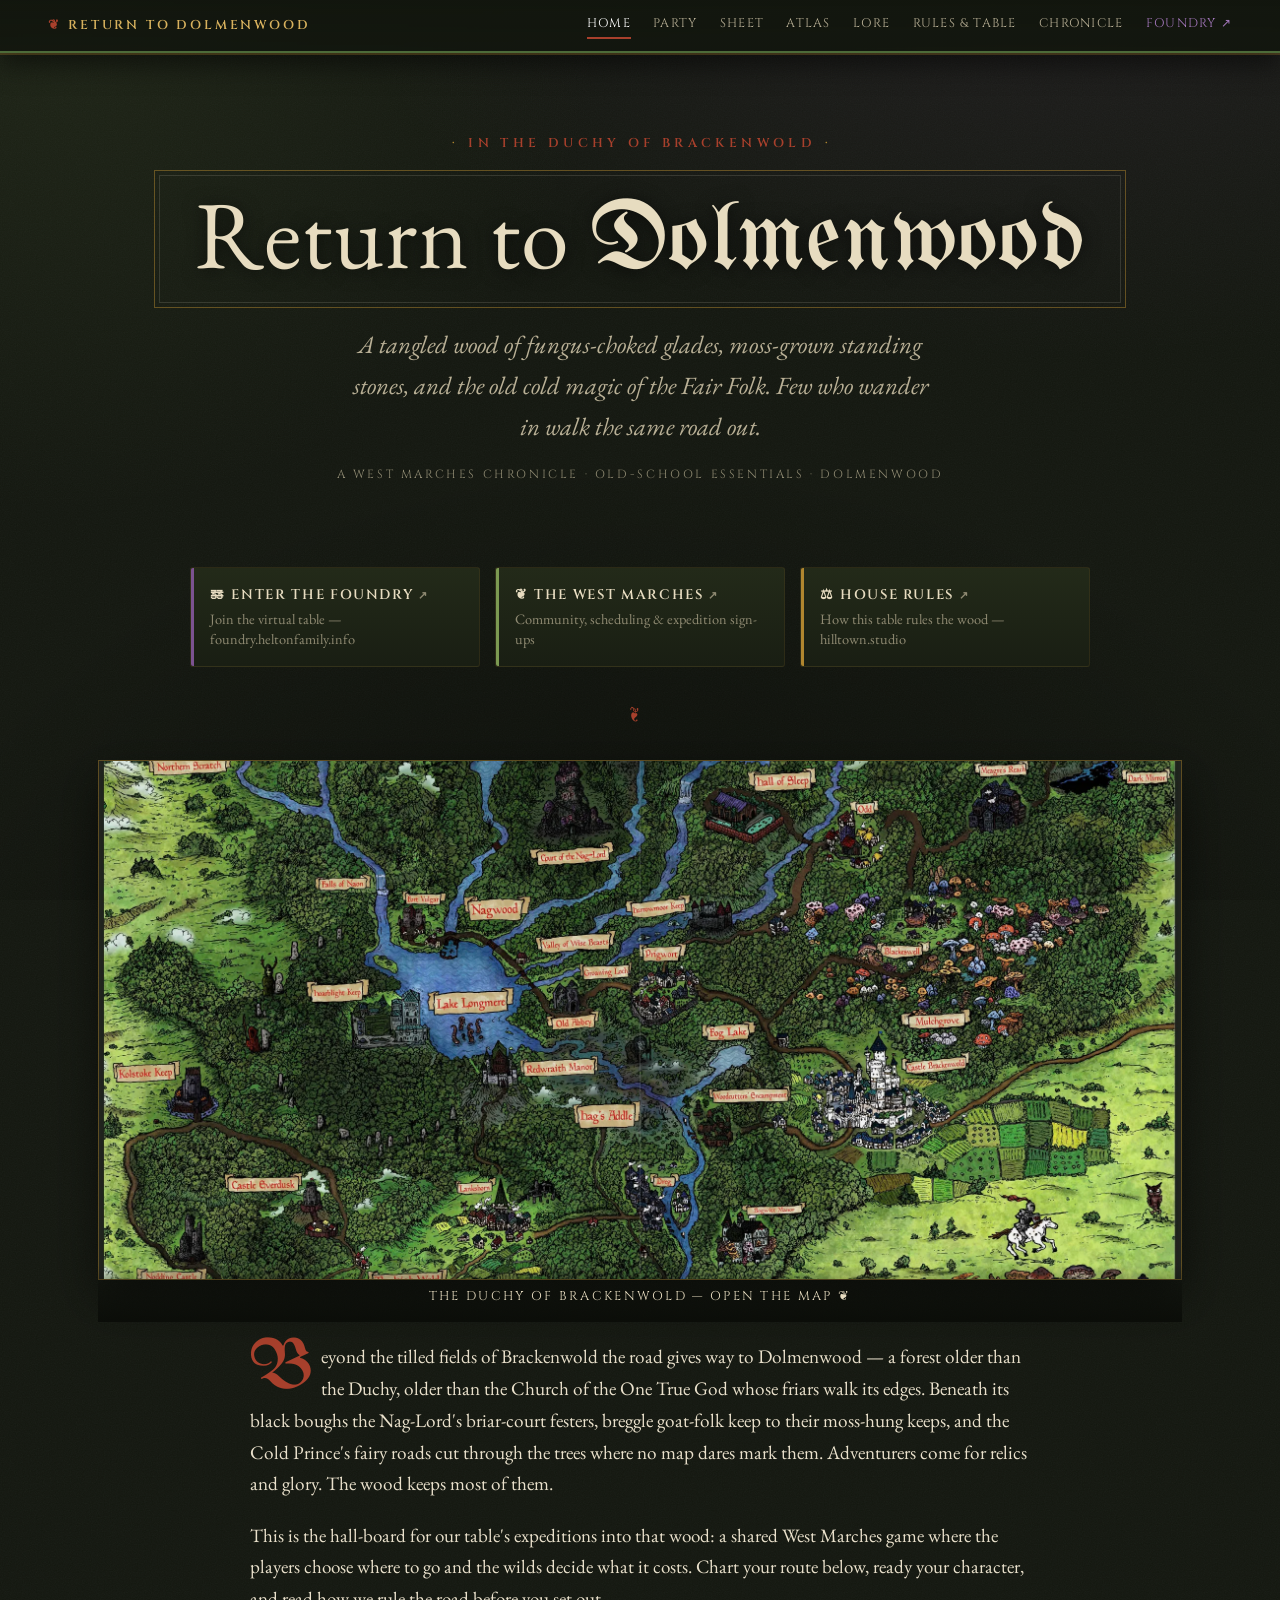
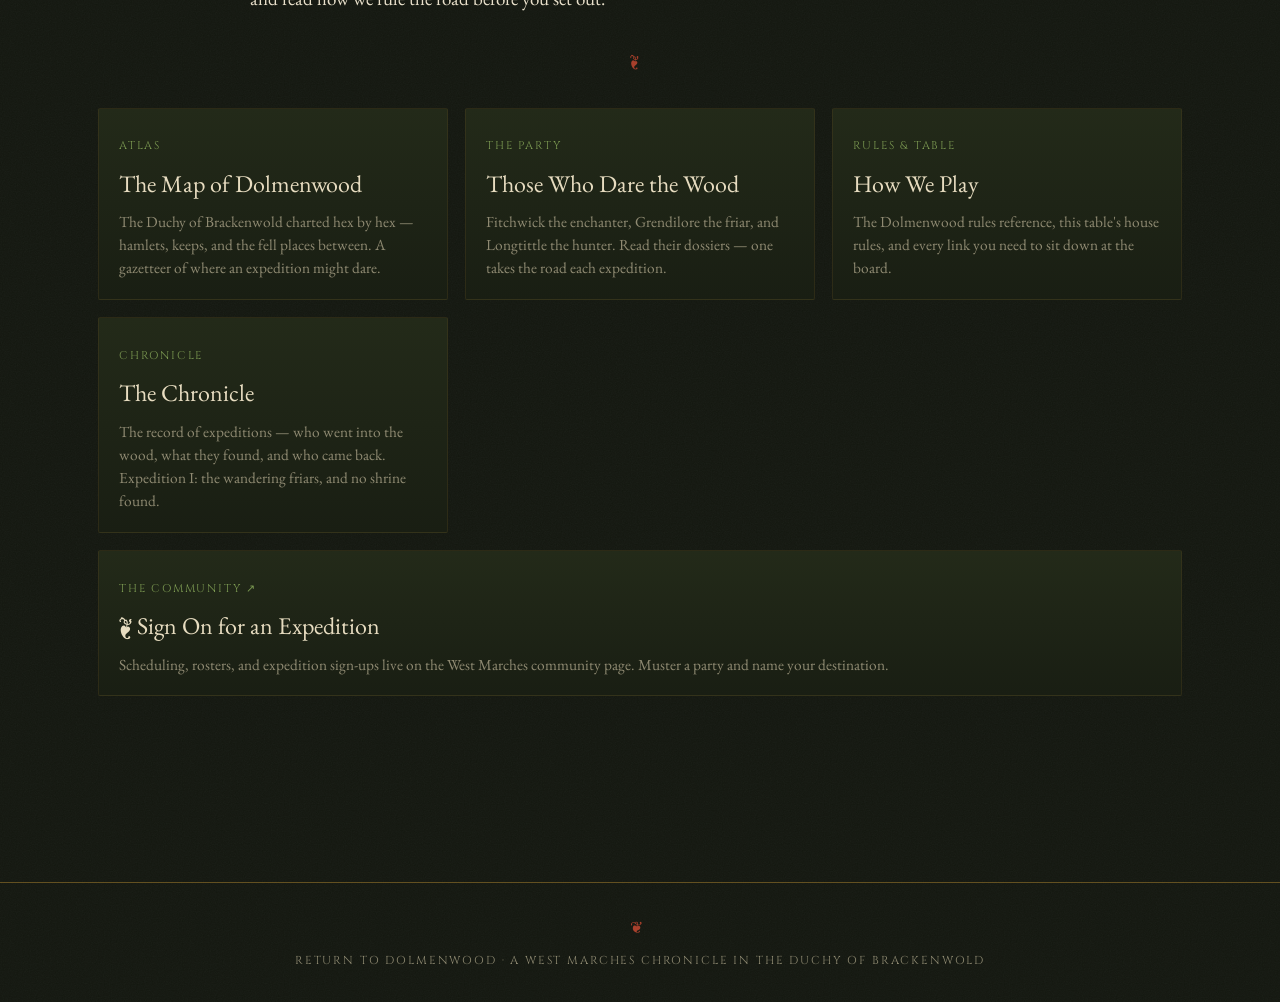
<file: index.html>
<!DOCTYPE html>
<html lang="en">
<head>
<meta charset="UTF-8">
<meta name="viewport" content="width=device-width, initial-scale=1.0">
<link rel="icon" href="assets/favicon.svg" type="image/svg+xml">
<title>Return to Dolmenwood</title>
<meta name="description" content="A West Marches chronicle in the Duchy of Brackenwold — the tangled, gloom-hung wilds of Dolmenwood. The table of Fitchwick, Grendilore, Longtittle, and company.">
<link rel="preconnect" href="https://fonts.googleapis.com"><link rel="preconnect" href="https://fonts.gstatic.com" crossorigin>
<link href="https://fonts.googleapis.com/css2?family=Cinzel:wght@400;500;600&family=EB+Garamond:ital,wght@0,400;0,500;0,600;1,400;1,500&family=IM+Fell+English:ital@0;1&family=UnifrakturMaguntia&display=swap" rel="stylesheet">
<link rel="stylesheet" href="dolmenwood.css">
</head>
<body>
<nav class="topnav"><span class="brand">Return to Dolmenwood</span><a href="index.html" class="active">Home</a><a href="character/index.html">Party</a><a href="play/index.html">Sheet</a><a href="atlas/index.html">Atlas</a><a href="lore/index.html">Lore</a><a href="rules/index.html">Rules &amp; Table</a><a href="chronicle/index.html">Chronicle</a><a href="https://foundry.heltonfamily.info/join" class="ext" target="_blank" rel="noopener">Foundry ↗</a></nav>
<div class="wrap">

<header class="masthead">
<div class="eyebrow">In the Duchy of Brackenwold</div>
<div class="cartouche"><h1>Return to <span class="bl">Dolmenwood</span></h1></div>
<p class="sub">A tangled wood of fungus-choked glades, moss-grown standing stones, and the old cold magic of the Fair Folk. Few who wander in walk the same road out.</p>
<p class="kicker">A West Marches Chronicle · Old-School Essentials · Dolmenwood</p>
</header>

<!-- prominent external links -->
<div class="join">
  <a class="foundry" href="https://foundry.heltonfamily.info/join" target="_blank" rel="noopener">
    <span class="jt"><span class="ico">🜓</span>Enter the Foundry</span>
    <span class="jd">Join the virtual table — foundry.heltonfamily.info</span>
  </a>
  <a class="marches" href="https://www.westmarches.games/communities/return-to-dolmenwood" target="_blank" rel="noopener">
    <span class="jt"><span class="ico">❦</span>The West Marches</span>
    <span class="jd">Community, scheduling &amp; expedition sign-ups</span>
  </a>
  <a class="rules" href="https://www.hilltown.studio/gdw/index.html#house-rules" target="_blank" rel="noopener">
    <span class="jt"><span class="ico">⚖</span>House Rules</span>
    <span class="jd">How this table rules the wood — hilltown.studio</span>
  </a>
</div>

<div class="flourish"></div>

<a class="hero-link" href="atlas/index.html">
  <img class="hero-img" src="assets/dolmenwood-map.webp" alt="Map of Dolmenwood in the Duchy of Brackenwold" title="Open the map of Dolmenwood">
  <span class="hero-cap">The Duchy of Brackenwold — open the map ❦</span>
</a>

<div class="col">
<p class="lede">Beyond the tilled fields of Brackenwold the road gives way to Dolmenwood — a forest older than the Duchy, older than the Church of the One True God whose friars walk its edges. Beneath its black boughs the Nag-Lord's briar-court festers, breggle goat-folk keep to their moss-hung keeps, and the Cold Prince's fairy roads cut through the trees where no map dares mark them. Adventurers come for relics and glory. The wood keeps most of them.</p>
<p>This is the hall-board for our table's expeditions into that wood: a shared West Marches game where the players choose where to go and the wilds decide what it costs. Chart your route below, ready your character, and read how we rule the road before you set out.</p>
</div>

<div class="flourish"></div>

<div class="grid">
<a class="card" href="atlas/index.html"><span class="cat">Atlas</span><h3>The Map of Dolmenwood</h3><p>The Duchy of Brackenwold charted hex by hex — hamlets, keeps, and the fell places between. A gazetteer of where an expedition might dare.</p></a>
<a class="card" href="character/index.html"><span class="cat">The Party</span><h3>Those Who Dare the Wood</h3><p>Fitchwick the enchanter, Grendilore the friar, and Longtittle the hunter. Read their dossiers — one takes the road each expedition.</p></a>
<a class="card" href="rules/index.html"><span class="cat">Rules &amp; Table</span><h3>How We Play</h3><p>The Dolmenwood rules reference, this table's house rules, and every link you need to sit down at the board.</p></a>
<a class="card" href="chronicle/index.html"><span class="cat">Chronicle</span><h3>The Chronicle</h3><p>The record of expeditions — who went into the wood, what they found, and who came back. Expedition I: the wandering friars, and no shrine found.</p></a>
<a class="card" href="https://www.westmarches.games/communities/return-to-dolmenwood" target="_blank" rel="noopener" style="grid-column:1/-1"><span class="cat">The Community ↗</span><h3>❦ Sign On for an Expedition</h3><p>Scheduling, rosters, and expedition sign-ups live on the West Marches community page. Muster a party and name your destination.</p></a>
</div>

</div>
<footer class="foot"><span class="mark">❦</span>Return to Dolmenwood · A West Marches Chronicle in the Duchy of Brackenwold</footer>
</body>
</html>
</file>
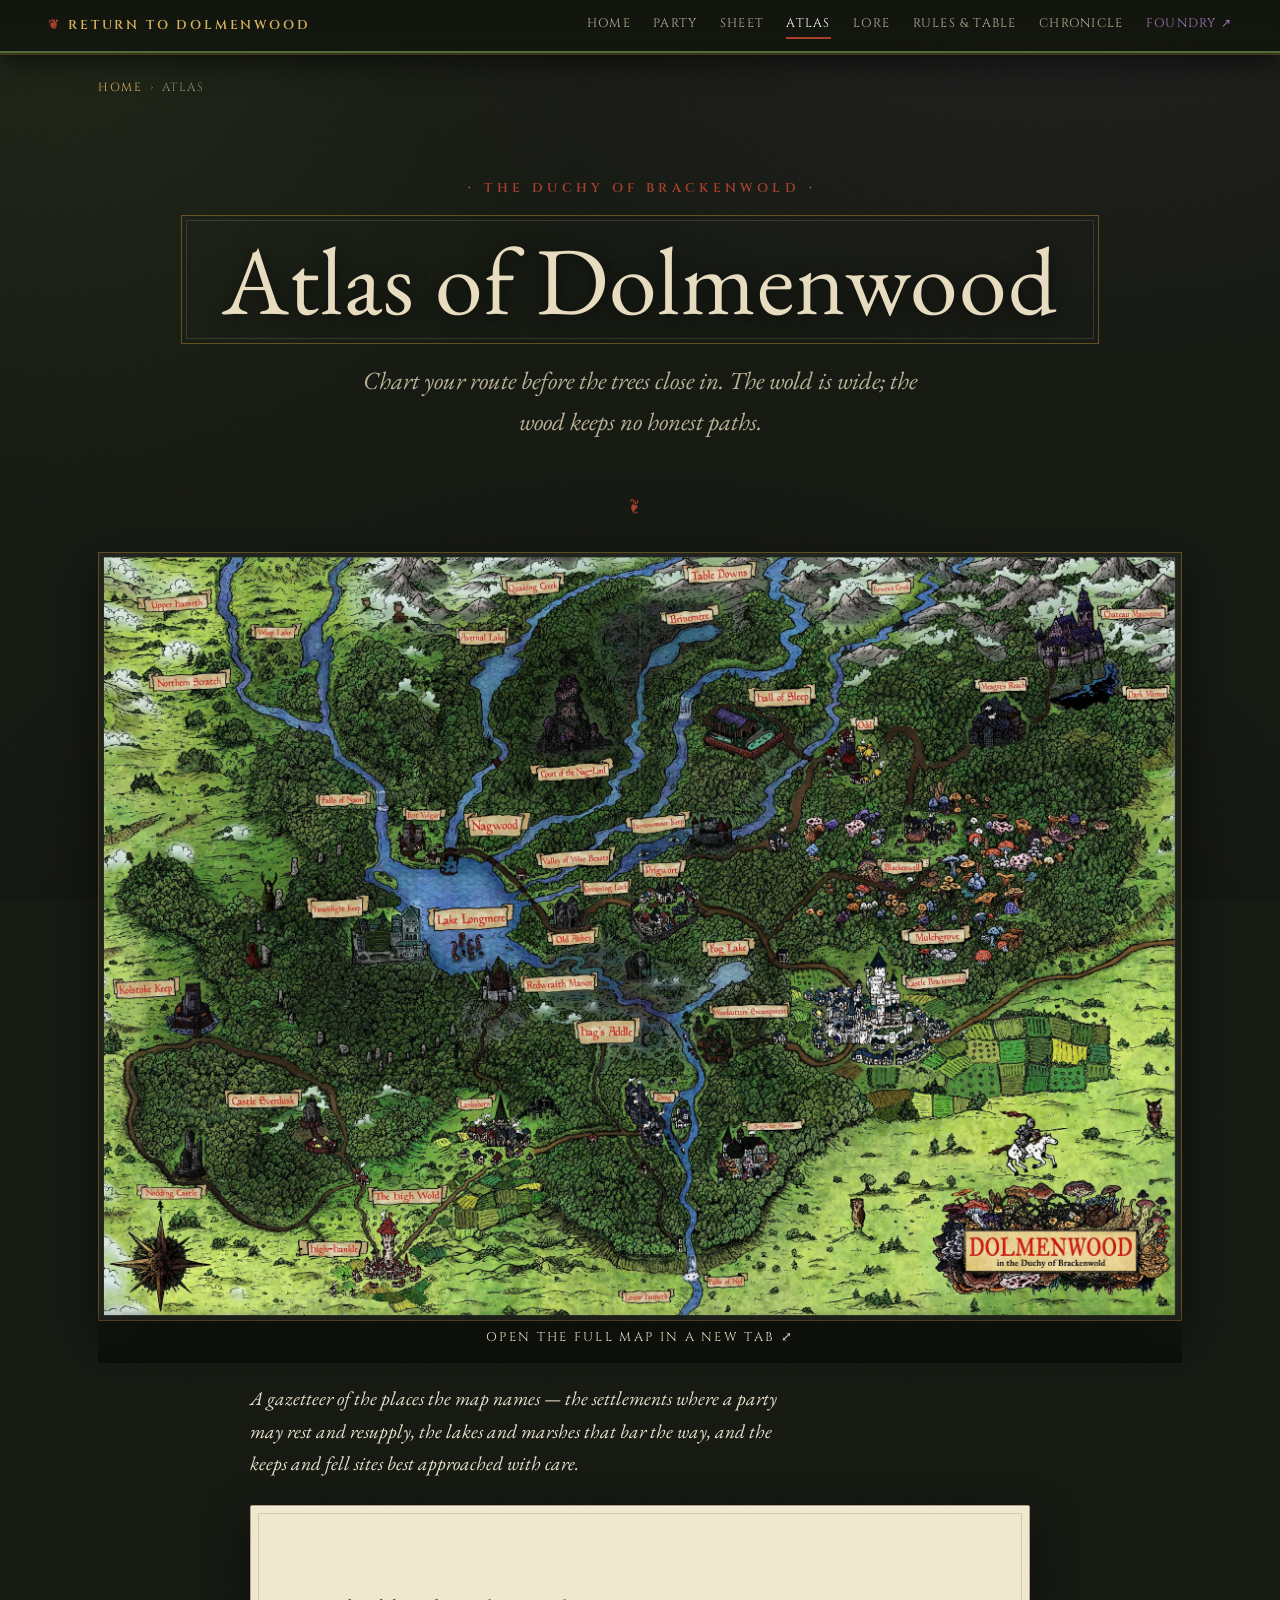
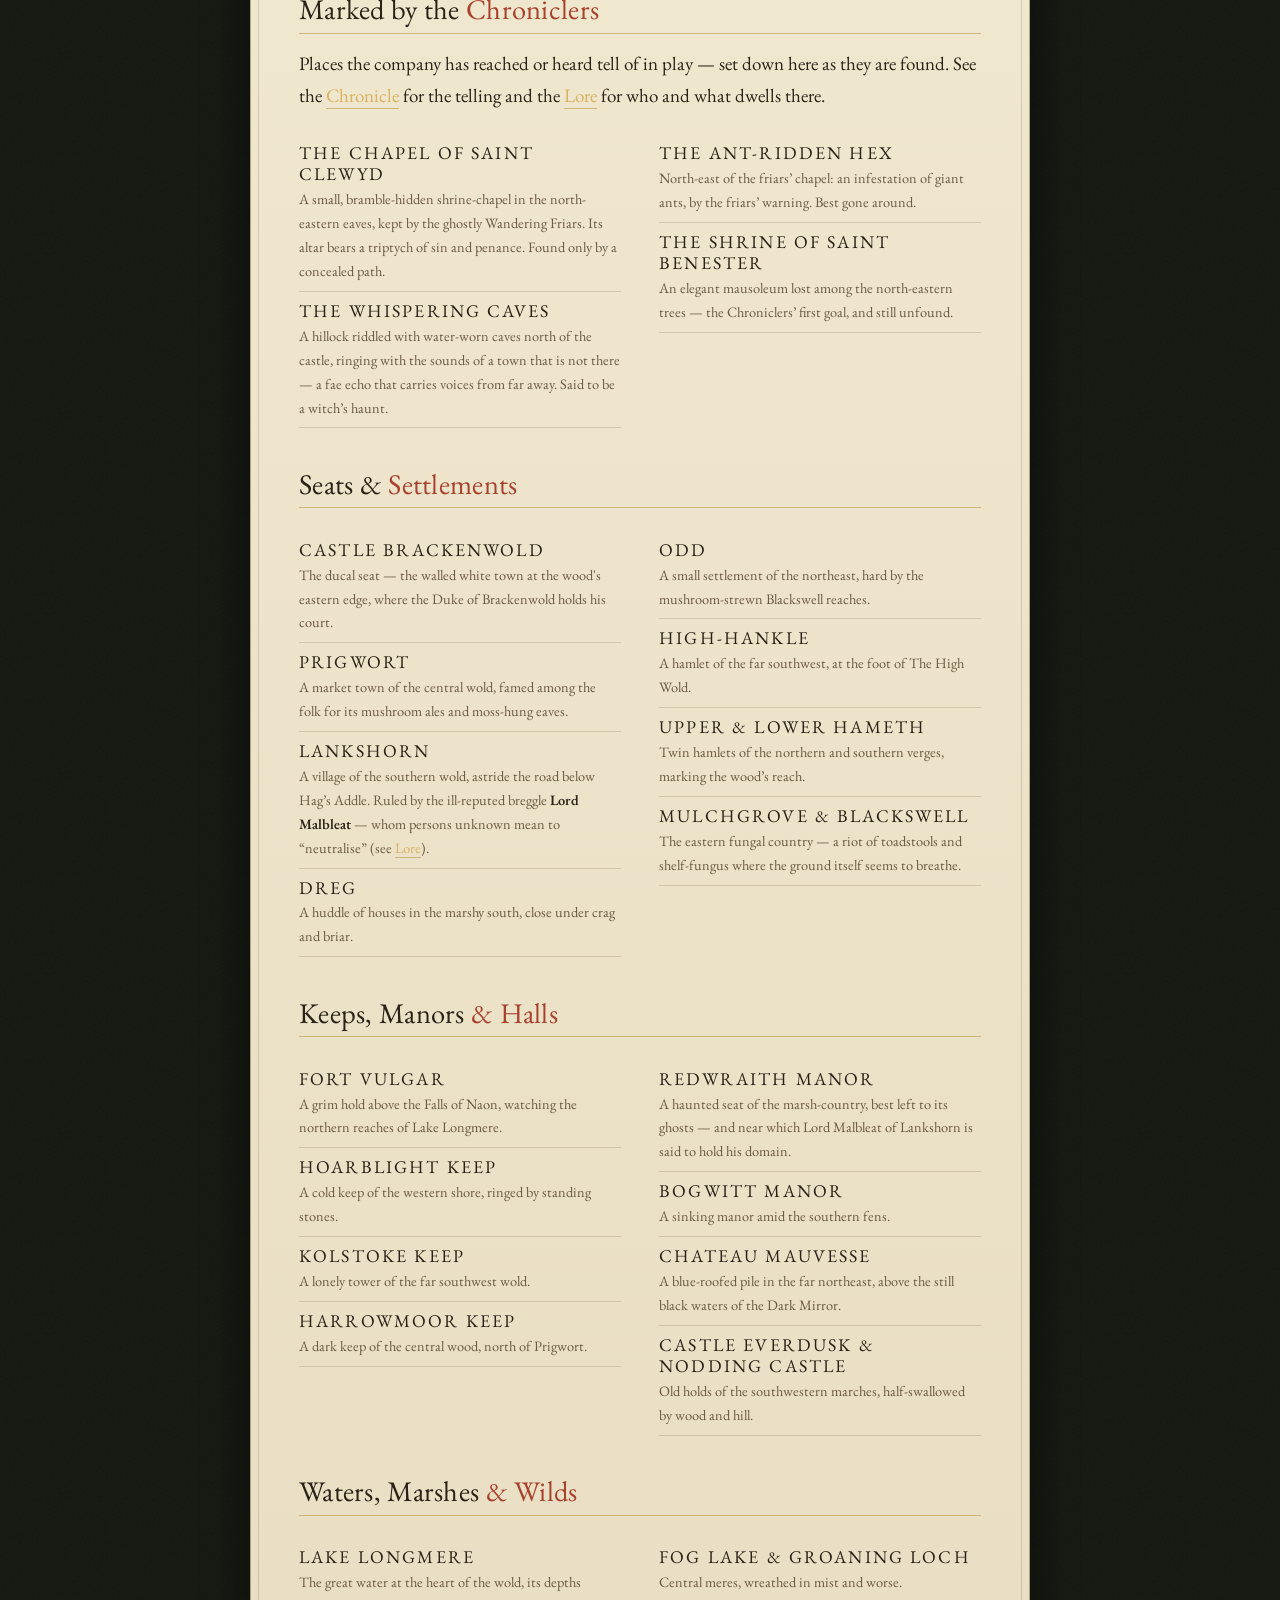
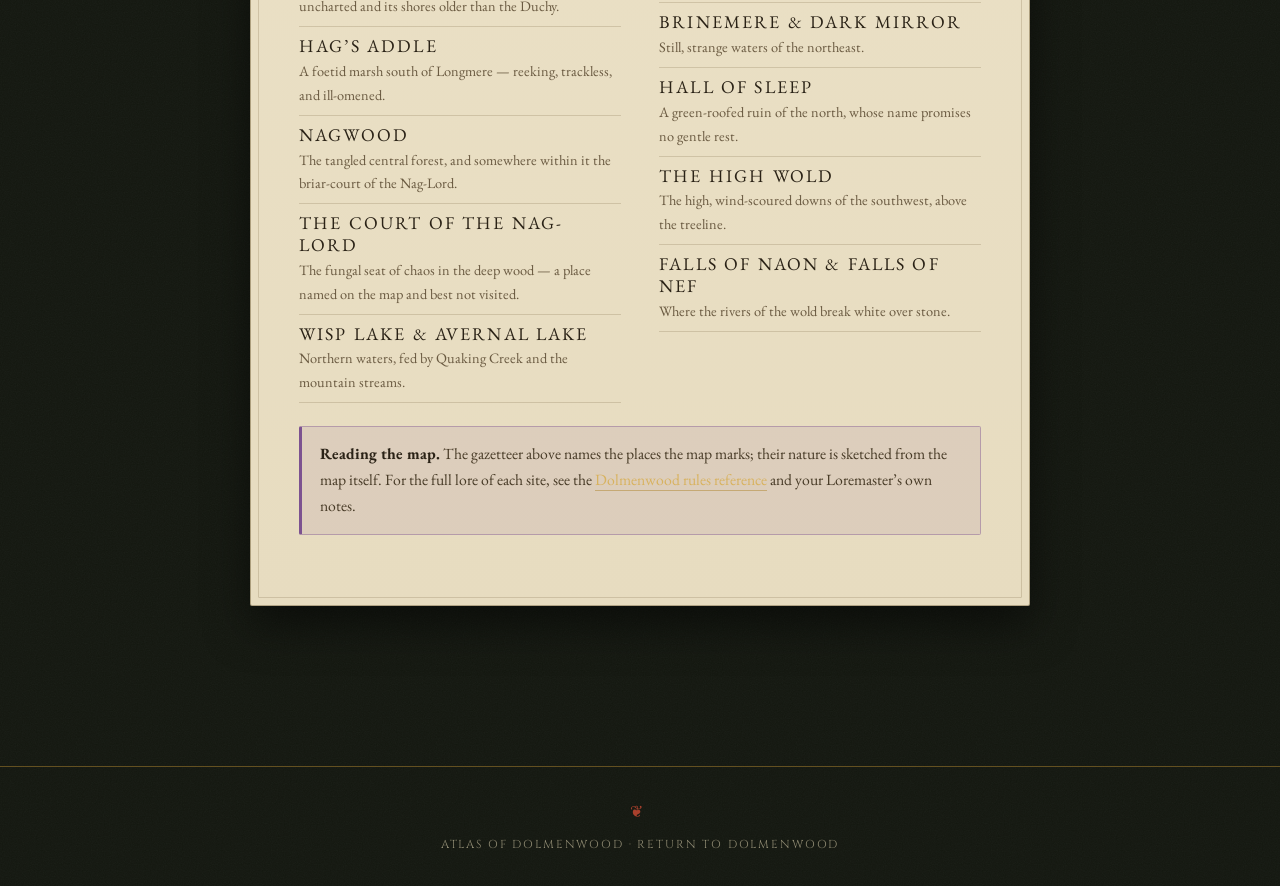
<file: atlas/index.html>
<!DOCTYPE html>
<html lang="en">
<head>
<meta charset="UTF-8">
<meta name="viewport" content="width=device-width, initial-scale=1.0">
<link rel="icon" href="../assets/favicon.svg" type="image/svg+xml">
<title>Atlas of Dolmenwood · Return to Dolmenwood</title>
<meta name="description" content="The Duchy of Brackenwold charted — a gazetteer of the hamlets, keeps, lakes, and fell places of Dolmenwood.">
<link rel="preconnect" href="https://fonts.googleapis.com"><link rel="preconnect" href="https://fonts.gstatic.com" crossorigin>
<link href="https://fonts.googleapis.com/css2?family=Cinzel:wght@400;500;600&family=EB+Garamond:ital,wght@0,400;0,500;0,600;1,400;1,500&family=IM+Fell+English:ital@0;1&family=UnifrakturMaguntia&display=swap" rel="stylesheet">
<link rel="stylesheet" href="../dolmenwood.css">
</head>
<body>
<nav class="topnav"><span class="brand">Return to Dolmenwood</span><a href="../index.html">Home</a><a href="../character/index.html">Party</a><a href="../play/index.html">Sheet</a><a href="index.html" class="active">Atlas</a><a href="../lore/index.html">Lore</a><a href="../rules/index.html">Rules &amp; Table</a><a href="../chronicle/index.html">Chronicle</a><a href="https://foundry.heltonfamily.info/join" class="ext" target="_blank" rel="noopener">Foundry ↗</a></nav>
<div class="wrap">

<p class="crumb"><a href="../index.html">Home</a><span class="sep">›</span>Atlas</p>

<header class="masthead" style="padding-bottom:1rem">
<div class="eyebrow">The Duchy of Brackenwold</div>
<div class="cartouche"><h1>Atlas of Dolmenwood</h1></div>
<p class="sub">Chart your route before the trees close in. The wold is wide; the wood keeps no honest paths.</p>
</header>

<div class="flourish"></div>

<a class="hero-link" href="../assets/dolmenwood-map.webp" target="_blank" rel="noopener">
  <img class="hero-img" style="max-height:none" src="../assets/dolmenwood-map.webp" alt="Full map of Dolmenwood in the Duchy of Brackenwold">
  <span class="hero-cap">Open the full map in a new tab ⤢</span>
</a>

<div class="col">
<p class="intro">A gazetteer of the places the map names — the settlements where a party may rest and resupply, the lakes and marshes that bar the way, and the keeps and fell sites best approached with care.</p>

<div class="panel" style="margin-top:1.6rem">
<article>

<h2>Marked by the <span class="k">Chroniclers</span></h2>
<p>Places the company has reached or heard tell of in play — set down here as they are found. See the <a href="../chronicle/index.html">Chronicle</a> for the telling and the <a href="../lore/index.html">Lore</a> for who and what dwells there.</p>
<div class="gaz">
  <div class="g"><h4>The Chapel of Saint Clewyd</h4><p>A small, bramble-hidden shrine-chapel in the north-eastern eaves, kept by the ghostly Wandering Friars. Its altar bears a triptych of sin and penance. Found only by a concealed path.</p></div>
  <div class="g"><h4>The Whispering Caves</h4><p>A hillock riddled with water-worn caves north of the castle, ringing with the sounds of a town that is not there — a fae echo that carries voices from far away. Said to be a witch&rsquo;s haunt.</p></div>
  <div class="g"><h4>The Ant-Ridden Hex</h4><p>North-east of the friars&rsquo; chapel: an infestation of giant ants, by the friars&rsquo; warning. Best gone around.</p></div>
  <div class="g"><h4>The Shrine of Saint Benester</h4><p>An elegant mausoleum lost among the north-eastern trees — the Chroniclers&rsquo; first goal, and still unfound.</p></div>
</div>

<h2>Seats &amp; <span class="k">Settlements</span></h2>
<div class="gaz">
  <div class="g"><h4>Castle Brackenwold</h4><p>The ducal seat — the walled white town at the wood's eastern edge, where the Duke of Brackenwold holds his court.</p></div>
  <div class="g"><h4>Prigwort</h4><p>A market town of the central wold, famed among the folk for its mushroom ales and moss-hung eaves.</p></div>
  <div class="g"><h4>Lankshorn</h4><p>A village of the southern wold, astride the road below Hag&rsquo;s Addle. Ruled by the ill-reputed breggle <strong>Lord Malbleat</strong> — whom persons unknown mean to &ldquo;neutralise&rdquo; (see <a href="../lore/index.html">Lore</a>).</p></div>
  <div class="g"><h4>Dreg</h4><p>A huddle of houses in the marshy south, close under crag and briar.</p></div>
  <div class="g"><h4>Odd</h4><p>A small settlement of the northeast, hard by the mushroom-strewn Blackswell reaches.</p></div>
  <div class="g"><h4>High-Hankle</h4><p>A hamlet of the far southwest, at the foot of The High Wold.</p></div>
  <div class="g"><h4>Upper &amp; Lower Hameth</h4><p>Twin hamlets of the northern and southern verges, marking the wood&rsquo;s reach.</p></div>
  <div class="g"><h4>Mulchgrove &amp; Blackswell</h4><p>The eastern fungal country — a riot of toadstools and shelf-fungus where the ground itself seems to breathe.</p></div>
</div>

<h2>Keeps, Manors <span class="k">&amp; Halls</span></h2>
<div class="gaz">
  <div class="g"><h4>Fort Vulgar</h4><p>A grim hold above the Falls of Naon, watching the northern reaches of Lake Longmere.</p></div>
  <div class="g"><h4>Hoarblight Keep</h4><p>A cold keep of the western shore, ringed by standing stones.</p></div>
  <div class="g"><h4>Kolstoke Keep</h4><p>A lonely tower of the far southwest wold.</p></div>
  <div class="g"><h4>Harrowmoor Keep</h4><p>A dark keep of the central wood, north of Prigwort.</p></div>
  <div class="g"><h4>Redwraith Manor</h4><p>A haunted seat of the marsh-country, best left to its ghosts — and near which Lord Malbleat of Lankshorn is said to hold his domain.</p></div>
  <div class="g"><h4>Bogwitt Manor</h4><p>A sinking manor amid the southern fens.</p></div>
  <div class="g"><h4>Chateau Mauvesse</h4><p>A blue-roofed pile in the far northeast, above the still black waters of the Dark Mirror.</p></div>
  <div class="g"><h4>Castle Everdusk &amp; Nodding Castle</h4><p>Old holds of the southwestern marches, half-swallowed by wood and hill.</p></div>
</div>

<h2>Waters, Marshes <span class="k">&amp; Wilds</span></h2>
<div class="gaz">
  <div class="g"><h4>Lake Longmere</h4><p>The great water at the heart of the wold, its depths uncharted and its shores older than the Duchy.</p></div>
  <div class="g"><h4>Hag&rsquo;s Addle</h4><p>A foetid marsh south of Longmere — reeking, trackless, and ill-omened.</p></div>
  <div class="g"><h4>Nagwood</h4><p>The tangled central forest, and somewhere within it the briar-court of the Nag-Lord.</p></div>
  <div class="g"><h4>The Court of the Nag-Lord</h4><p>The fungal seat of chaos in the deep wood — a place named on the map and best not visited.</p></div>
  <div class="g"><h4>Wisp Lake &amp; Avernal Lake</h4><p>Northern waters, fed by Quaking Creek and the mountain streams.</p></div>
  <div class="g"><h4>Fog Lake &amp; Groaning Loch</h4><p>Central meres, wreathed in mist and worse.</p></div>
  <div class="g"><h4>Brinemere &amp; Dark Mirror</h4><p>Still, strange waters of the northeast.</p></div>
  <div class="g"><h4>Hall of Sleep</h4><p>A green-roofed ruin of the north, whose name promises no gentle rest.</p></div>
  <div class="g"><h4>The High Wold</h4><p>The high, wind-scoured downs of the southwest, above the treeline.</p></div>
  <div class="g"><h4>Falls of Naon &amp; Falls of Nef</h4><p>Where the rivers of the wold break white over stone.</p></div>
</div>

<div class="notice"><b>Reading the map.</b> The gazetteer above names the places the map marks; their nature is sketched from the map itself. For the full lore of each site, see the <a href="../rules/index.html">Dolmenwood rules reference</a> and your Loremaster&rsquo;s own notes.</div>

</article>
</div>
</div>

</div>
<footer class="foot"><span class="mark">❦</span>Atlas of Dolmenwood · Return to Dolmenwood</footer>
</body>
</html>
</file>
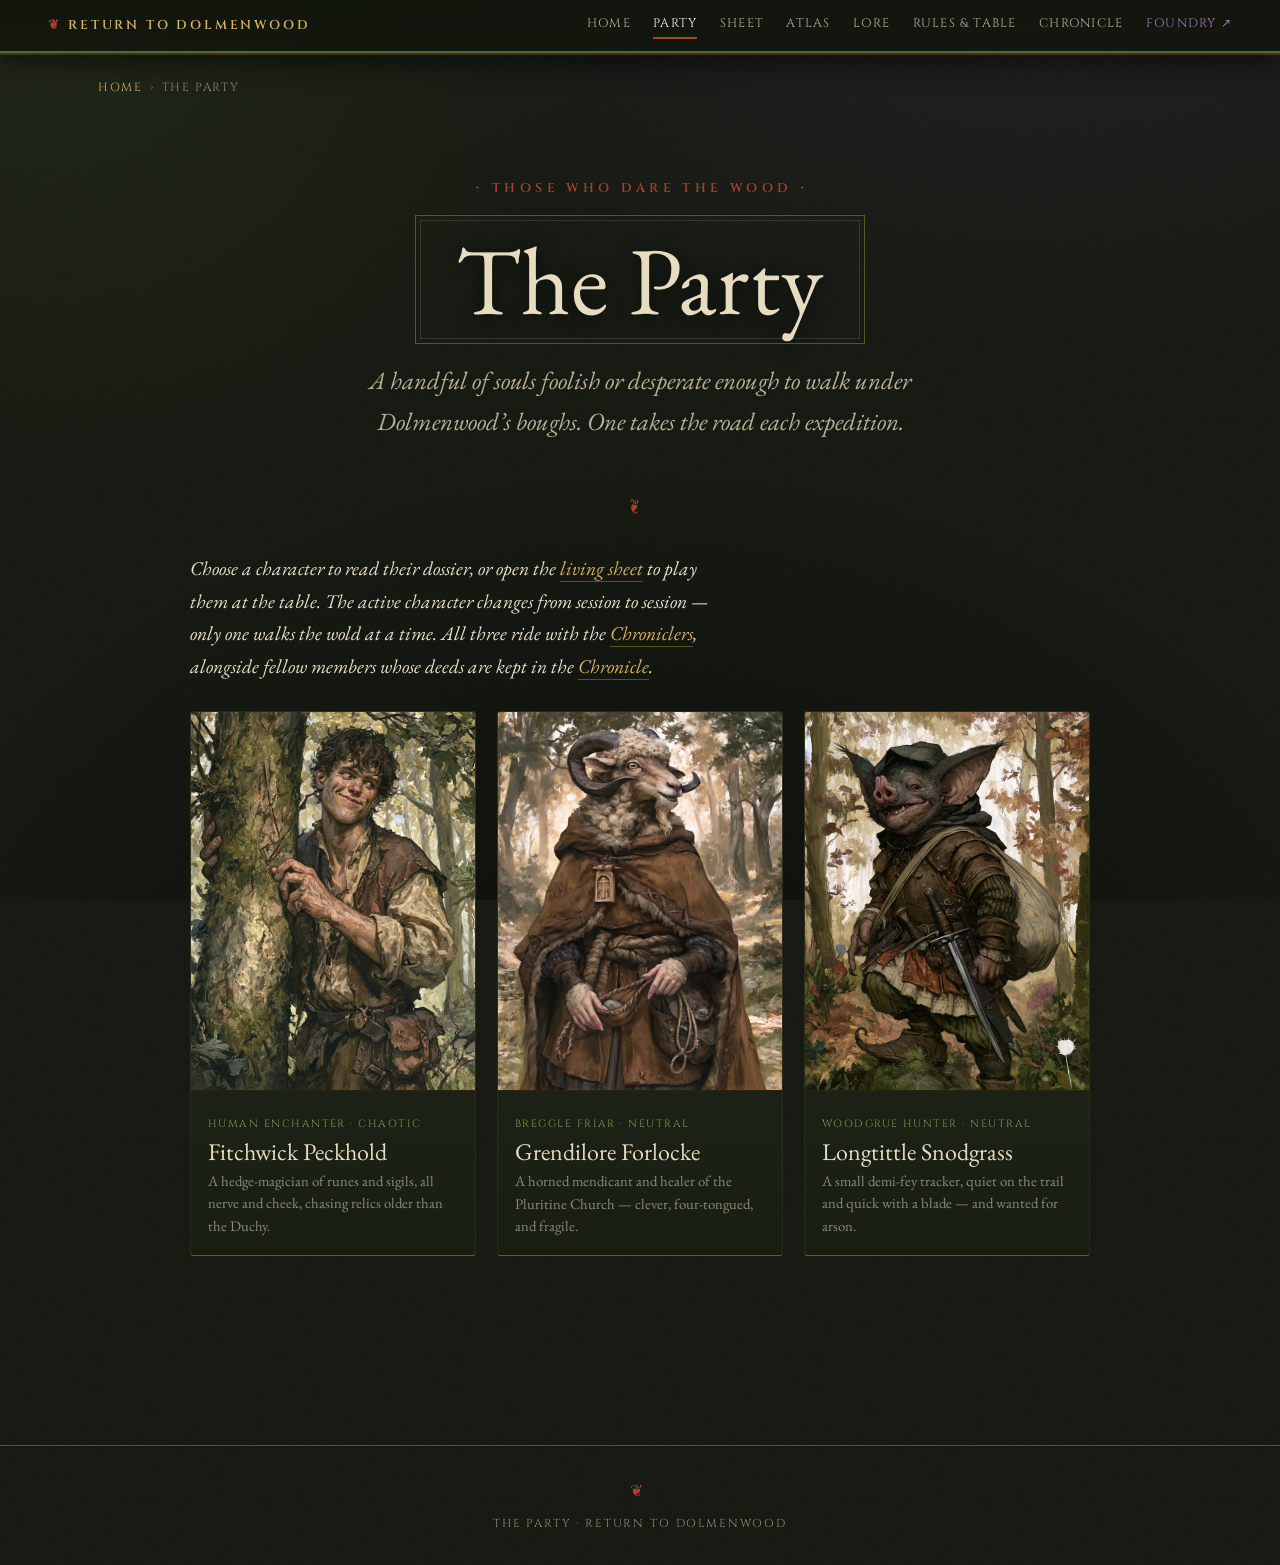
<file: character/index.html>
<!DOCTYPE html>
<html lang="en">
<head>
<meta charset="UTF-8">
<meta name="viewport" content="width=device-width, initial-scale=1.0">
<link rel="icon" href="../assets/favicon.svg" type="image/svg+xml">
<title>The Party · Return to Dolmenwood</title>
<meta name="description" content="The adventurers of Return to Dolmenwood — Fitchwick Peckhold, Grendilore Forlocke, and Longtittle Snodgrass. One takes the road each expedition.">
<link rel="preconnect" href="https://fonts.googleapis.com"><link rel="preconnect" href="https://fonts.gstatic.com" crossorigin>
<link href="https://fonts.googleapis.com/css2?family=Cinzel:wght@400;500;600&family=EB+Garamond:ital,wght@0,400;0,500;0,600;1,400;1,500&family=IM+Fell+English:ital@0;1&family=UnifrakturMaguntia&display=swap" rel="stylesheet">
<link rel="stylesheet" href="../dolmenwood.css">
</head>
<body>
<nav class="topnav"><span class="brand">Return to Dolmenwood</span><a href="../index.html">Home</a><a href="index.html" class="active">Party</a><a href="../play/index.html">Sheet</a><a href="../atlas/index.html">Atlas</a><a href="../lore/index.html">Lore</a><a href="../rules/index.html">Rules &amp; Table</a><a href="../chronicle/index.html">Chronicle</a><a href="https://foundry.heltonfamily.info/join" class="ext" target="_blank" rel="noopener">Foundry ↗</a></nav>
<div class="wrap">

<p class="crumb"><a href="../index.html">Home</a><span class="sep">›</span>The Party</p>

<header class="masthead" style="padding-bottom:1rem">
<div class="eyebrow">Those Who Dare the Wood</div>
<div class="cartouche"><h1>The Party</h1></div>
<p class="sub">A handful of souls foolish or desperate enough to walk under Dolmenwood&rsquo;s boughs. One takes the road each expedition.</p>
</header>

<div class="flourish"></div>

<div class="col" style="max-width:900px">
<p class="intro">Choose a character to read their dossier, or open the <a href="../play/index.html">living sheet</a> to play them at the table. The active character changes from session to session — only one walks the wold at a time. All three ride with the <a href="../lore/index.html">Chroniclers</a>, alongside fellow members whose deeds are kept in the <a href="../chronicle/index.html">Chronicle</a>.</p>

<div class="pgrid">
  <a class="pcard" href="fitchwick.html">
    <div class="pframe"><img src="../assets/fitchwick-portrait.webp" alt="Fitchwick Peckhold"></div>
    <div class="pbody">
      <span class="pcat">Human Enchanter · Chaotic</span>
      <h3 class="pname">Fitchwick Peckhold</h3>
      <p class="pdesc">A hedge-magician of runes and sigils, all nerve and cheek, chasing relics older than the Duchy.</p>
    </div>
  </a>
  <a class="pcard" href="grendilore.html">
    <div class="pframe"><img src="../assets/grendilore-portrait.webp" alt="Grendilore Forlocke"></div>
    <div class="pbody">
      <span class="pcat">Breggle Friar · Neutral</span>
      <h3 class="pname">Grendilore Forlocke</h3>
      <p class="pdesc">A horned mendicant and healer of the Pluritine Church — clever, four-tongued, and fragile.</p>
    </div>
  </a>
  <a class="pcard" href="longtittle.html">
    <div class="pframe"><img src="../assets/longtittle-portrait.webp" alt="Longtittle Snodgrass"></div>
    <div class="pbody">
      <span class="pcat">Woodgrue Hunter · Neutral</span>
      <h3 class="pname">Longtittle Snodgrass</h3>
      <p class="pdesc">A small demi-fey tracker, quiet on the trail and quick with a blade — and wanted for arson.</p>
    </div>
  </a>
</div>

</div>

</div>
<footer class="foot"><span class="mark">❦</span>The Party · Return to Dolmenwood</footer>
</body>
</html>
</file>
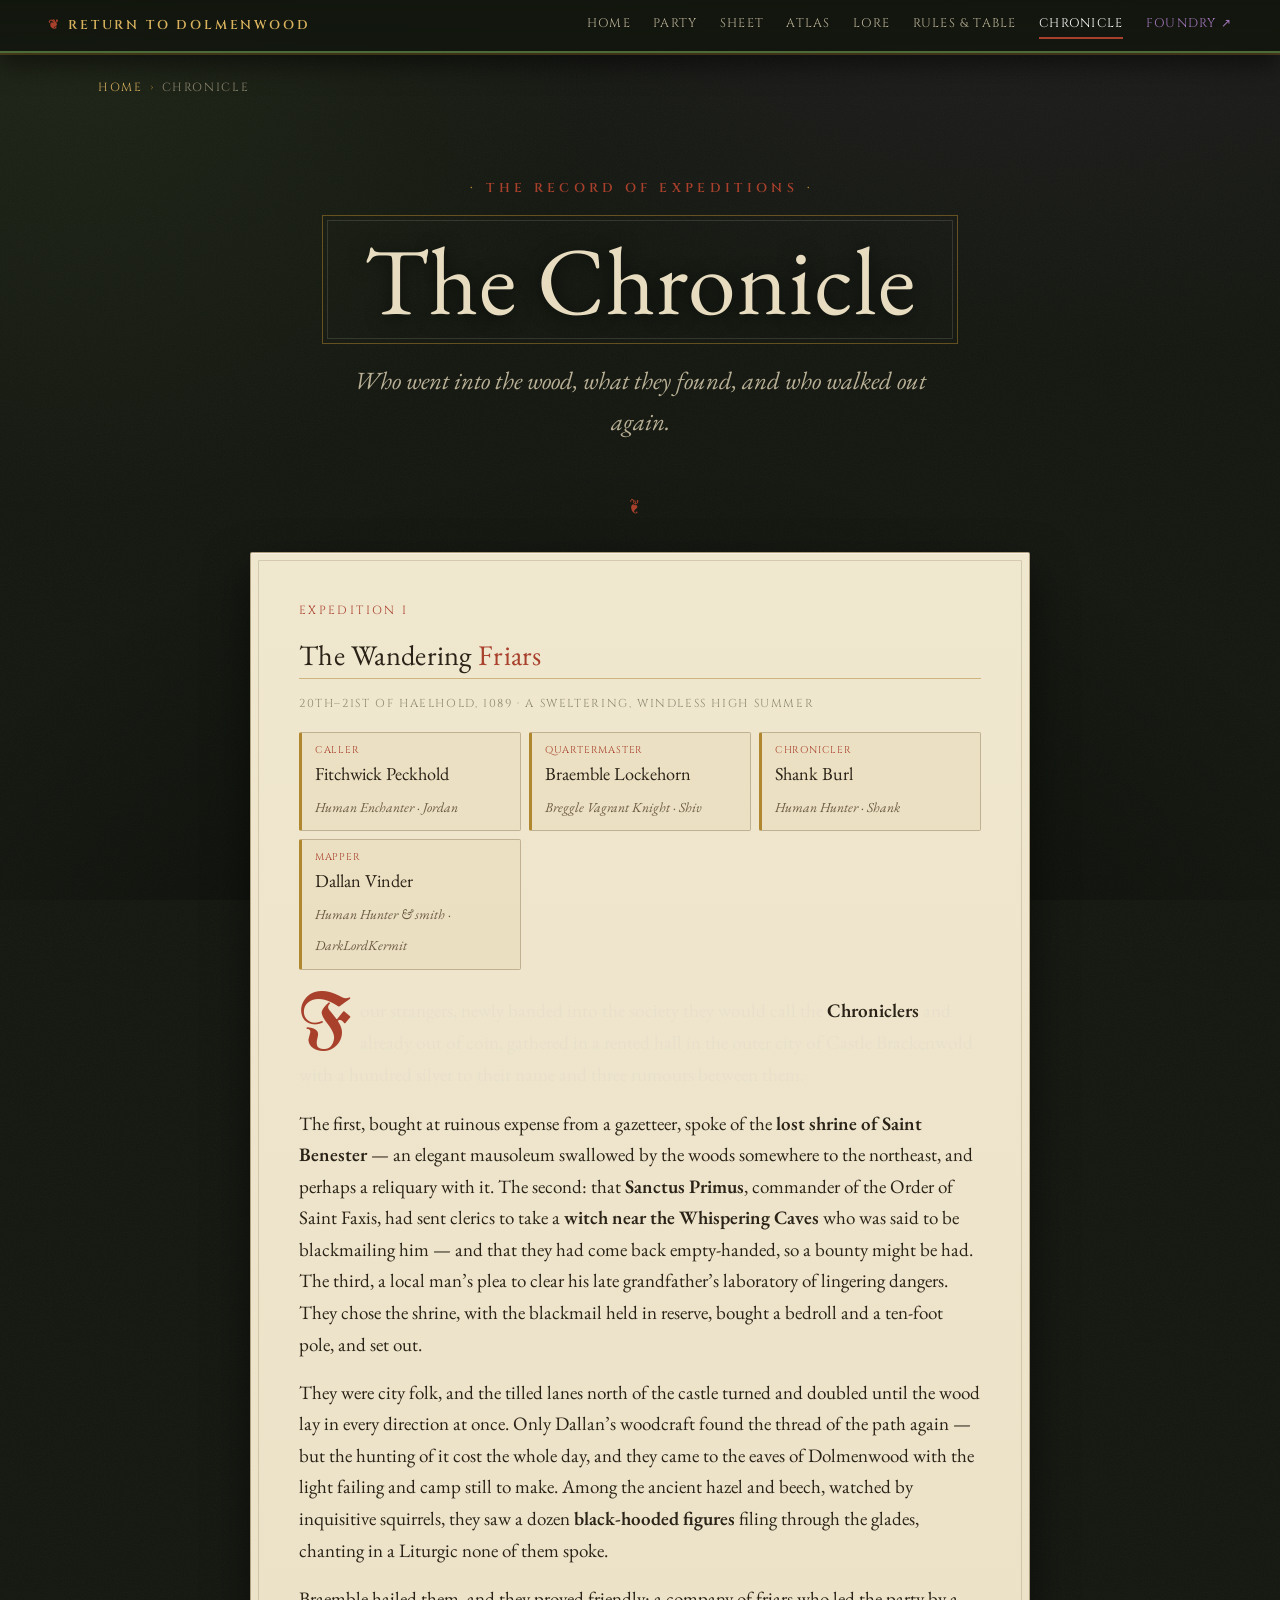
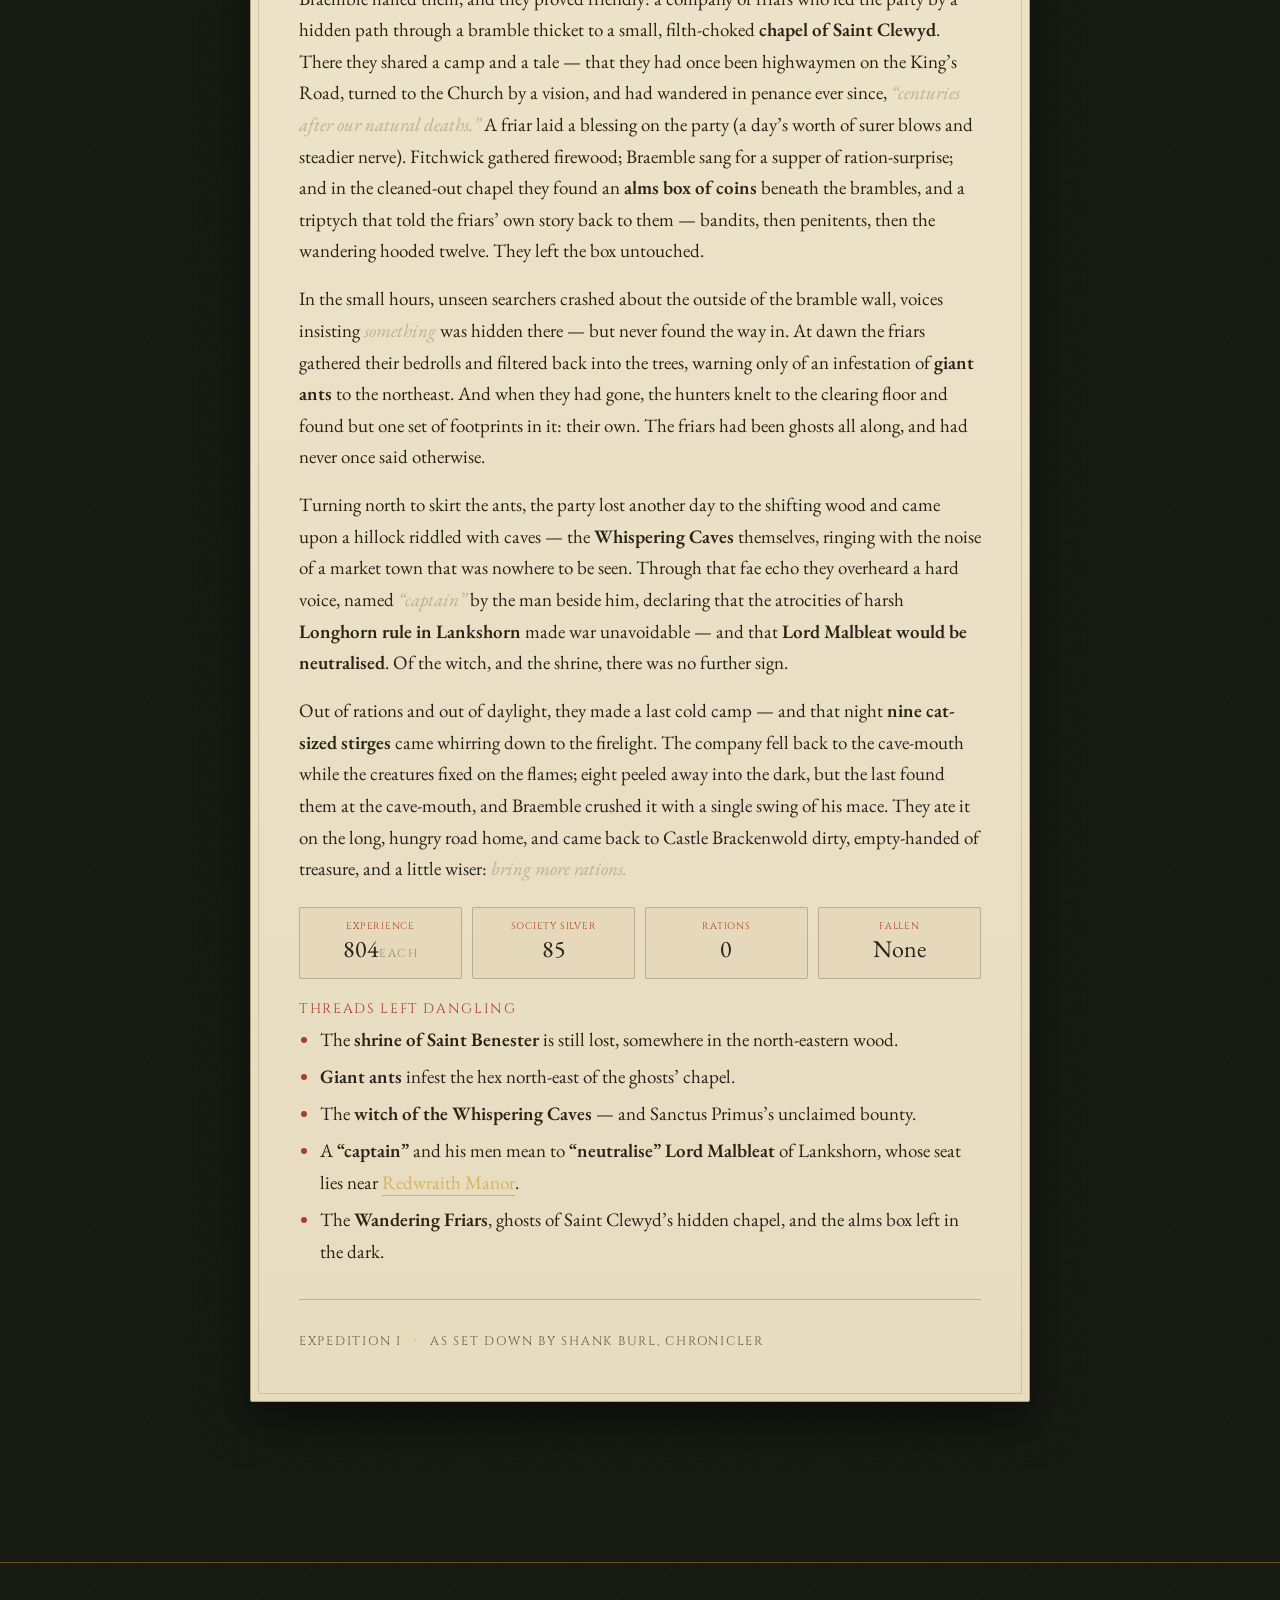
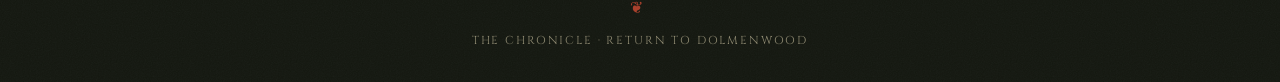
<file: chronicle/index.html>
<!DOCTYPE html>
<html lang="en">
<head>
<meta charset="UTF-8">
<meta name="viewport" content="width=device-width, initial-scale=1.0">
<link rel="icon" href="../assets/favicon.svg" type="image/svg+xml">
<title>Chronicle · Return to Dolmenwood</title>
<meta name="description" content="The record of expeditions into Dolmenwood — who went in, what they found, and who came back.">
<link rel="preconnect" href="https://fonts.googleapis.com"><link rel="preconnect" href="https://fonts.gstatic.com" crossorigin>
<link href="https://fonts.googleapis.com/css2?family=Cinzel:wght@400;500;600&family=EB+Garamond:ital,wght@0,400;0,500;0,600;1,400;1,500&family=IM+Fell+English:ital@0;1&family=UnifrakturMaguntia&display=swap" rel="stylesheet">
<link rel="stylesheet" href="../dolmenwood.css">
</head>
<body>
<nav class="topnav"><span class="brand">Return to Dolmenwood</span><a href="../index.html">Home</a><a href="../character/index.html">Party</a><a href="../play/index.html">Sheet</a><a href="../atlas/index.html">Atlas</a><a href="../lore/index.html">Lore</a><a href="../rules/index.html">Rules &amp; Table</a><a href="index.html" class="active">Chronicle</a><a href="https://foundry.heltonfamily.info/join" class="ext" target="_blank" rel="noopener">Foundry ↗</a></nav>
<div class="wrap">

<p class="crumb"><a href="../index.html">Home</a><span class="sep">›</span>Chronicle</p>

<header class="masthead" style="padding-bottom:1rem">
<div class="eyebrow">The Record of Expeditions</div>
<div class="cartouche"><h1>The Chronicle</h1></div>
<p class="sub">Who went into the wood, what they found, and who walked out again.</p>
</header>

<div class="flourish"></div>

<div class="col">
<div class="panel">
<article>

<p class="session-no">Expedition I</p>
<h2 style="margin-top:0.2rem">The Wandering <span class="k">Friars</span></h2>
<p class="session-date">20th–21st of Haelhold, 1089 · a sweltering, windless high summer</p>

<div class="roster">
  <div class="rmb"><span class="rl">Caller</span><span class="nm">Fitchwick Peckhold</span><br><span class="pl">Human Enchanter · Jordan</span></div>
  <div class="rmb"><span class="rl">Quartermaster</span><span class="nm">Braemble Lockehorn</span><br><span class="pl">Breggle Vagrant Knight · Shiv</span></div>
  <div class="rmb"><span class="rl">Chronicler</span><span class="nm">Shank Burl</span><br><span class="pl">Human Hunter · Shank</span></div>
  <div class="rmb"><span class="rl">Mapper</span><span class="nm">Dallan Vinder</span><br><span class="pl">Human Hunter &amp; smith · DarkLordKermit</span></div>
</div>

<p class="lede">Four strangers, newly banded into the society they would call the <strong>Chroniclers</strong> and already out of coin, gathered in a rented hall in the outer city of Castle Brackenwold with a hundred silver to their name and three rumours between them.</p>

<p>The first, bought at ruinous expense from a gazetteer, spoke of the <strong>lost shrine of Saint Benester</strong> — an elegant mausoleum swallowed by the woods somewhere to the northeast, and perhaps a reliquary with it. The second: that <strong>Sanctus Primus</strong>, commander of the Order of Saint Faxis, had sent clerics to take a <strong>witch near the Whispering Caves</strong> who was said to be blackmailing him — and that they had come back empty-handed, so a bounty might be had. The third, a local man&rsquo;s plea to clear his late grandfather&rsquo;s laboratory of lingering dangers. They chose the shrine, with the blackmail held in reserve, bought a bedroll and a ten-foot pole, and set out.</p>

<p>They were city folk, and the tilled lanes north of the castle turned and doubled until the wood lay in every direction at once. Only Dallan&rsquo;s woodcraft found the thread of the path again — but the hunting of it cost the whole day, and they came to the eaves of Dolmenwood with the light failing and camp still to make. Among the ancient hazel and beech, watched by inquisitive squirrels, they saw a dozen <strong>black-hooded figures</strong> filing through the glades, chanting in a Liturgic none of them spoke.</p>

<p>Braemble hailed them, and they proved friendly: a company of friars who led the party by a hidden path through a bramble thicket to a small, filth-choked <strong>chapel of Saint Clewyd</strong>. There they shared a camp and a tale — that they had once been highwaymen on the King&rsquo;s Road, turned to the Church by a vision, and had wandered in penance ever since, <em>&ldquo;centuries after our natural deaths.&rdquo;</em> A friar laid a blessing on the party (a day&rsquo;s worth of surer blows and steadier nerve). Fitchwick gathered firewood; Braemble sang for a supper of ration-surprise; and in the cleaned-out chapel they found an <strong>alms box of coins</strong> beneath the brambles, and a triptych that told the friars&rsquo; own story back to them — bandits, then penitents, then the wandering hooded twelve. They left the box untouched.</p>

<p>In the small hours, unseen searchers crashed about the outside of the bramble wall, voices insisting <em>something</em> was hidden there — but never found the way in. At dawn the friars gathered their bedrolls and filtered back into the trees, warning only of an infestation of <strong>giant ants</strong> to the northeast. And when they had gone, the hunters knelt to the clearing floor and found but one set of footprints in it: their own. The friars had been ghosts all along, and had never once said otherwise.</p>

<p>Turning north to skirt the ants, the party lost another day to the shifting wood and came upon a hillock riddled with caves — the <strong>Whispering Caves</strong> themselves, ringing with the noise of a market town that was nowhere to be seen. Through that fae echo they overheard a hard voice, named <em>&ldquo;captain&rdquo;</em> by the man beside him, declaring that the atrocities of harsh <strong>Longhorn rule in Lankshorn</strong> made war unavoidable — and that <strong>Lord Malbleat would be neutralised</strong>. Of the witch, and the shrine, there was no further sign.</p>

<p>Out of rations and out of daylight, they made a last cold camp — and that night <strong>nine cat-sized stirges</strong> came whirring down to the firelight. The company fell back to the cave-mouth while the creatures fixed on the flames; eight peeled away into the dark, but the last found them at the cave-mouth, and Braemble crushed it with a single swing of his mace. They ate it on the long, hungry road home, and came back to Castle Brackenwold dirty, empty-handed of treasure, and a little wiser: <em>bring more rations.</em></p>

<div class="ledger">
  <div class="lg"><span class="lgl">Experience</span><span class="lgv">804</span><span class="session-date">each</span></div>
  <div class="lg"><span class="lgl">Society Silver</span><span class="lgv">85</span></div>
  <div class="lg"><span class="lgl">Rations</span><span class="lgv">0</span></div>
  <div class="lg"><span class="lgl">Fallen</span><span class="lgv">None</span></div>
</div>

<h4>Threads Left Dangling</h4>
<ul>
  <li>The <strong>shrine of Saint Benester</strong> is still lost, somewhere in the north-eastern wood.</li>
  <li><strong>Giant ants</strong> infest the hex north-east of the ghosts&rsquo; chapel.</li>
  <li>The <strong>witch of the Whispering Caves</strong> — and Sanctus Primus&rsquo;s unclaimed bounty.</li>
  <li>A <strong>&ldquo;captain&rdquo;</strong> and his men mean to <strong>&ldquo;neutralise&rdquo; Lord Malbleat</strong> of Lankshorn, whose seat lies near <a href="../atlas/index.html">Redwraith Manor</a>.</li>
  <li>The <strong>Wandering Friars</strong>, ghosts of Saint Clewyd&rsquo;s hidden chapel, and the alms box left in the dark.</li>
</ul>

<hr>
<p class="meta">Expedition I <span class="sep">·</span> as set down by Shank Burl, Chronicler</p>

</article>
</div>
</div>

</div>
<footer class="foot"><span class="mark">❦</span>The Chronicle · Return to Dolmenwood</footer>
</body>
</html>
</file>
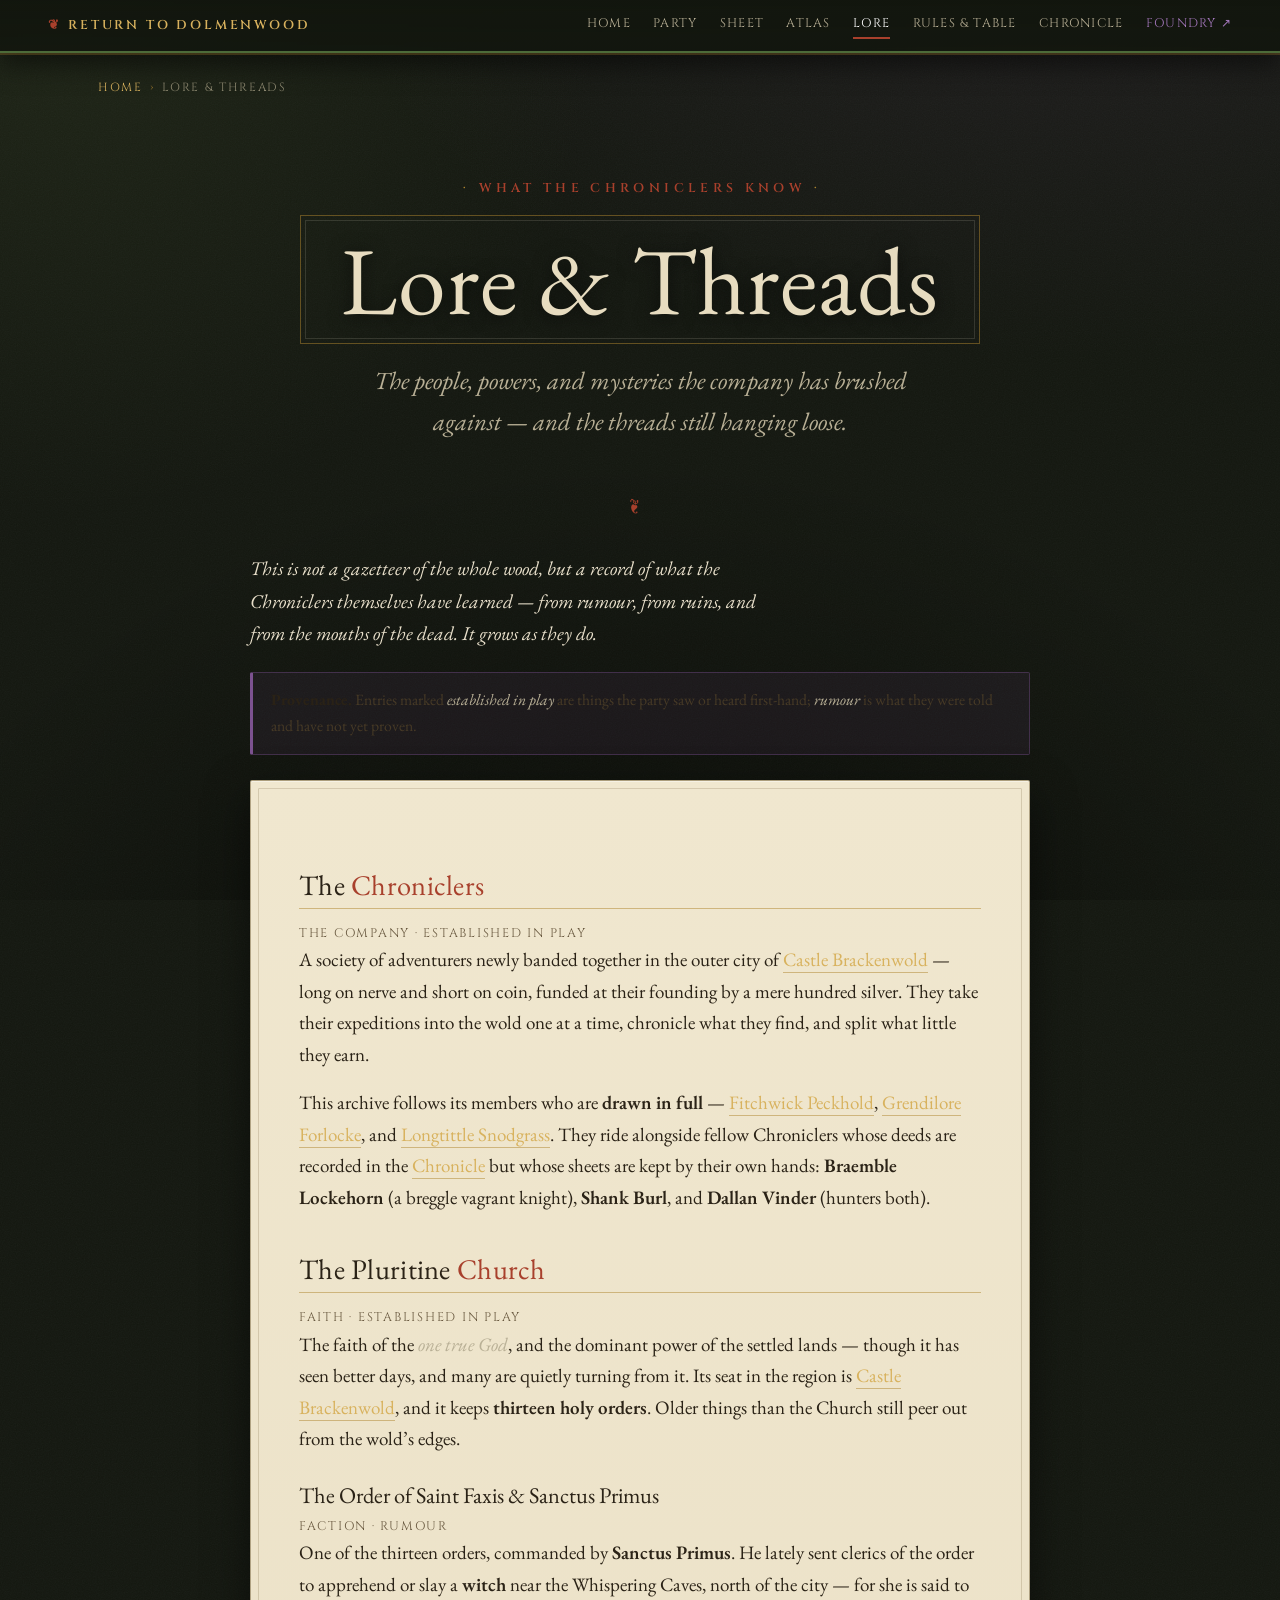
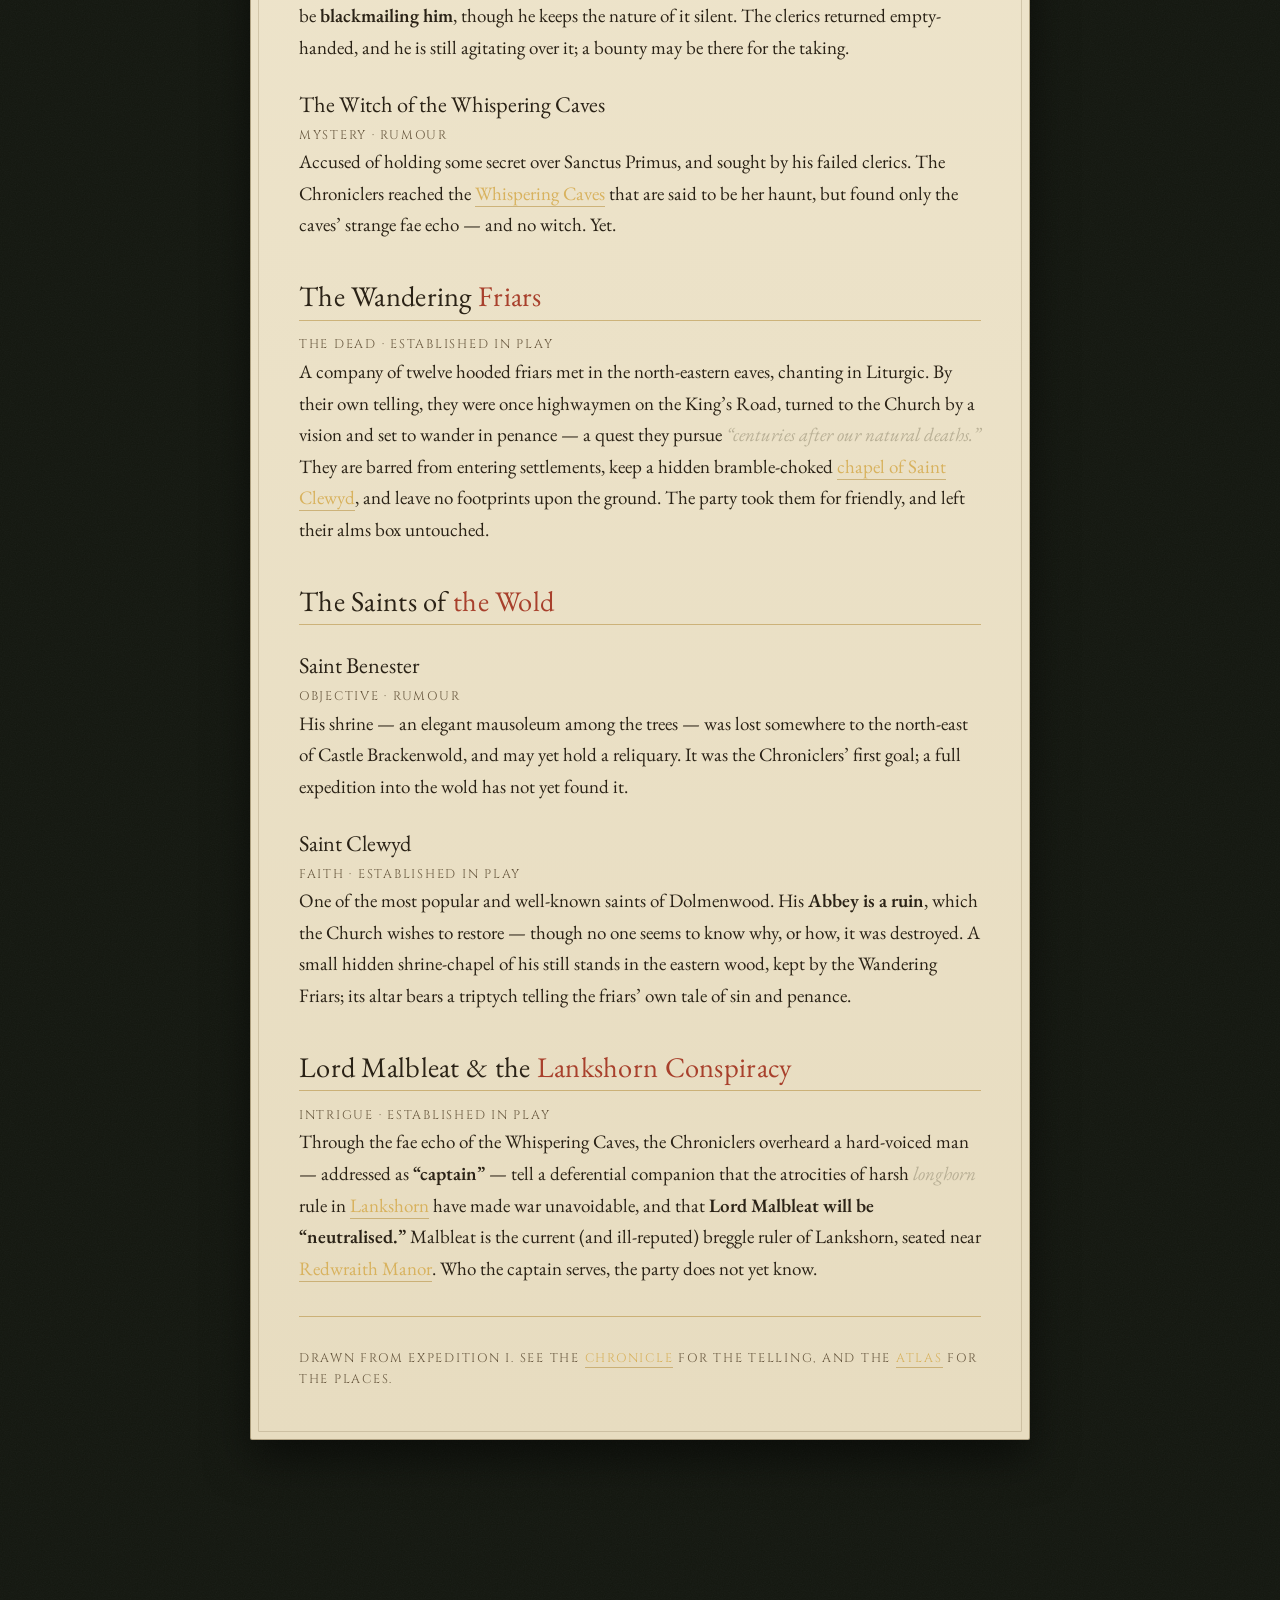
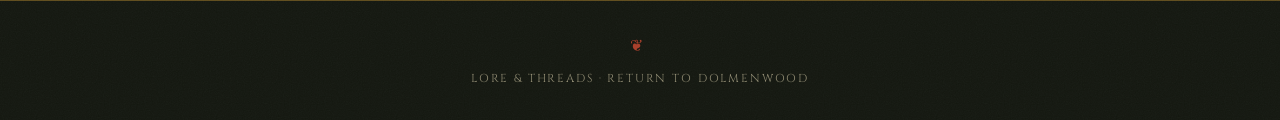
<file: lore/index.html>
<!DOCTYPE html>
<html lang="en">
<head>
<meta charset="UTF-8">
<meta name="viewport" content="width=device-width, initial-scale=1.0">
<link rel="icon" href="../assets/favicon.svg" type="image/svg+xml">
<title>Lore &amp; Threads · Return to Dolmenwood</title>
<meta name="description" content="The people, powers, and mysteries the Chroniclers have brushed against in Dolmenwood — factions, saints, and the threads still hanging loose.">
<link rel="preconnect" href="https://fonts.googleapis.com"><link rel="preconnect" href="https://fonts.gstatic.com" crossorigin>
<link href="https://fonts.googleapis.com/css2?family=Cinzel:wght@400;500;600&family=EB+Garamond:ital,wght@0,400;0,500;0,600;1,400;1,500&family=IM+Fell+English:ital@0;1&family=UnifrakturMaguntia&display=swap" rel="stylesheet">
<link rel="stylesheet" href="../dolmenwood.css">
</head>
<body>
<nav class="topnav"><span class="brand">Return to Dolmenwood</span><a href="../index.html">Home</a><a href="../character/index.html">Party</a><a href="../play/index.html">Sheet</a><a href="../atlas/index.html">Atlas</a><a href="index.html" class="active">Lore</a><a href="../rules/index.html">Rules &amp; Table</a><a href="../chronicle/index.html">Chronicle</a><a href="https://foundry.heltonfamily.info/join" class="ext" target="_blank" rel="noopener">Foundry ↗</a></nav>
<div class="wrap">

<p class="crumb"><a href="../index.html">Home</a><span class="sep">›</span>Lore &amp; Threads</p>

<header class="masthead" style="padding-bottom:1rem">
<div class="eyebrow">What the Chroniclers Know</div>
<div class="cartouche"><h1>Lore &amp; Threads</h1></div>
<p class="sub">The people, powers, and mysteries the company has brushed against — and the threads still hanging loose.</p>
</header>

<div class="flourish"></div>

<div class="col">
<p class="intro">This is not a gazetteer of the whole wood, but a record of what the Chroniclers themselves have learned — from rumour, from ruins, and from the mouths of the dead. It grows as they do.</p>

<div class="notice"><b>Provenance.</b> Entries marked <em>established in play</em> are things the party saw or heard first-hand; <em>rumour</em> is what they were told and have not yet proven.</div>

<div class="panel" style="margin-top:1.6rem">
<article>

<h2>The <span class="k">Chroniclers</span></h2>
<p class="meta">The Company · established in play</p>
<p>A society of adventurers newly banded together in the outer city of <a href="../atlas/index.html">Castle Brackenwold</a> — long on nerve and short on coin, funded at their founding by a mere hundred silver. They take their expeditions into the wold one at a time, chronicle what they find, and split what little they earn.</p>
<p>This archive follows its members who are <strong>drawn in full</strong> — <a href="../character/fitchwick.html">Fitchwick Peckhold</a>, <a href="../character/grendilore.html">Grendilore Forlocke</a>, and <a href="../character/longtittle.html">Longtittle Snodgrass</a>. They ride alongside fellow Chroniclers whose deeds are recorded in the <a href="../chronicle/index.html">Chronicle</a> but whose sheets are kept by their own hands: <strong>Braemble Lockehorn</strong> (a breggle vagrant knight), <strong>Shank Burl</strong>, and <strong>Dallan Vinder</strong> (hunters both).</p>

<h2>The Pluritine <span class="k">Church</span></h2>
<p class="meta">Faith · established in play</p>
<p>The faith of the <em>one true God</em>, and the dominant power of the settled lands — though it has seen better days, and many are quietly turning from it. Its seat in the region is <a href="../atlas/index.html">Castle Brackenwold</a>, and it keeps <strong>thirteen holy orders</strong>. Older things than the Church still peer out from the wold&rsquo;s edges.</p>

<h3>The Order of Saint Faxis &amp; Sanctus Primus</h3>
<p class="meta">Faction · rumour</p>
<p>One of the thirteen orders, commanded by <strong>Sanctus Primus</strong>. He lately sent clerics of the order to apprehend or slay a <strong>witch</strong> near the Whispering Caves, north of the city — for she is said to be <strong>blackmailing him</strong>, though he keeps the nature of it silent. The clerics returned empty-handed, and he is still agitating over it; a bounty may be there for the taking.</p>

<h3>The Witch of the Whispering Caves</h3>
<p class="meta">Mystery · rumour</p>
<p>Accused of holding some secret over Sanctus Primus, and sought by his failed clerics. The Chroniclers reached the <a href="../atlas/index.html">Whispering Caves</a> that are said to be her haunt, but found only the caves&rsquo; strange fae echo — and no witch. Yet.</p>

<h2>The Wandering <span class="k">Friars</span></h2>
<p class="meta">The dead · established in play</p>
<p>A company of twelve hooded friars met in the north-eastern eaves, chanting in Liturgic. By their own telling, they were once highwaymen on the King&rsquo;s Road, turned to the Church by a vision and set to wander in penance — a quest they pursue <em>&ldquo;centuries after our natural deaths.&rdquo;</em> They are barred from entering settlements, keep a hidden bramble-choked <a href="../atlas/index.html">chapel of Saint Clewyd</a>, and leave no footprints upon the ground. The party took them for friendly, and left their alms box untouched.</p>

<h2>The Saints of <span class="k">the Wold</span></h2>

<h3>Saint Benester</h3>
<p class="meta">Objective · rumour</p>
<p>His shrine — an elegant mausoleum among the trees — was lost somewhere to the north-east of Castle Brackenwold, and may yet hold a reliquary. It was the Chroniclers&rsquo; first goal; a full expedition into the wold has not yet found it.</p>

<h3>Saint Clewyd</h3>
<p class="meta">Faith · established in play</p>
<p>One of the most popular and well-known saints of Dolmenwood. His <strong>Abbey is a ruin</strong>, which the Church wishes to restore — though no one seems to know why, or how, it was destroyed. A small hidden shrine-chapel of his still stands in the eastern wood, kept by the Wandering Friars; its altar bears a triptych telling the friars&rsquo; own tale of sin and penance.</p>

<h2>Lord Malbleat &amp; the <span class="k">Lankshorn Conspiracy</span></h2>
<p class="meta">Intrigue · established in play</p>
<p>Through the fae echo of the Whispering Caves, the Chroniclers overheard a hard-voiced man — addressed as <strong>&ldquo;captain&rdquo;</strong> — tell a deferential companion that the atrocities of harsh <em>longhorn</em> rule in <a href="../atlas/index.html">Lankshorn</a> have made war unavoidable, and that <strong>Lord Malbleat will be &ldquo;neutralised.&rdquo;</strong> Malbleat is the current (and ill-reputed) breggle ruler of Lankshorn, seated near <a href="../atlas/index.html">Redwraith Manor</a>. Who the captain serves, the party does not yet know.</p>

<hr>
<p class="meta">Drawn from Expedition I. See the <a href="../chronicle/index.html">Chronicle</a> for the telling, and the <a href="../atlas/index.html">Atlas</a> for the places.</p>

</article>
</div>
</div>

</div>
<footer class="foot"><span class="mark">❦</span>Lore &amp; Threads · Return to Dolmenwood</footer>
</body>
</html>
</file>
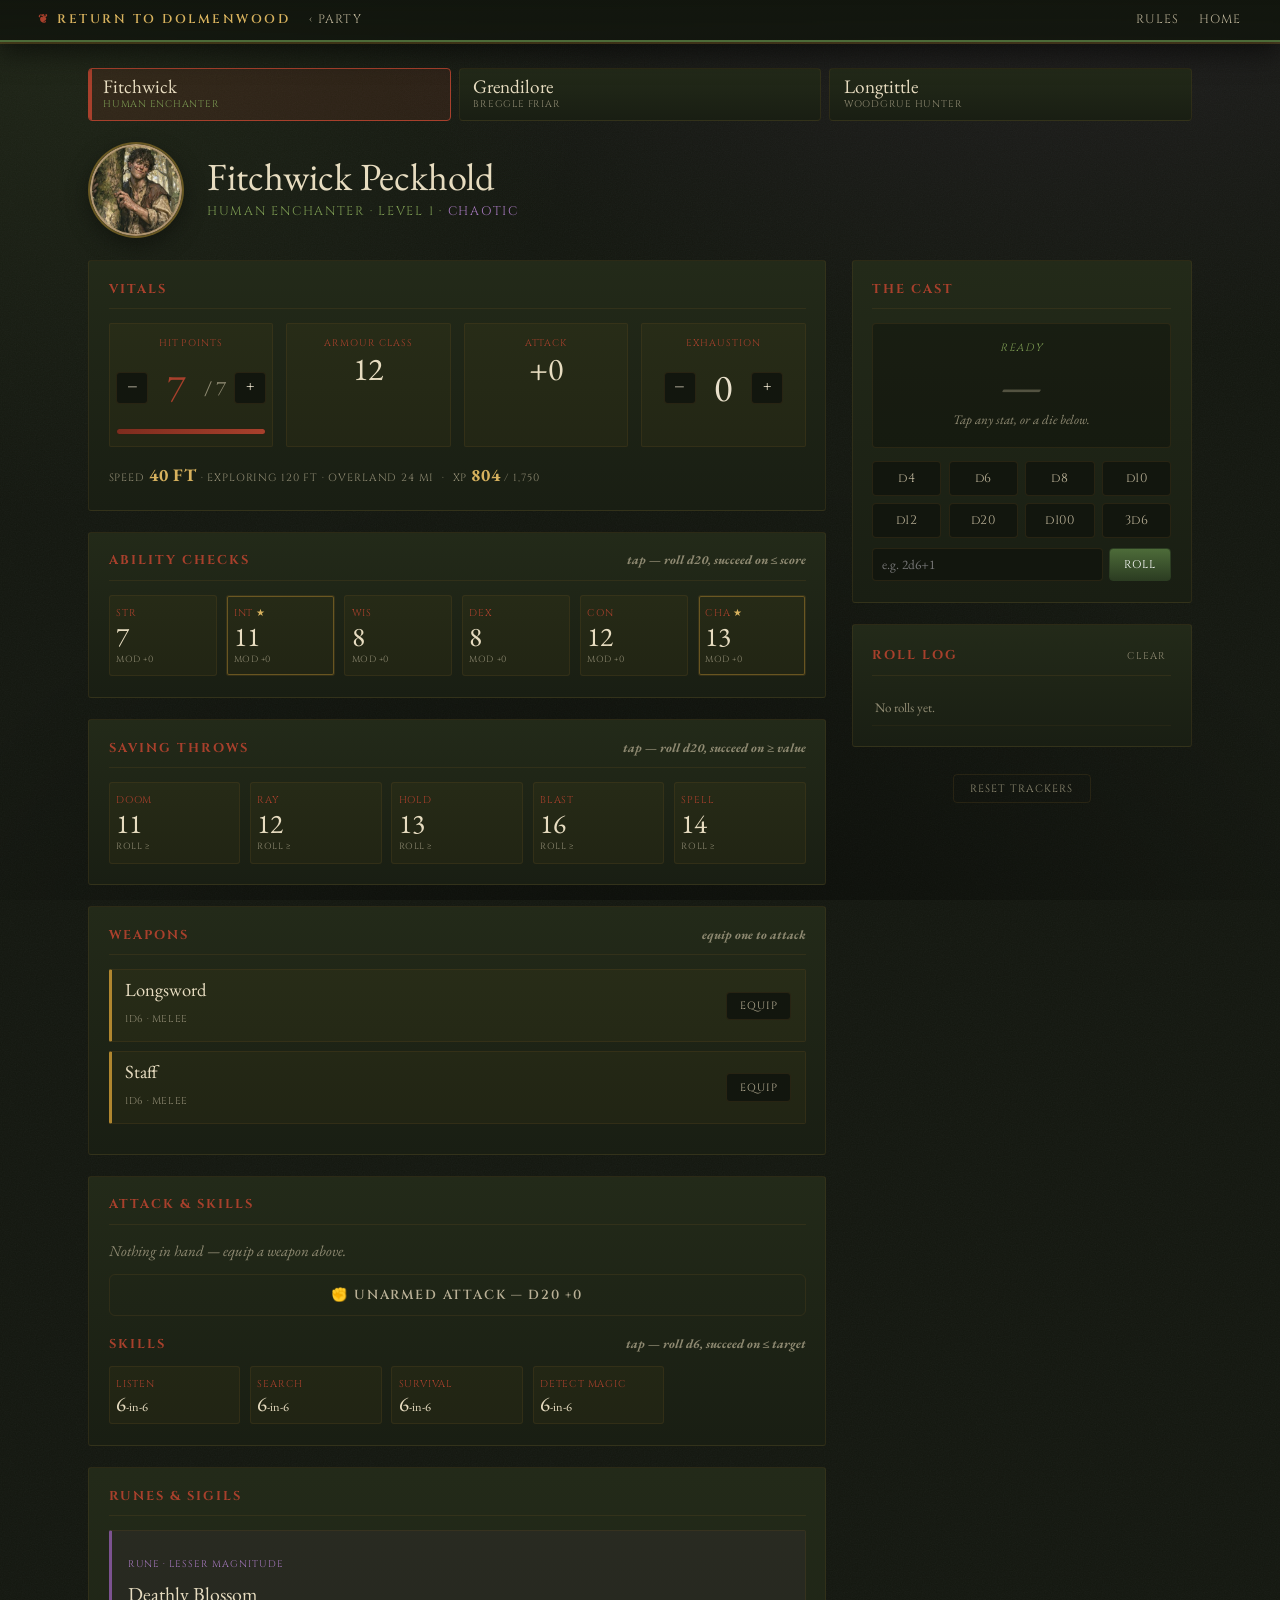
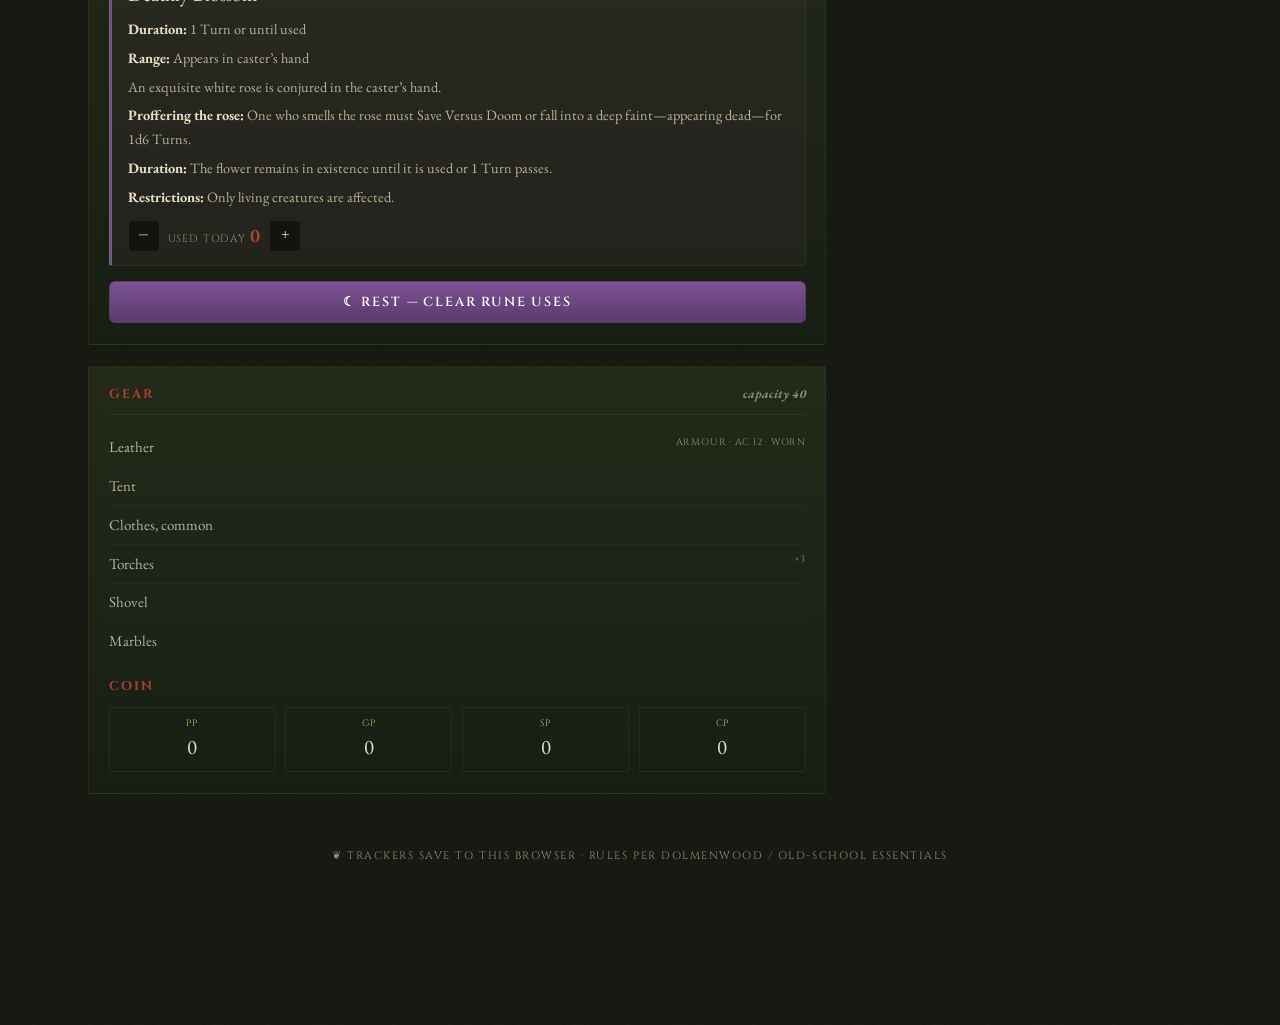
<file: play/index.html>
<!DOCTYPE html>
<html lang="en">
<head>
<meta charset="UTF-8">
<meta name="viewport" content="width=device-width, initial-scale=1.0">
<link rel="icon" href="../assets/favicon.svg" type="image/svg+xml">
<title>Character Sheets — Return to Dolmenwood</title>
<meta name="description" content="The living character sheets for the Return to Dolmenwood party — ability checks, saves, skills, spells, weapons, and a dice roller for the table. Switch between characters at the top.">
<link rel="preconnect" href="https://fonts.googleapis.com"><link rel="preconnect" href="https://fonts.gstatic.com" crossorigin>
<link href="https://fonts.googleapis.com/css2?family=Cinzel:wght@400;500;600&family=EB+Garamond:ital,wght@0,400;0,500;0,600;1,400;1,500&family=IM+Fell+English:ital@0;1&family=UnifrakturMaguntia&display=swap" rel="stylesheet">
<link rel="stylesheet" href="../dolmenwood.css">
<link rel="stylesheet" href="sheet.css">
</head>
<body class="play-body">
<div class="play-bar">
  <span class="brand">Return to Dolmenwood</span>
  <a href="../character/index.html">‹ Party</a>
  <span class="spacer"></span>
  <a href="../rules/index.html">Rules</a>
  <a href="../index.html">Home</a>
</div>

<main id="sheet" class="sheet-wrap"></main>

<script id="sheet-data" type="application/json">
{
 "characters": [
  {
  "id": "fitchwick",
  "name": "Fitchwick Peckhold",
  "kindred": "Human",
  "class": "Enchanter",
  "level": 1,
  "alignment": "Chaotic",
  "portrait": "../assets/fitchwick-portrait.webp",
  "token": "../assets/fitchwick-token.webp",
  "initial": "F",
  "primeAbilities": ["charisma", "intelligence"],
  "hp": 7,
  "ac": 12,
  "attackBonus": 0,
  "speed": { "round": 40, "exploring": 120, "overland": 24 },
  "size": "Medium",
  "languages": ["Woldish"],
  "xp": { "value": 804, "next": 1750 },
  "loyalty": 7,
  "abilities": {
    "strength":     { "score": 7,  "mod": 0 },
    "intelligence": { "score": 11, "mod": 0 },
    "wisdom":       { "score": 8,  "mod": 0 },
    "dexterity":    { "score": 8,  "mod": 0 },
    "constitution": { "score": 12, "mod": 0 },
    "charisma":     { "score": 13, "mod": 0 }
  },
  "saves": {
    "doom":  { "target": 11, "desc": "Death, poison, and mortal peril" },
    "ray":   { "target": 12, "desc": "Rays and blasts of magical energy" },
    "hold":  { "target": 13, "desc": "Paralysis, petrification, and being held" },
    "blast": { "target": 16, "desc": "Explosions, dragon-breath, and area blasts" },
    "spell": { "target": 14, "desc": "Spells, rods, staves, and other magic" }
  },
  "skills": {
    "listen":      { "target": 6, "desc": "Hear faint sounds beyond a door or in the dark" },
    "search":      { "target": 6, "desc": "Find hidden things and secret constructions" },
    "survival":    { "target": 6, "desc": "Endure and find your way in the wilds" },
    "detectMagic": { "target": 6, "desc": "Sense the presence of enchantment" }
  },
  "weapons": [
    { "name": "Longsword", "damage": "1d6", "qualities": "Melee" },
    { "name": "Staff", "damage": "1d6", "qualities": "Melee" }
  ],
  "runes": [
    {
      "name": "Deathly Blossom",
      "magnitude": "Lesser",
      "lines": [
        "<strong>Duration:</strong> 1 Turn or until used",
        "<strong>Range:</strong> Appears in caster’s hand",
        "An exquisite white rose is conjured in the caster’s hand.",
        "<strong>Proffering the rose:</strong> One who smells the rose must Save Versus Doom or fall into a deep faint—appearing dead—for 1d6 Turns.",
        "<strong>Duration:</strong> The flower remains in existence until it is used or 1 Turn passes.",
        "<strong>Restrictions:</strong> Only living creatures are affected."
      ]
    }
  ],
  "gear": [
    { "name": "Leather", "tag": "Armour · AC 12 · worn" },
    { "name": "Tent", "tag": "" },
    { "name": "Clothes, common", "tag": "" },
    { "name": "Torches", "tag": "×3" },
    { "name": "Shovel", "tag": "" },
    { "name": "Marbles", "tag": "" }
  ],
  "encumbrance": { "max": 40 }
  },

  {
  "id": "grendilore",
  "name": "Grendilore Forlocke",
  "kindred": "Breggle",
  "class": "Friar",
  "level": 1,
  "alignment": "Neutral",
  "portrait": "../assets/grendilore-portrait.webp",
  "token": "../assets/grendilore-token.webp",
  "initial": "G",
  "primeAbilities": ["intelligence", "wisdom"],
  "hp": 4,
  "ac": 10,
  "attackBonus": 0,
  "speed": { "round": 40, "exploring": 120, "overland": 24 },
  "size": "Medium",
  "languages": ["Liturgic", "Woldish", "Gaffe", "Caprice"],
  "xp": { "value": 0, "next": 1750 },
  "loyalty": 7,
  "abilities": {
    "strength":     { "score": 8,  "mod": 0 },
    "intelligence": { "score": 17, "mod": 0 },
    "wisdom":       { "score": 8,  "mod": 0 },
    "dexterity":    { "score": 6,  "mod": 0 },
    "constitution": { "score": 10, "mod": 0 },
    "charisma":     { "score": 10, "mod": 0 }
  },
  "saves": {
    "doom":  { "target": 11, "desc": "Death, poison, and mortal peril" },
    "ray":   { "target": 12, "desc": "Rays and blasts of magical energy" },
    "hold":  { "target": 13, "desc": "Paralysis, petrification, and being held" },
    "blast": { "target": 16, "desc": "Explosions, dragon-breath, and area blasts" },
    "spell": { "target": 14, "desc": "Spells, rods, staves, and other magic" }
  },
  "skills": {
    "listen":   { "target": 6, "desc": "Hear faint sounds beyond a door or in the dark" },
    "search":   { "target": 6, "desc": "Find hidden things and secret constructions" },
    "survival": { "target": 6, "desc": "Endure and find your way in the wilds" }
  },
  "weapons": [
    { "name": "Sling", "damage": "1d6", "qualities": "Missile" }
  ],
  "prayers": [
    {
      "name": "Lesser Healing", "prayerName": "Breath of St Lillibeth", "rank": 1,
      "range": "The caster or a living creature touched", "duration": "Instant", "heal": "1d6+1",
      "intro": "The fluttering of doves’ wings and the sweet scent of blossom manifest as the caster recites this prayer. A living subject receives one of the following ministrations:",
      "effects": [
        "<strong>Healing:</strong> Restores 1d6+1 Hit Points. This cannot raise the subject’s Hit Points above the normal maximum.",
        "<strong>Curing paralysis:</strong> Paralysing effects are negated."
      ]
    },
    {
      "name": "Light", "prayerName": "St Foggarty’s Benediction", "rank": 1,
      "range": "120′", "duration": "12 Turns",
      "intro": "A bobbing wisp of light floats from the caster’s palm and manifests as one of the following effects:",
      "effects": [
        "<strong>Golden radiance:</strong> Casts holy light in a 15′ radius. The light is sufficient for reading, but is not as bright as daylight. The spell may be cast upon an object, in which case the golden light moves with the object.",
        "<strong>Blinding a creature:</strong> A flash of divine light blinds a Chaotic creature for the duration. The target may Save Versus Spell to resist. (See Darkness and Blindness.)",
        "<strong>Cancelling magical darkness:</strong> St Foggarty’s Benediction may cancel a 15′ radius area of magical darkness."
      ]
    },
    {
      "name": "Rally", "prayerName": "St Jorrael’s Counsel", "rank": 1,
      "range": "The caster or a creature touched", "duration": "2 Turns",
      "intro": "The emboldening words of this prayer reverberate in the subject’s mind, calming them and purging them of fear.",
      "effects": [
        "<strong>Magically induced fear:</strong> Make a Save Versus Spell with a +1 bonus per Level of the caster to counter magical terror. This applies to effects active when Rally is cast and subsequent effects during the duration."
      ]
    }
  ],
  "gear": [
    { "name": "Habit, friar’s", "tag": "worn" },
    { "name": "Stones", "tag": "sling ammunition" },
    { "name": "Holy water", "tag": "vial" },
    { "name": "Oil", "tag": "flask" },
    { "name": "Torches", "tag": "" },
    { "name": "Rations, preserved", "tag": "1 day" },
    { "name": "Waterskin", "tag": "" },
    { "name": "Tinder box", "tag": "" },
    { "name": "Bedroll", "tag": "" },
    { "name": "Crowbar", "tag": "" },
    { "name": "Iron spikes", "tag": "" },
    { "name": "A folio of pressed sprite-wings", "tag": "" }
  ],
  "encumbrance": { "max": 40 }
  },

  {
  "id": "longtittle",
  "name": "Longtittle Snodgrass",
  "kindred": "Woodgrue",
  "class": "Hunter",
  "level": 1,
  "alignment": "Neutral",
  "portrait": "../assets/longtittle-portrait.webp",
  "token": "../assets/longtittle-token.webp",
  "initial": "L",
  "primeAbilities": ["constitution", "dexterity"],
  "hp": 8,
  "ac": 12,
  "attackBonus": 1,
  "speed": { "round": 40, "exploring": 120, "overland": 24 },
  "size": "Small",
  "languages": ["Woldish", "Sylvan"],
  "xp": { "value": 0, "next": 2250 },
  "loyalty": 7,
  "abilities": {
    "strength":     { "score": 14, "mod": 0 },
    "intelligence": { "score": 9,  "mod": 0 },
    "wisdom":       { "score": 14, "mod": 0 },
    "dexterity":    { "score": 7,  "mod": 0 },
    "constitution": { "score": 12, "mod": 0 },
    "charisma":     { "score": 11, "mod": 0 }
  },
  "saves": {
    "doom":  { "target": 12, "desc": "Death, poison, and mortal peril" },
    "ray":   { "target": 13, "desc": "Rays and blasts of magical energy" },
    "hold":  { "target": 14, "desc": "Paralysis, petrification, and being held" },
    "blast": { "target": 15, "desc": "Explosions, dragon-breath, and area blasts" },
    "spell": { "target": 16, "desc": "Spells, rods, staves, and other magic" }
  },
  "skills": {
    "listen":    { "target": 6, "desc": "Hear faint sounds beyond a door or in the dark" },
    "search":    { "target": 6, "desc": "Find hidden things and secret constructions" },
    "survival":  { "target": 5, "desc": "Endure and find your way in the wilds" },
    "alertness": { "target": 6, "desc": "Avoid being surprised" },
    "stalking":  { "target": 6, "desc": "Move unseen and unheard in the wilds" },
    "tracking":  { "target": 5, "desc": "Follow tracks and trails" }
  },
  "weapons": [
    { "name": "Shortsword", "damage": "1d6", "qualities": "Melee", "cost": "0 gp", "weight": "" },
    { "name": "Dagger", "damage": "1d6", "qualities": "Melee", "cost": "0 gp", "weight": "" }
  ],
  "gear": [
    { "name": "Leather", "tag": "Armour · AC 12 · worn" },
    { "name": "Clothes, common", "tag": "" },
    { "name": "Rations, preserved", "tag": "1 day" },
    { "name": "Waterskin", "tag": "" },
    { "name": "Tinder box", "tag": "" },
    { "name": "Oil", "tag": "flask" },
    { "name": "Chisel", "tag": "" },
    { "name": "Grappling hook", "tag": "" },
    { "name": "Sack", "tag": "" },
    { "name": "A stack of angry letters, all accusing you of arson", "tag": "" }
  ],
  "encumbrance": { "max": 40 }
  }
 ]
}
</script>

<script src="sheet.js"></script>
</body>
</html>
</file>
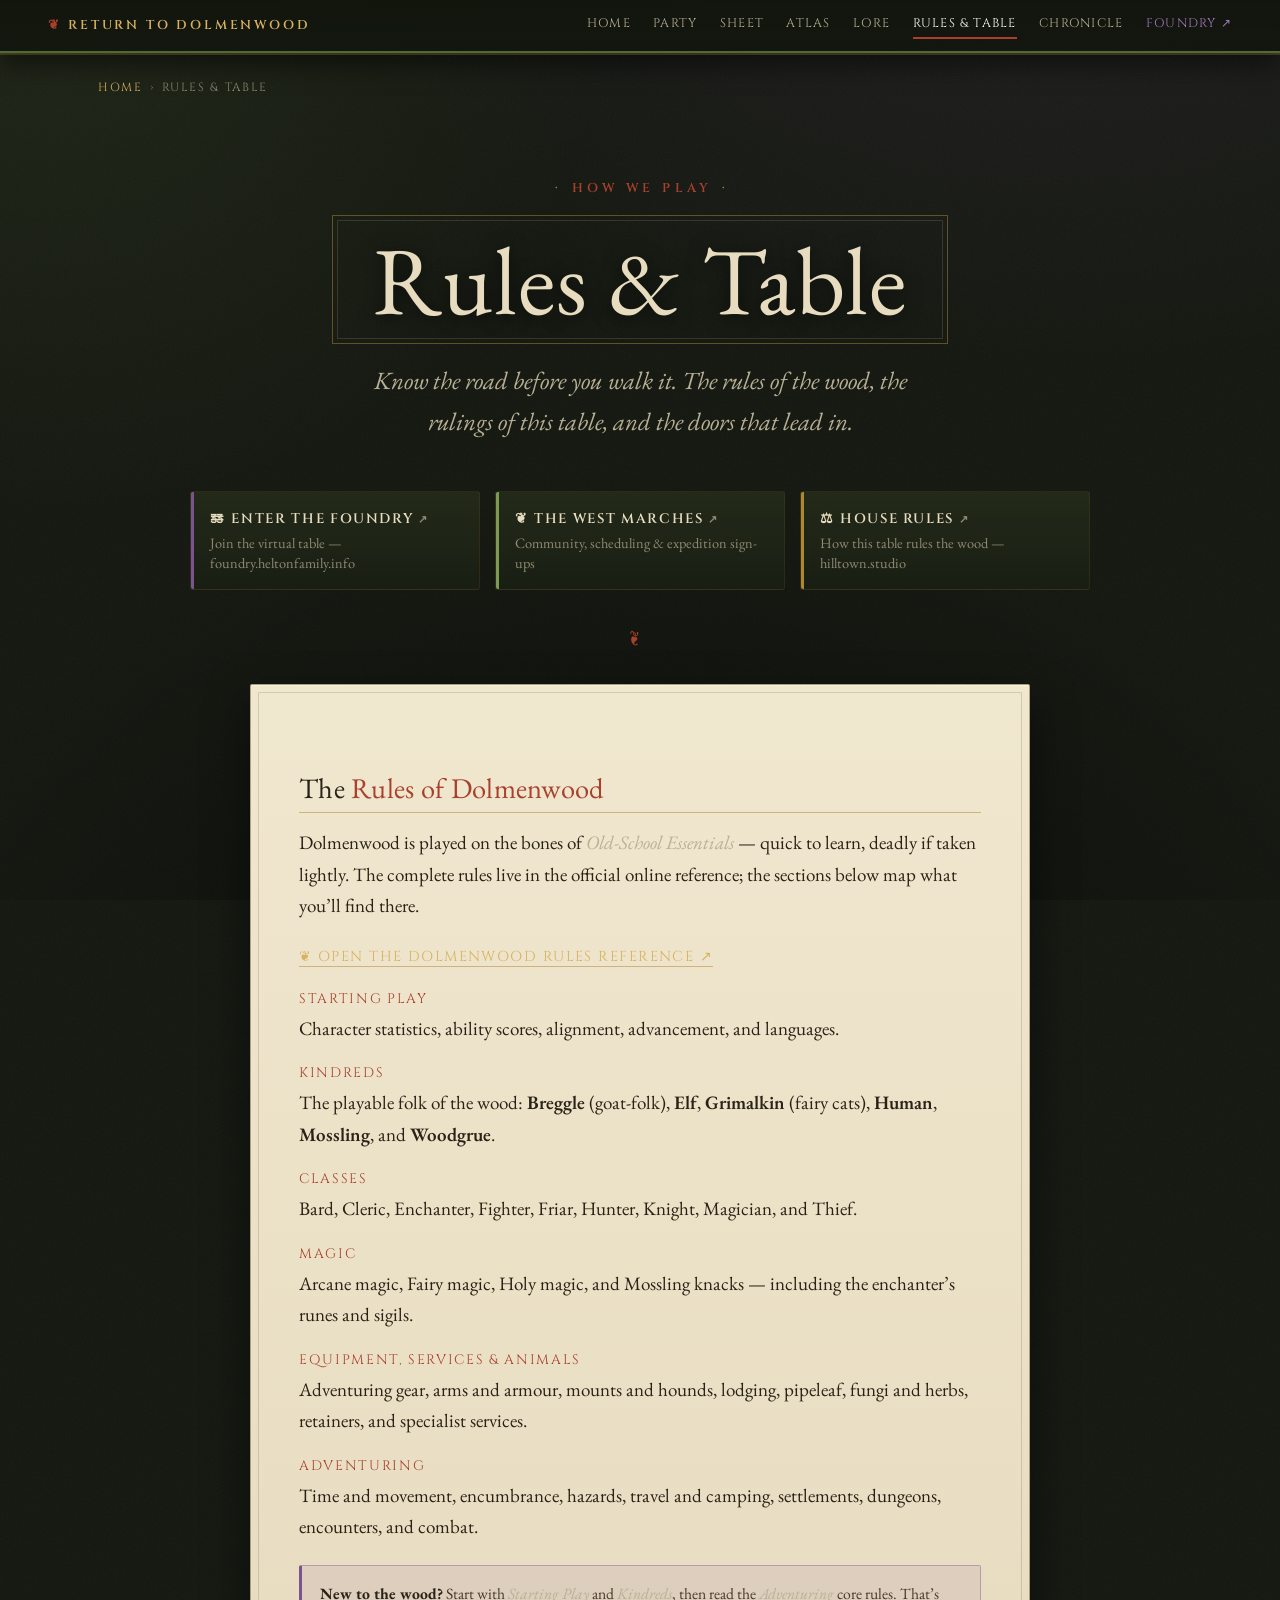
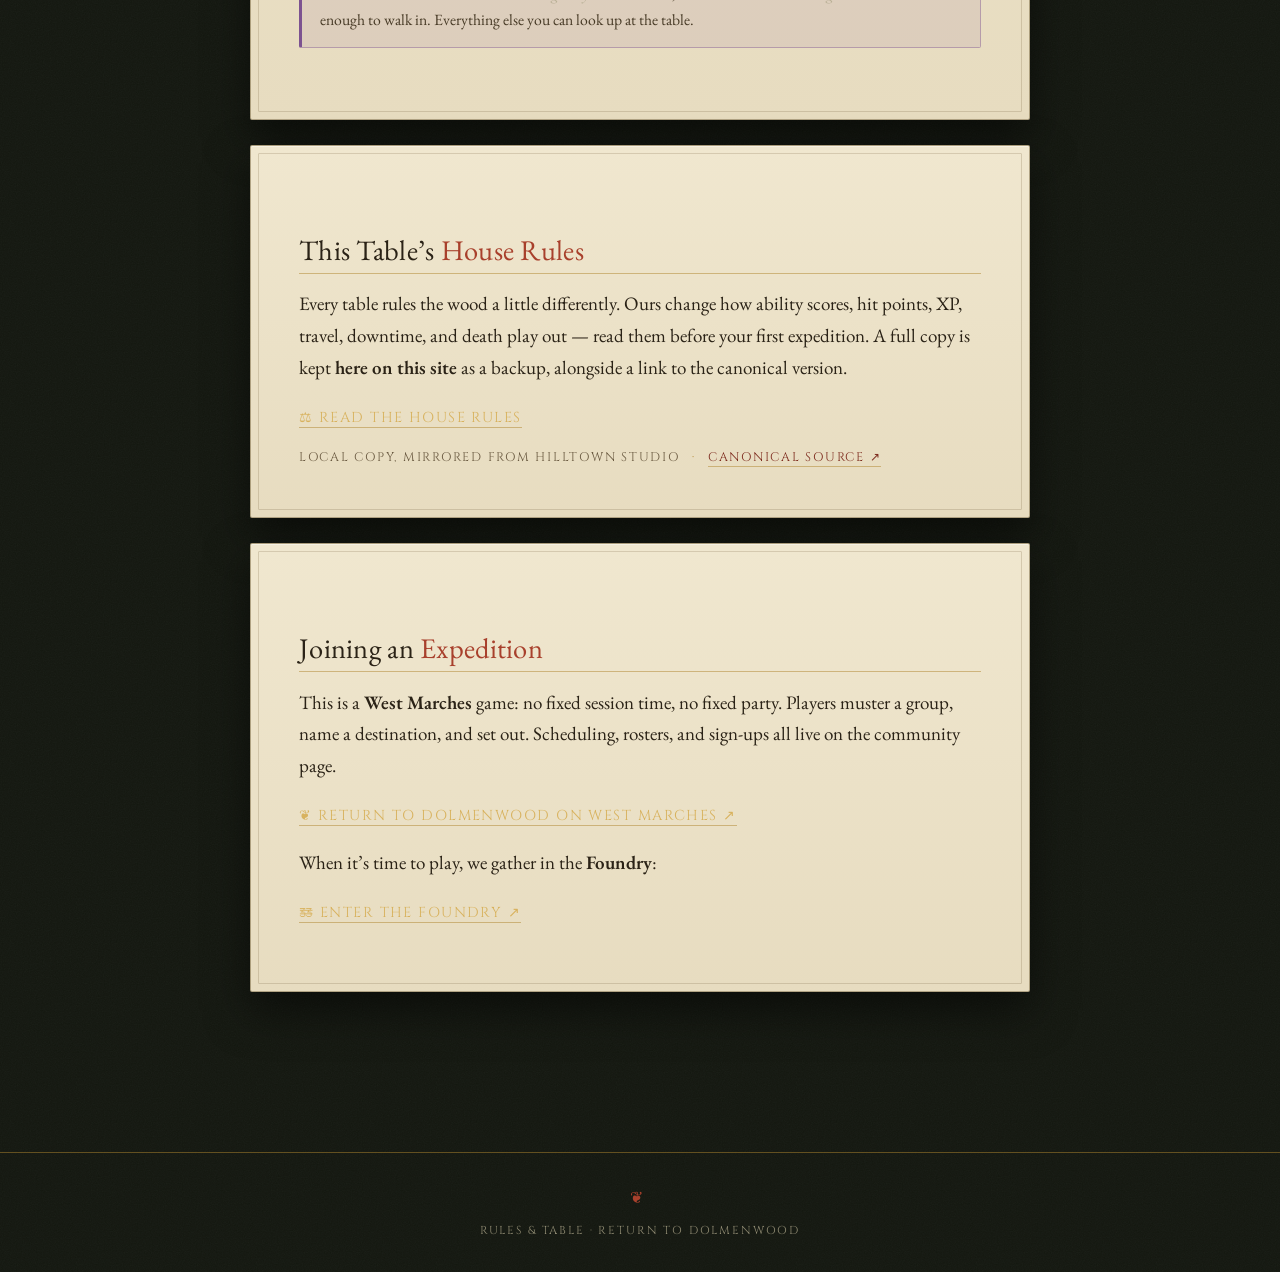
<file: rules/index.html>
<!DOCTYPE html>
<html lang="en">
<head>
<meta charset="UTF-8">
<meta name="viewport" content="width=device-width, initial-scale=1.0">
<link rel="icon" href="../assets/favicon.svg" type="image/svg+xml">
<title>Rules &amp; Table · Return to Dolmenwood</title>
<meta name="description" content="How this table plays Dolmenwood — the official rules reference, the campaign house rules, and every link you need to sit down at the board.">
<link rel="preconnect" href="https://fonts.googleapis.com"><link rel="preconnect" href="https://fonts.gstatic.com" crossorigin>
<link href="https://fonts.googleapis.com/css2?family=Cinzel:wght@400;500;600&family=EB+Garamond:ital,wght@0,400;0,500;0,600;1,400;1,500&family=IM+Fell+English:ital@0;1&family=UnifrakturMaguntia&display=swap" rel="stylesheet">
<link rel="stylesheet" href="../dolmenwood.css">
</head>
<body>
<nav class="topnav"><span class="brand">Return to Dolmenwood</span><a href="../index.html">Home</a><a href="../character/index.html">Party</a><a href="../play/index.html">Sheet</a><a href="../atlas/index.html">Atlas</a><a href="../lore/index.html">Lore</a><a href="index.html" class="active">Rules &amp; Table</a><a href="../chronicle/index.html">Chronicle</a><a href="https://foundry.heltonfamily.info/join" class="ext" target="_blank" rel="noopener">Foundry ↗</a></nav>
<div class="wrap">

<p class="crumb"><a href="../index.html">Home</a><span class="sep">›</span>Rules &amp; Table</p>

<header class="masthead" style="padding-bottom:1rem">
<div class="eyebrow">How We Play</div>
<div class="cartouche"><h1>Rules &amp; Table</h1></div>
<p class="sub">Know the road before you walk it. The rules of the wood, the rulings of this table, and the doors that lead in.</p>
</header>

<!-- prominent external links -->
<div class="join">
  <a class="foundry" href="https://foundry.heltonfamily.info/join" target="_blank" rel="noopener">
    <span class="jt"><span class="ico">🜓</span>Enter the Foundry</span>
    <span class="jd">Join the virtual table — foundry.heltonfamily.info</span>
  </a>
  <a class="marches" href="https://www.westmarches.games/communities/return-to-dolmenwood" target="_blank" rel="noopener">
    <span class="jt"><span class="ico">❦</span>The West Marches</span>
    <span class="jd">Community, scheduling &amp; expedition sign-ups</span>
  </a>
  <a class="rules" href="https://www.hilltown.studio/gdw/index.html#house-rules" target="_blank" rel="noopener">
    <span class="jt"><span class="ico">⚖</span>House Rules</span>
    <span class="jd">How this table rules the wood — hilltown.studio</span>
  </a>
</div>

<div class="flourish"></div>

<div class="col">

<div class="panel">
<article>

<h2>The <span class="k">Rules of Dolmenwood</span></h2>
<p>Dolmenwood is played on the bones of <em>Old-School Essentials</em> — quick to learn, deadly if taken lightly. The complete rules live in the official online reference; the sections below map what you&rsquo;ll find there.</p>

<p><a class="ref" href="https://www.dolmenwood.necroticgnome.com/rules/doku.php?id=start" target="_blank" rel="noopener" style="font-family:var(--caps);text-transform:uppercase;letter-spacing:0.1em;font-size:0.9rem">❦ Open the Dolmenwood Rules Reference ↗</a></p>

<h4>Starting Play</h4>
<p>Character statistics, ability scores, alignment, advancement, and languages.</p>
<h4>Kindreds</h4>
<p>The playable folk of the wood: <strong>Breggle</strong> (goat-folk), <strong>Elf</strong>, <strong>Grimalkin</strong> (fairy cats), <strong>Human</strong>, <strong>Mossling</strong>, and <strong>Woodgrue</strong>.</p>
<h4>Classes</h4>
<p>Bard, Cleric, Enchanter, Fighter, Friar, Hunter, Knight, Magician, and Thief.</p>
<h4>Magic</h4>
<p>Arcane magic, Fairy magic, Holy magic, and Mossling knacks — including the enchanter&rsquo;s runes and sigils.</p>
<h4>Equipment, Services &amp; Animals</h4>
<p>Adventuring gear, arms and armour, mounts and hounds, lodging, pipeleaf, fungi and herbs, retainers, and specialist services.</p>
<h4>Adventuring</h4>
<p>Time and movement, encumbrance, hazards, travel and camping, settlements, dungeons, encounters, and combat.</p>

<div class="notice"><b>New to the wood?</b> Start with <em>Starting Play</em> and <em>Kindreds</em>, then read the <em>Adventuring</em> core rules. That&rsquo;s enough to walk in. Everything else you can look up at the table.</div>

</article>
</div>

<div class="panel" style="margin-top:1.6rem">
<article>
<h2>This Table&rsquo;s <span class="k">House Rules</span></h2>
<p>Every table rules the wood a little differently. Ours change how ability scores, hit points, XP, travel, downtime, and death play out — read them before your first expedition. A full copy is kept <strong>here on this site</strong> as a backup, alongside a link to the canonical version.</p>
<p><a class="ref" href="house-rules.html" style="font-family:var(--caps);text-transform:uppercase;letter-spacing:0.1em;font-size:0.9rem">⚖ Read the House Rules</a></p>
<p class="meta">Local copy, mirrored from Hilltown Studio <span class="sep">·</span> <a href="https://www.hilltown.studio/gdw/house-rules.html" target="_blank" rel="noopener" style="color:var(--brick-deep)">canonical source ↗</a></p>
</article>
</div>

<div class="panel" style="margin-top:1.6rem">
<article>
<h2>Joining an <span class="k">Expedition</span></h2>
<p>This is a <strong>West Marches</strong> game: no fixed session time, no fixed party. Players muster a group, name a destination, and set out. Scheduling, rosters, and sign-ups all live on the community page.</p>
<p><a class="ref" href="https://www.westmarches.games/communities/return-to-dolmenwood" target="_blank" rel="noopener" style="font-family:var(--caps);text-transform:uppercase;letter-spacing:0.1em;font-size:0.9rem">❦ Return to Dolmenwood on West Marches ↗</a></p>
<p>When it&rsquo;s time to play, we gather in the <strong>Foundry</strong>:</p>
<p><a class="ref" href="https://foundry.heltonfamily.info/join" target="_blank" rel="noopener" style="font-family:var(--caps);text-transform:uppercase;letter-spacing:0.1em;font-size:0.9rem">🜓 Enter the Foundry ↗</a></p>
</article>
</div>

</div>

</div>
<footer class="foot"><span class="mark">❦</span>Rules &amp; Table · Return to Dolmenwood</footer>
</body>
</html>
</file>
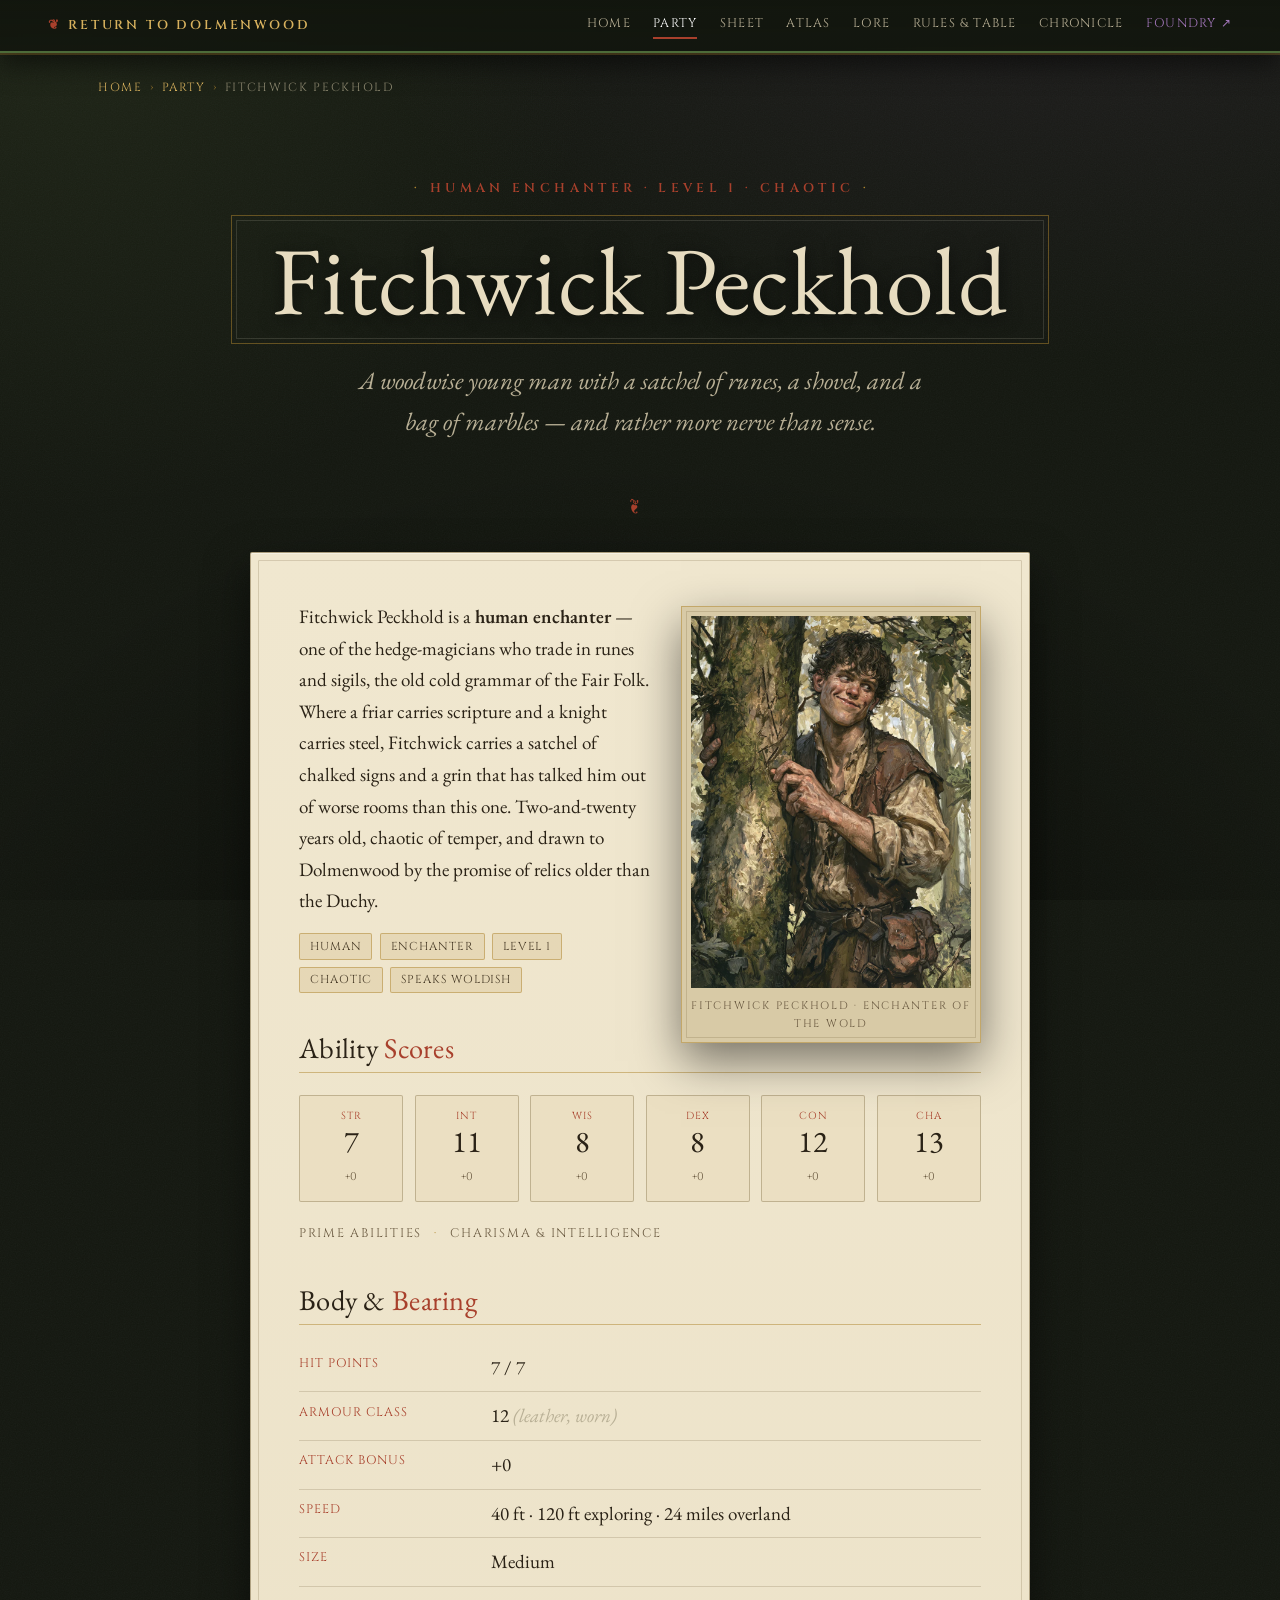
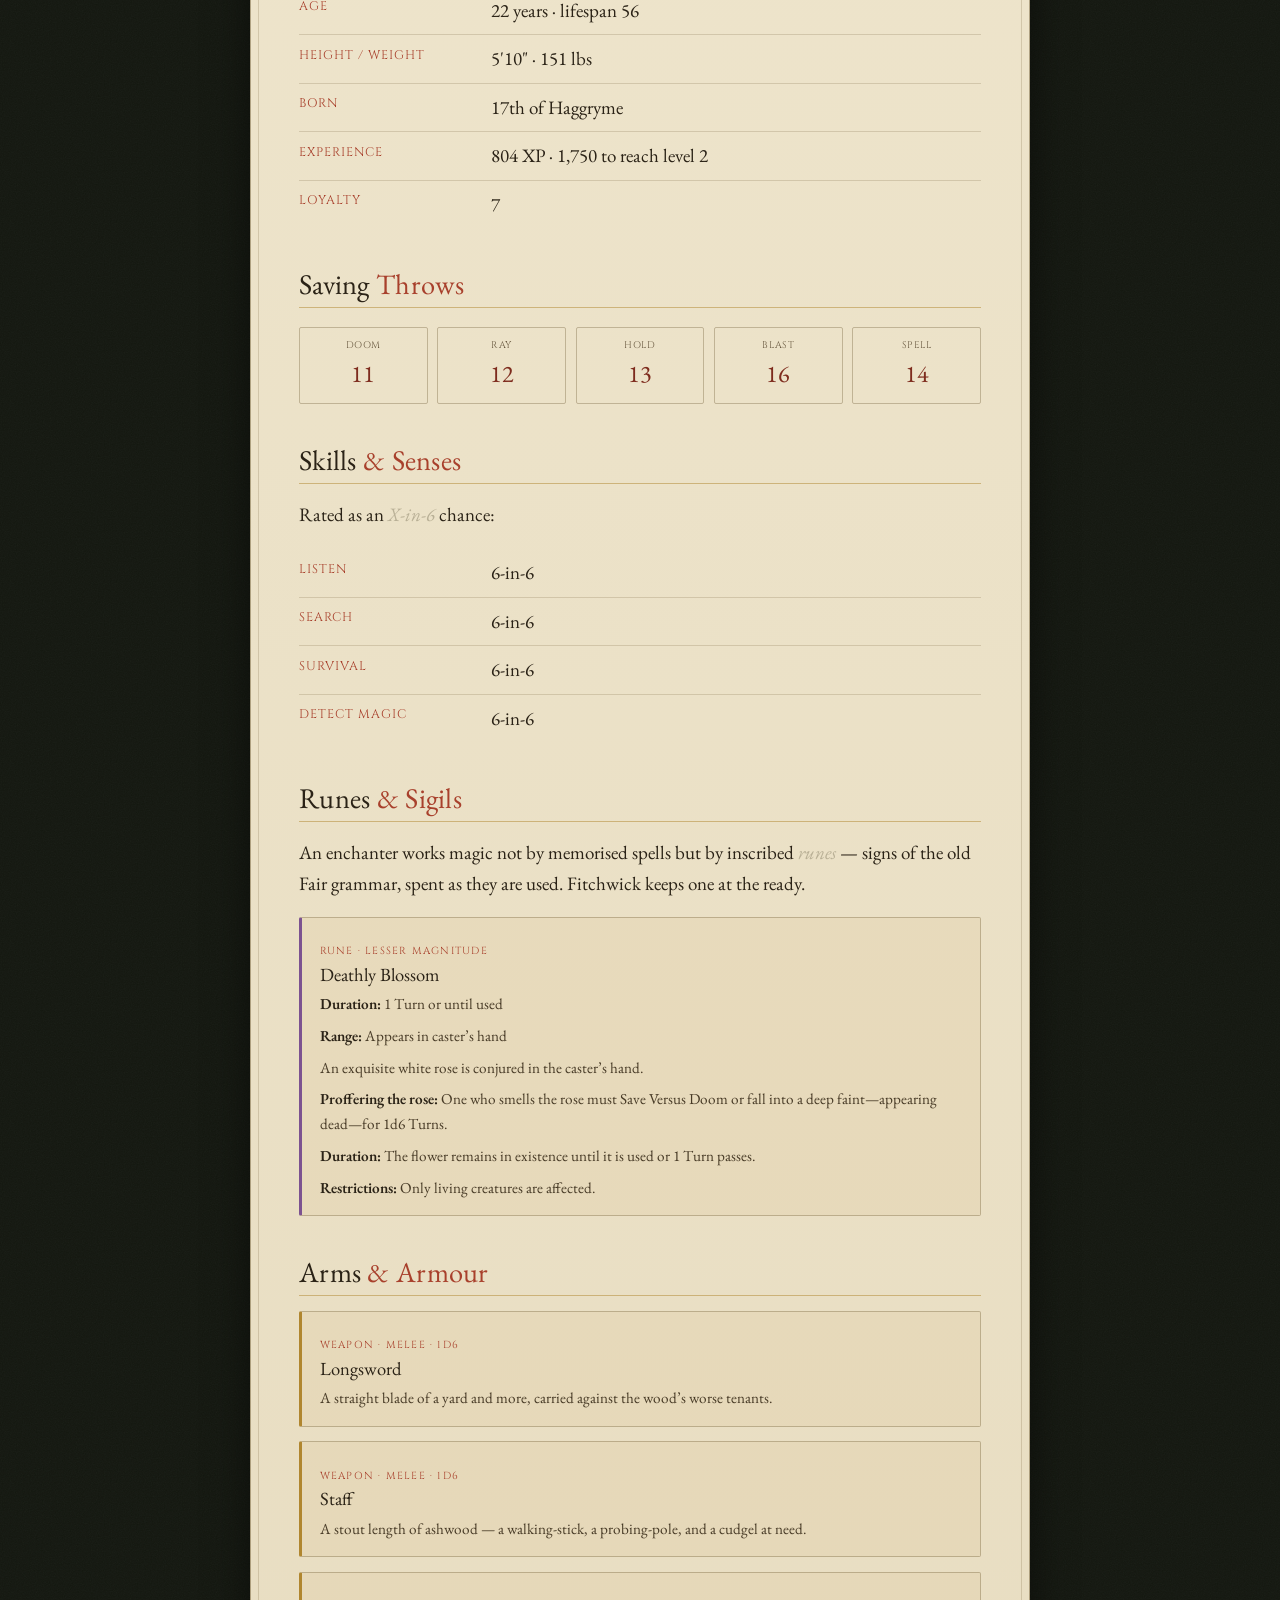
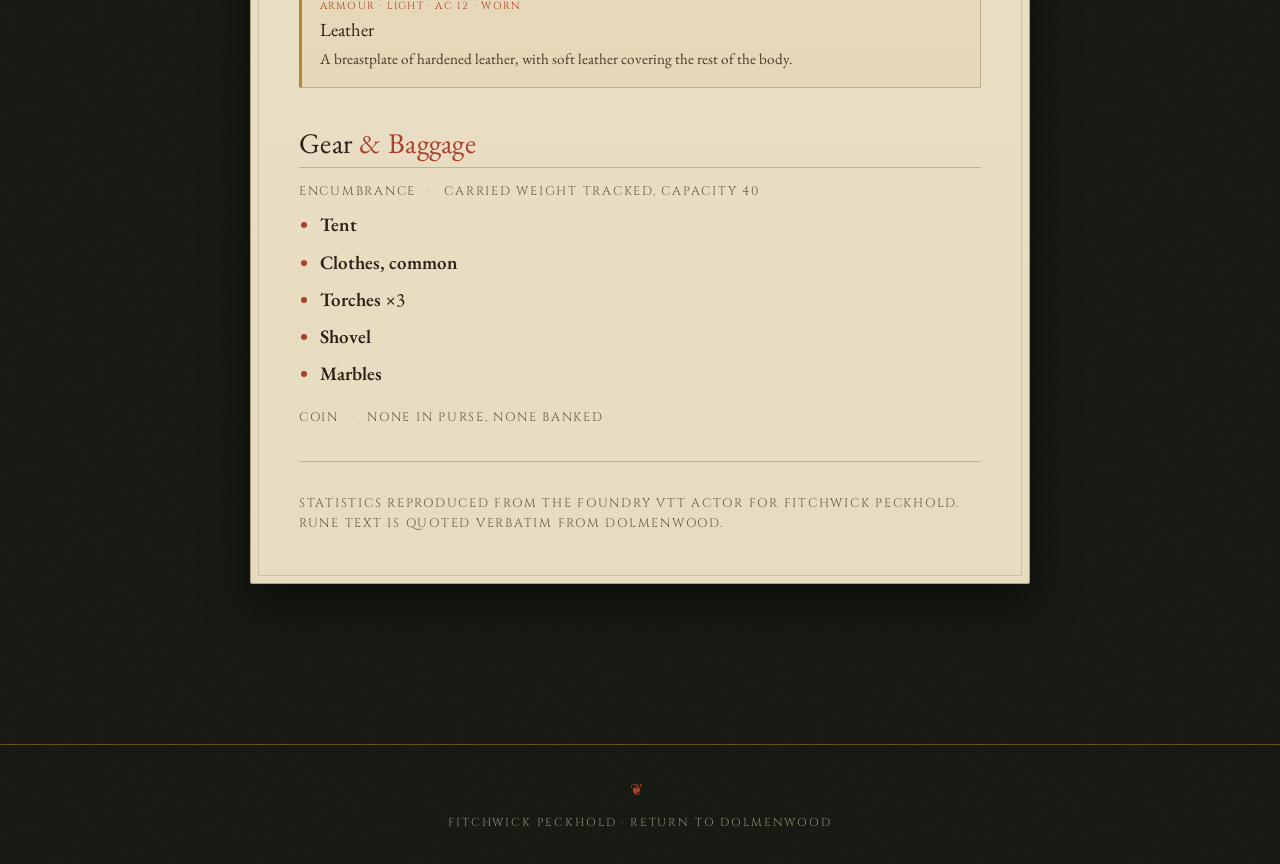
<file: character/fitchwick.html>
<!DOCTYPE html>
<html lang="en">
<head>
<meta charset="UTF-8">
<meta name="viewport" content="width=device-width, initial-scale=1.0">
<link rel="icon" href="../assets/favicon.svg" type="image/svg+xml">
<title>Fitchwick Peckhold · Return to Dolmenwood</title>
<meta name="description" content="Fitchwick Peckhold — a human enchanter of chaotic bent, level 1, adventuring into Dolmenwood.">
<link rel="preconnect" href="https://fonts.googleapis.com"><link rel="preconnect" href="https://fonts.gstatic.com" crossorigin>
<link href="https://fonts.googleapis.com/css2?family=Cinzel:wght@400;500;600&family=EB+Garamond:ital,wght@0,400;0,500;0,600;1,400;1,500&family=IM+Fell+English:ital@0;1&family=UnifrakturMaguntia&display=swap" rel="stylesheet">
<link rel="stylesheet" href="../dolmenwood.css">
</head>
<body>
<nav class="topnav"><span class="brand">Return to Dolmenwood</span><a href="../index.html">Home</a><a href="index.html" class="active">Party</a><a href="../play/index.html">Sheet</a><a href="../atlas/index.html">Atlas</a><a href="../lore/index.html">Lore</a><a href="../rules/index.html">Rules &amp; Table</a><a href="../chronicle/index.html">Chronicle</a><a href="https://foundry.heltonfamily.info/join" class="ext" target="_blank" rel="noopener">Foundry ↗</a></nav>
<div class="wrap">

<p class="crumb"><a href="../index.html">Home</a><span class="sep">›</span><a href="index.html">Party</a><span class="sep">›</span>Fitchwick Peckhold</p>

<header class="masthead" style="padding-bottom:1rem">
<div class="eyebrow">Human Enchanter · Level 1 · Chaotic</div>
<div class="cartouche"><h1>Fitchwick Peckhold</h1></div>
<p class="sub">A woodwise young man with a satchel of runes, a shovel, and a bag of marbles — and rather more nerve than sense.</p>
</header>

<div class="flourish"></div>

<div class="col">
<div class="panel">
<article>

<figure class="portrait-frame">
  <img src="../assets/fitchwick-portrait.webp" alt="Fitchwick Peckhold">
  <figcaption>Fitchwick Peckhold · Enchanter of the Wold</figcaption>
</figure>

<p>Fitchwick Peckhold is a <strong>human enchanter</strong> — one of the hedge-magicians who trade in runes and sigils, the old cold grammar of the Fair Folk. Where a friar carries scripture and a knight carries steel, Fitchwick carries a satchel of chalked signs and a grin that has talked him out of worse rooms than this one. Two-and-twenty years old, chaotic of temper, and drawn to Dolmenwood by the promise of relics older than the Duchy.</p>

<div class="tagrow">
  <span class="chip">Human</span>
  <span class="chip">Enchanter</span>
  <span class="chip">Level 1</span>
  <span class="chip">Chaotic</span>
  <span class="chip">Speaks Woldish</span>
</div>

<h2>Ability <span class="k">Scores</span></h2>
<div class="statgrid">
  <div class="stat"><span class="lbl">Str</span><span class="val">7</span><span class="mod">+0</span></div>
  <div class="stat"><span class="lbl">Int</span><span class="val">11</span><span class="mod">+0</span></div>
  <div class="stat"><span class="lbl">Wis</span><span class="val">8</span><span class="mod">+0</span></div>
  <div class="stat"><span class="lbl">Dex</span><span class="val">8</span><span class="mod">+0</span></div>
  <div class="stat"><span class="lbl">Con</span><span class="val">12</span><span class="mod">+0</span></div>
  <div class="stat"><span class="lbl">Cha</span><span class="val">13</span><span class="mod">+0</span></div>
</div>
<p class="meta">Prime abilities <span class="sep">·</span> Charisma &amp; Intelligence</p>

<h2>Body &amp; <span class="k">Bearing</span></h2>
<div class="deflist">
  <div class="row"><dt>Hit Points</dt><dd>7 / 7</dd></div>
  <div class="row"><dt>Armour Class</dt><dd>12 <em>(leather, worn)</em></dd></div>
  <div class="row"><dt>Attack Bonus</dt><dd>+0</dd></div>
  <div class="row"><dt>Speed</dt><dd>40 ft · 120 ft exploring · 24 miles overland</dd></div>
  <div class="row"><dt>Size</dt><dd>Medium</dd></div>
  <div class="row"><dt>Age</dt><dd>22 years · lifespan 56</dd></div>
  <div class="row"><dt>Height / Weight</dt><dd>5&#39;10&quot; · 151 lbs</dd></div>
  <div class="row"><dt>Born</dt><dd>17th of Haggryme</dd></div>
  <div class="row"><dt>Experience</dt><dd>804 XP · 1,750 to reach level 2</dd></div>
  <div class="row"><dt>Loyalty</dt><dd>7</dd></div>
</div>

<h2>Saving <span class="k">Throws</span></h2>
<div class="saves">
  <div class="save"><span class="lbl">Doom</span><span class="val">11</span></div>
  <div class="save"><span class="lbl">Ray</span><span class="val">12</span></div>
  <div class="save"><span class="lbl">Hold</span><span class="val">13</span></div>
  <div class="save"><span class="lbl">Blast</span><span class="val">16</span></div>
  <div class="save"><span class="lbl">Spell</span><span class="val">14</span></div>
</div>

<h2>Skills <span class="k">&amp; Senses</span></h2>
<p>Rated as an <em>X-in-6</em> chance:</p>
<div class="deflist">
  <div class="row"><dt>Listen</dt><dd>6-in-6</dd></div>
  <div class="row"><dt>Search</dt><dd>6-in-6</dd></div>
  <div class="row"><dt>Survival</dt><dd>6-in-6</dd></div>
  <div class="row"><dt>Detect Magic</dt><dd>6-in-6</dd></div>
</div>

<h2>Runes <span class="k">&amp; Sigils</span></h2>
<p>An enchanter works magic not by memorised spells but by inscribed <em>runes</em> — signs of the old Fair grammar, spent as they are used. Fitchwick keeps one at the ready.</p>

<div class="itemcard rune">
  <span class="kind">Rune · Lesser Magnitude</span>
  <h4>Deathly Blossom</h4>
  <p><strong>Duration:</strong> 1 Turn or until used</p>
  <p><strong>Range:</strong> Appears in caster&rsquo;s hand</p>
  <p>An exquisite white rose is conjured in the caster&rsquo;s hand.</p>
  <p><strong>Proffering the rose:</strong> One who smells the rose must Save Versus Doom or fall into a deep faint&mdash;appearing dead&mdash;for 1d6 Turns.</p>
  <p><strong>Duration:</strong> The flower remains in existence until it is used or 1 Turn passes.</p>
  <p><strong>Restrictions:</strong> Only living creatures are affected.</p>
</div>

<h2>Arms <span class="k">&amp; Armour</span></h2>
<div class="itemcard">
  <span class="kind">Weapon · Melee · 1d6</span>
  <h4>Longsword</h4>
  <p>A straight blade of a yard and more, carried against the wood&rsquo;s worse tenants.</p>
</div>
<div class="itemcard">
  <span class="kind">Weapon · Melee · 1d6</span>
  <h4>Staff</h4>
  <p>A stout length of ashwood — a walking-stick, a probing-pole, and a cudgel at need.</p>
</div>
<div class="itemcard">
  <span class="kind">Armour · Light · AC 12 · Worn</span>
  <h4>Leather</h4>
  <p>A breastplate of hardened leather, with soft leather covering the rest of the body.</p>
</div>

<h2>Gear <span class="k">&amp; Baggage</span></h2>
<p class="meta">Encumbrance <span class="sep">·</span> carried weight tracked, capacity 40</p>
<ul>
  <li><strong>Tent</strong></li>
  <li><strong>Clothes, common</strong></li>
  <li><strong>Torches</strong> &times;3</li>
  <li><strong>Shovel</strong></li>
  <li><strong>Marbles</strong></li>
</ul>
<p class="meta">Coin <span class="sep">·</span> none in purse, none banked</p>

<hr>
<p class="meta">Statistics reproduced from the Foundry VTT actor for Fitchwick Peckhold. Rune text is quoted verbatim from Dolmenwood.</p>

</article>
</div>
</div>

</div>
<footer class="foot"><span class="mark">❦</span>Fitchwick Peckhold · Return to Dolmenwood</footer>
</body>
</html>
</file>
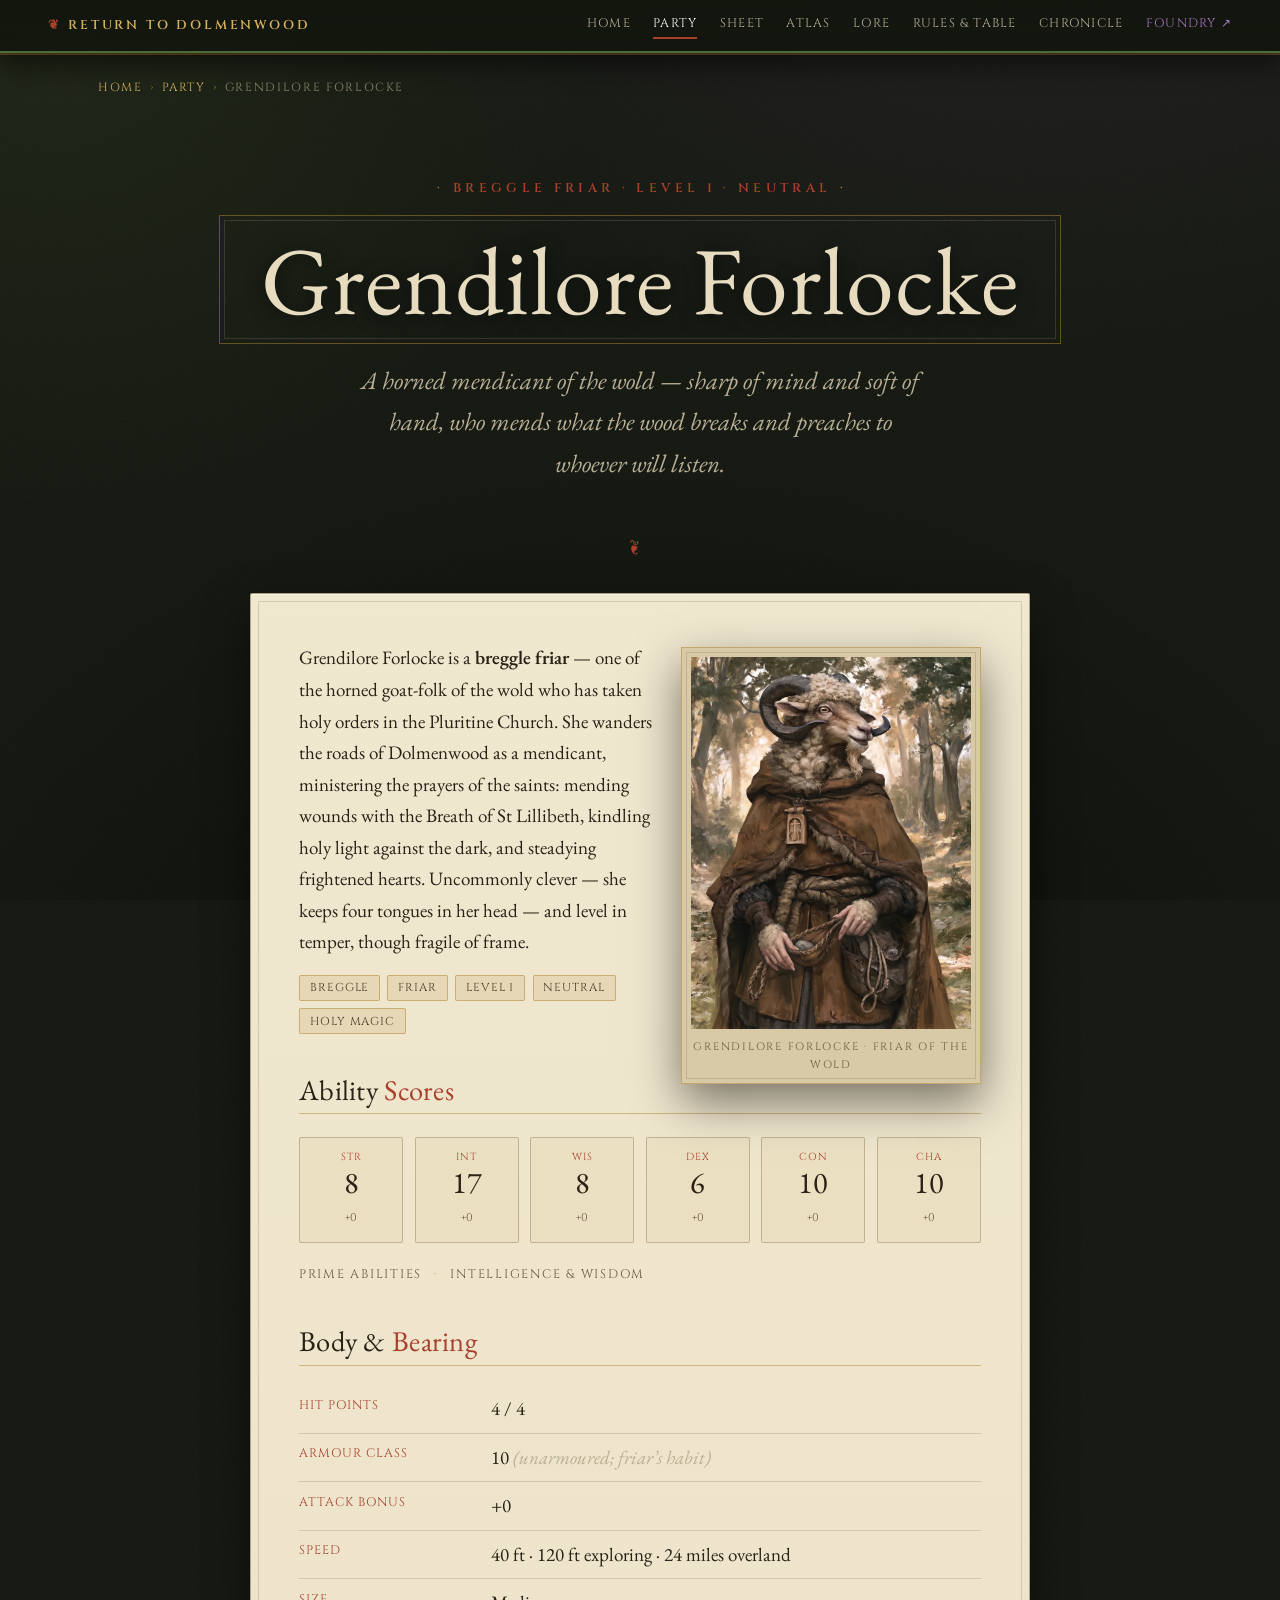
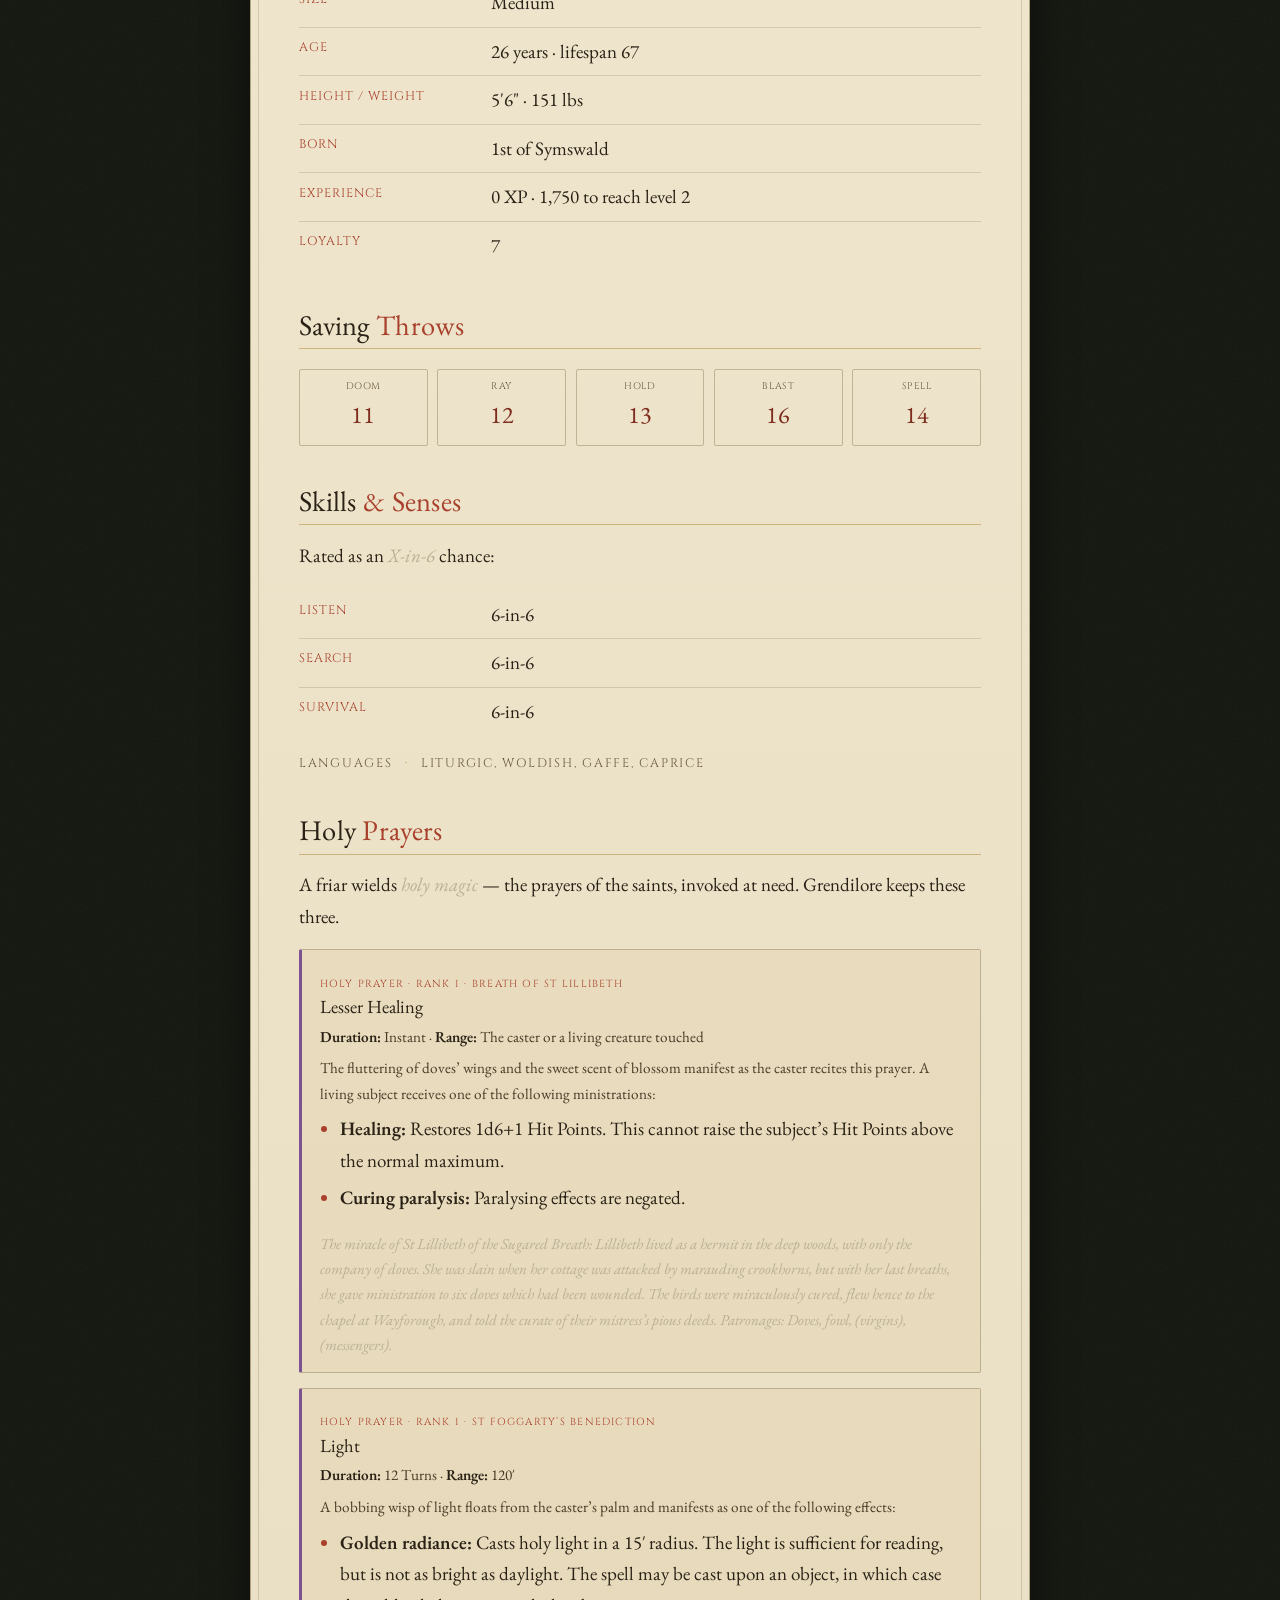
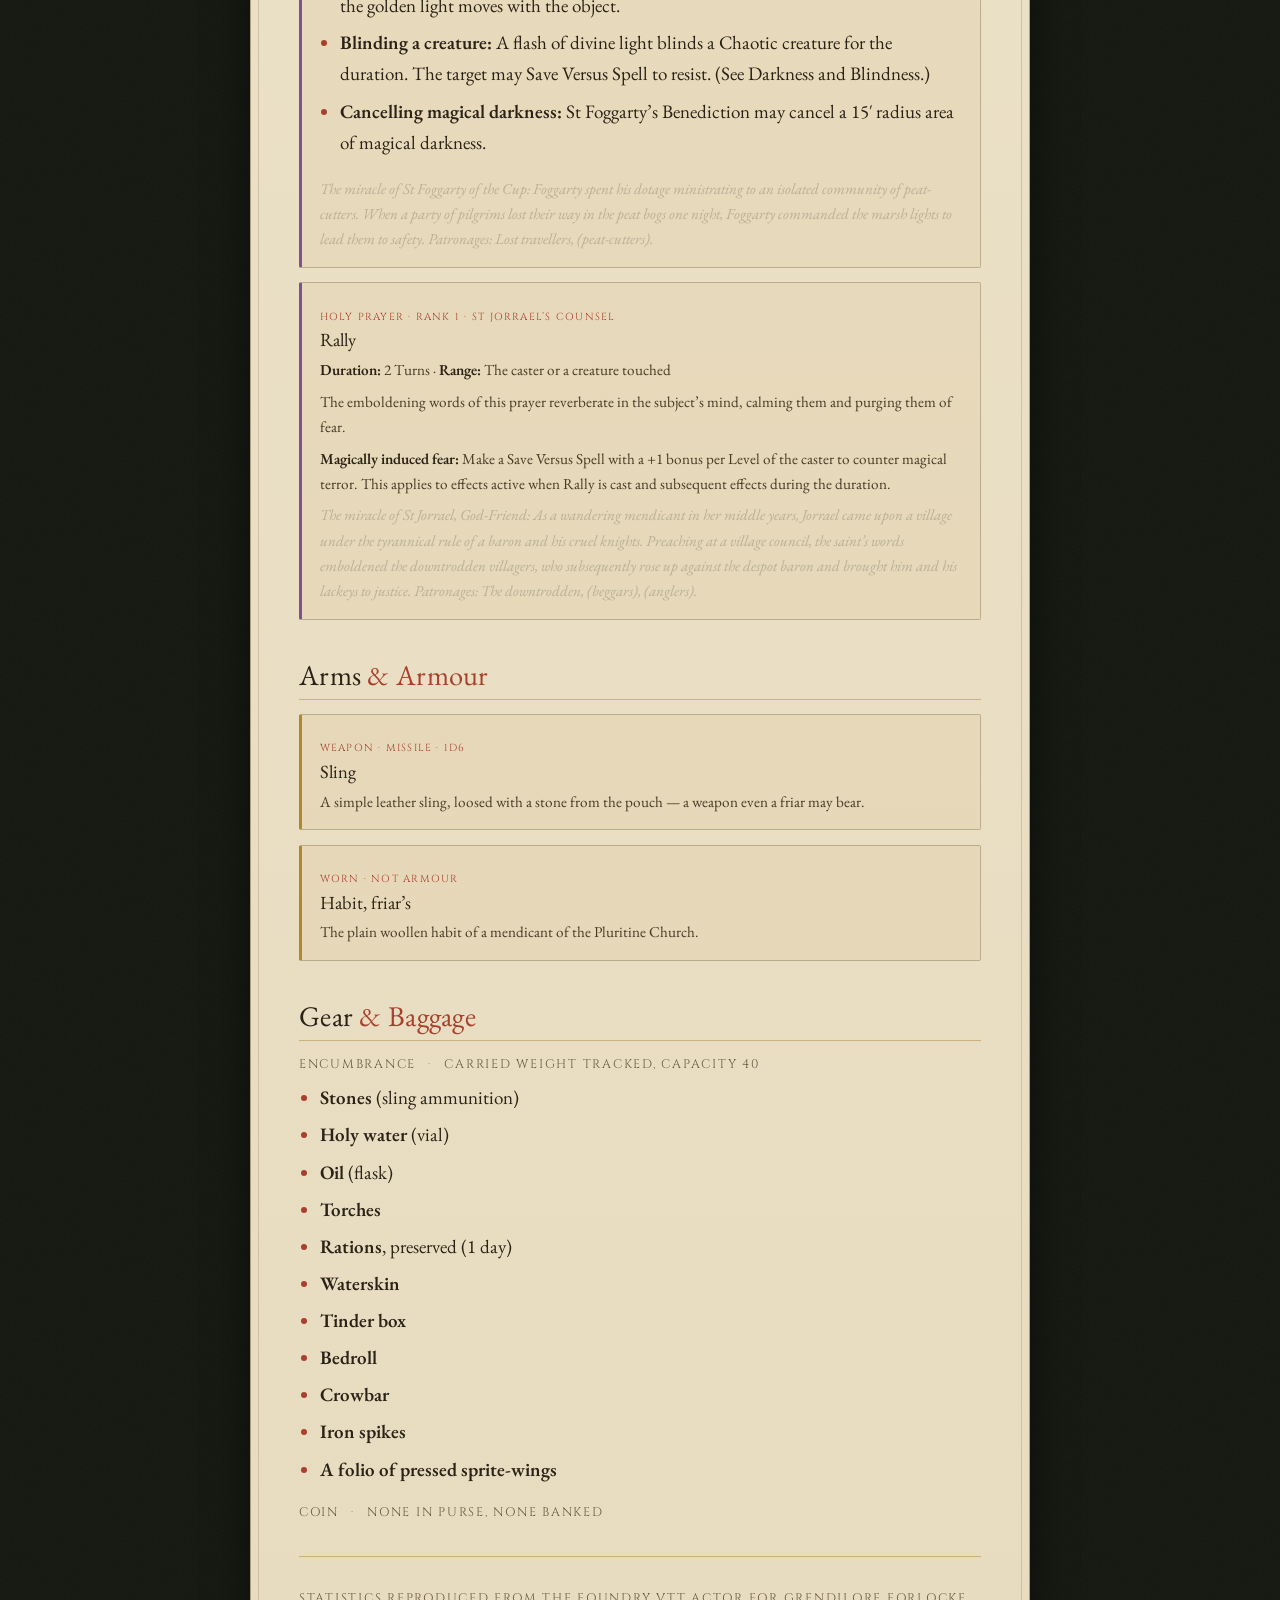
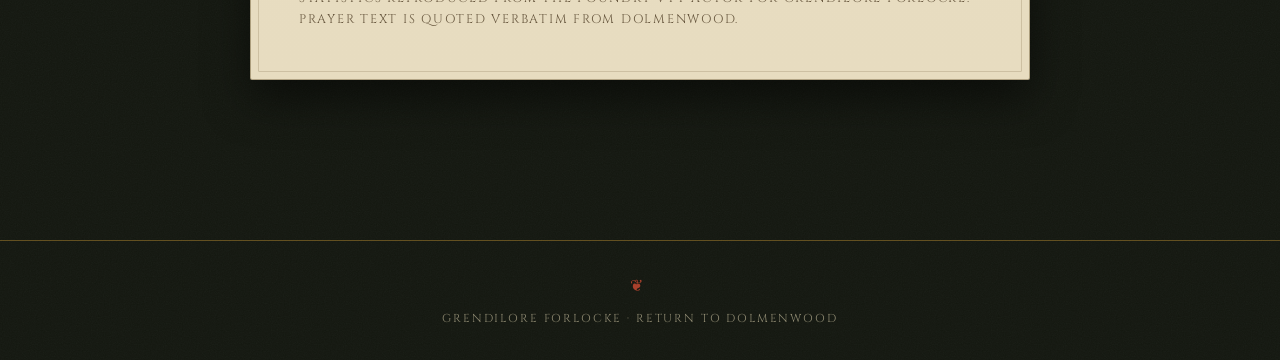
<file: character/grendilore.html>
<!DOCTYPE html>
<html lang="en">
<head>
<meta charset="UTF-8">
<meta name="viewport" content="width=device-width, initial-scale=1.0">
<link rel="icon" href="../assets/favicon.svg" type="image/svg+xml">
<title>Grendilore Forlocke · Return to Dolmenwood</title>
<meta name="description" content="Grendilore Forlocke — a breggle friar of neutral bent, level 1, a wandering healer of the Pluritine Church in Dolmenwood.">
<link rel="preconnect" href="https://fonts.googleapis.com"><link rel="preconnect" href="https://fonts.gstatic.com" crossorigin>
<link href="https://fonts.googleapis.com/css2?family=Cinzel:wght@400;500;600&family=EB+Garamond:ital,wght@0,400;0,500;0,600;1,400;1,500&family=IM+Fell+English:ital@0;1&family=UnifrakturMaguntia&display=swap" rel="stylesheet">
<link rel="stylesheet" href="../dolmenwood.css">
</head>
<body>
<nav class="topnav"><span class="brand">Return to Dolmenwood</span><a href="../index.html">Home</a><a href="index.html" class="active">Party</a><a href="../play/index.html">Sheet</a><a href="../atlas/index.html">Atlas</a><a href="../lore/index.html">Lore</a><a href="../rules/index.html">Rules &amp; Table</a><a href="../chronicle/index.html">Chronicle</a><a href="https://foundry.heltonfamily.info/join" class="ext" target="_blank" rel="noopener">Foundry ↗</a></nav>
<div class="wrap">

<p class="crumb"><a href="../index.html">Home</a><span class="sep">›</span><a href="index.html">Party</a><span class="sep">›</span>Grendilore Forlocke</p>

<header class="masthead" style="padding-bottom:1rem">
<div class="eyebrow">Breggle Friar · Level 1 · Neutral</div>
<div class="cartouche"><h1>Grendilore Forlocke</h1></div>
<p class="sub">A horned mendicant of the wold — sharp of mind and soft of hand, who mends what the wood breaks and preaches to whoever will listen.</p>
</header>

<div class="flourish"></div>

<div class="col">
<div class="panel">
<article>

<figure class="portrait-frame">
  <img src="../assets/grendilore-portrait.webp" alt="Grendilore Forlocke">
  <figcaption>Grendilore Forlocke · Friar of the Wold</figcaption>
</figure>

<p>Grendilore Forlocke is a <strong>breggle friar</strong> — one of the horned goat-folk of the wold who has taken holy orders in the Pluritine Church. She wanders the roads of Dolmenwood as a mendicant, ministering the prayers of the saints: mending wounds with the Breath of St&nbsp;Lillibeth, kindling holy light against the dark, and steadying frightened hearts. Uncommonly clever — she keeps four tongues in her head — and level in temper, though fragile of frame.</p>

<div class="tagrow">
  <span class="chip">Breggle</span>
  <span class="chip">Friar</span>
  <span class="chip">Level 1</span>
  <span class="chip">Neutral</span>
  <span class="chip">Holy Magic</span>
</div>

<h2>Ability <span class="k">Scores</span></h2>
<div class="statgrid">
  <div class="stat"><span class="lbl">Str</span><span class="val">8</span><span class="mod">+0</span></div>
  <div class="stat"><span class="lbl">Int</span><span class="val">17</span><span class="mod">+0</span></div>
  <div class="stat"><span class="lbl">Wis</span><span class="val">8</span><span class="mod">+0</span></div>
  <div class="stat"><span class="lbl">Dex</span><span class="val">6</span><span class="mod">+0</span></div>
  <div class="stat"><span class="lbl">Con</span><span class="val">10</span><span class="mod">+0</span></div>
  <div class="stat"><span class="lbl">Cha</span><span class="val">10</span><span class="mod">+0</span></div>
</div>
<p class="meta">Prime abilities <span class="sep">·</span> Intelligence &amp; Wisdom</p>

<h2>Body &amp; <span class="k">Bearing</span></h2>
<div class="deflist">
  <div class="row"><dt>Hit Points</dt><dd>4 / 4</dd></div>
  <div class="row"><dt>Armour Class</dt><dd>10 <em>(unarmoured; friar&rsquo;s habit)</em></dd></div>
  <div class="row"><dt>Attack Bonus</dt><dd>+0</dd></div>
  <div class="row"><dt>Speed</dt><dd>40 ft · 120 ft exploring · 24 miles overland</dd></div>
  <div class="row"><dt>Size</dt><dd>Medium</dd></div>
  <div class="row"><dt>Age</dt><dd>26 years · lifespan 67</dd></div>
  <div class="row"><dt>Height / Weight</dt><dd>5&#39;6&quot; · 151 lbs</dd></div>
  <div class="row"><dt>Born</dt><dd>1st of Symswald</dd></div>
  <div class="row"><dt>Experience</dt><dd>0 XP · 1,750 to reach level 2</dd></div>
  <div class="row"><dt>Loyalty</dt><dd>7</dd></div>
</div>

<h2>Saving <span class="k">Throws</span></h2>
<div class="saves">
  <div class="save"><span class="lbl">Doom</span><span class="val">11</span></div>
  <div class="save"><span class="lbl">Ray</span><span class="val">12</span></div>
  <div class="save"><span class="lbl">Hold</span><span class="val">13</span></div>
  <div class="save"><span class="lbl">Blast</span><span class="val">16</span></div>
  <div class="save"><span class="lbl">Spell</span><span class="val">14</span></div>
</div>

<h2>Skills <span class="k">&amp; Senses</span></h2>
<p>Rated as an <em>X-in-6</em> chance:</p>
<div class="deflist">
  <div class="row"><dt>Listen</dt><dd>6-in-6</dd></div>
  <div class="row"><dt>Search</dt><dd>6-in-6</dd></div>
  <div class="row"><dt>Survival</dt><dd>6-in-6</dd></div>
</div>
<p class="meta">Languages <span class="sep">·</span> Liturgic, Woldish, Gaffe, Caprice</p>

<h2>Holy <span class="k">Prayers</span></h2>
<p>A friar wields <em>holy magic</em> — the prayers of the saints, invoked at need. Grendilore keeps these three.</p>

<div class="itemcard rune">
  <span class="kind">Holy Prayer · Rank 1 · Breath of St Lillibeth</span>
  <h4>Lesser Healing</h4>
  <p><strong>Duration:</strong> Instant <span class="sep">·</span> <strong>Range:</strong> The caster or a living creature touched</p>
  <p>The fluttering of doves&rsquo; wings and the sweet scent of blossom manifest as the caster recites this prayer. A living subject receives one of the following ministrations:</p>
  <ul>
    <li><strong>Healing:</strong> Restores 1d6+1 Hit Points. This cannot raise the subject&rsquo;s Hit Points above the normal maximum.</li>
    <li><strong>Curing paralysis:</strong> Paralysing effects are negated.</li>
  </ul>
  <p><em>The miracle of St Lillibeth of the Sugared Breath: Lillibeth lived as a hermit in the deep woods, with only the company of doves. She was slain when her cottage was attacked by marauding crookhorns, but with her last breaths, she gave ministration to six doves which had been wounded. The birds were miraculously cured, flew hence to the chapel at Wayforough, and told the curate of their mistress&rsquo;s pious deeds. Patronages: Doves, fowl, (virgins), (messengers).</em></p>
</div>

<div class="itemcard rune">
  <span class="kind">Holy Prayer · Rank 1 · St Foggarty&rsquo;s Benediction</span>
  <h4>Light</h4>
  <p><strong>Duration:</strong> 12 Turns <span class="sep">·</span> <strong>Range:</strong> 120&prime;</p>
  <p>A bobbing wisp of light floats from the caster&rsquo;s palm and manifests as one of the following effects:</p>
  <ul>
    <li><strong>Golden radiance:</strong> Casts holy light in a 15&prime; radius. The light is sufficient for reading, but is not as bright as daylight. The spell may be cast upon an object, in which case the golden light moves with the object.</li>
    <li><strong>Blinding a creature:</strong> A flash of divine light blinds a Chaotic creature for the duration. The target may Save Versus Spell to resist. (See Darkness and Blindness.)</li>
    <li><strong>Cancelling magical darkness:</strong> St Foggarty&rsquo;s Benediction may cancel a 15&prime; radius area of magical darkness.</li>
  </ul>
  <p><em>The miracle of St Foggarty of the Cup: Foggarty spent his dotage ministrating to an isolated community of peat-cutters. When a party of pilgrims lost their way in the peat bogs one night, Foggarty commanded the marsh lights to lead them to safety. Patronages: Lost travellers, (peat-cutters).</em></p>
</div>

<div class="itemcard rune">
  <span class="kind">Holy Prayer · Rank 1 · St Jorrael&rsquo;s Counsel</span>
  <h4>Rally</h4>
  <p><strong>Duration:</strong> 2 Turns <span class="sep">·</span> <strong>Range:</strong> The caster or a creature touched</p>
  <p>The emboldening words of this prayer reverberate in the subject&rsquo;s mind, calming them and purging them of fear.</p>
  <p><strong>Magically induced fear:</strong> Make a Save Versus Spell with a +1 bonus per Level of the caster to counter magical terror. This applies to effects active when Rally is cast and subsequent effects during the duration.</p>
  <p><em>The miracle of St Jorrael, God-Friend: As a wandering mendicant in her middle years, Jorrael came upon a village under the tyrannical rule of a baron and his cruel knights. Preaching at a village council, the saint&rsquo;s words emboldened the downtrodden villagers, who subsequently rose up against the despot baron and brought him and his lackeys to justice. Patronages: The downtrodden, (beggars), (anglers).</em></p>
</div>

<h2>Arms <span class="k">&amp; Armour</span></h2>
<div class="itemcard">
  <span class="kind">Weapon · Missile · 1d6</span>
  <h4>Sling</h4>
  <p>A simple leather sling, loosed with a stone from the pouch — a weapon even a friar may bear.</p>
</div>
<div class="itemcard">
  <span class="kind">Worn · Not armour</span>
  <h4>Habit, friar&rsquo;s</h4>
  <p>The plain woollen habit of a mendicant of the Pluritine Church.</p>
</div>

<h2>Gear <span class="k">&amp; Baggage</span></h2>
<p class="meta">Encumbrance <span class="sep">·</span> carried weight tracked, capacity 40</p>
<ul>
  <li><strong>Stones</strong> (sling ammunition)</li>
  <li><strong>Holy water</strong> (vial)</li>
  <li><strong>Oil</strong> (flask)</li>
  <li><strong>Torches</strong></li>
  <li><strong>Rations</strong>, preserved (1 day)</li>
  <li><strong>Waterskin</strong></li>
  <li><strong>Tinder box</strong></li>
  <li><strong>Bedroll</strong></li>
  <li><strong>Crowbar</strong></li>
  <li><strong>Iron spikes</strong></li>
  <li><strong>A folio of pressed sprite-wings</strong></li>
</ul>
<p class="meta">Coin <span class="sep">·</span> none in purse, none banked</p>

<hr>
<p class="meta">Statistics reproduced from the Foundry VTT actor for Grendilore Forlocke. Prayer text is quoted verbatim from Dolmenwood.</p>

</article>
</div>
</div>

</div>
<footer class="foot"><span class="mark">❦</span>Grendilore Forlocke · Return to Dolmenwood</footer>
</body>
</html>
</file>
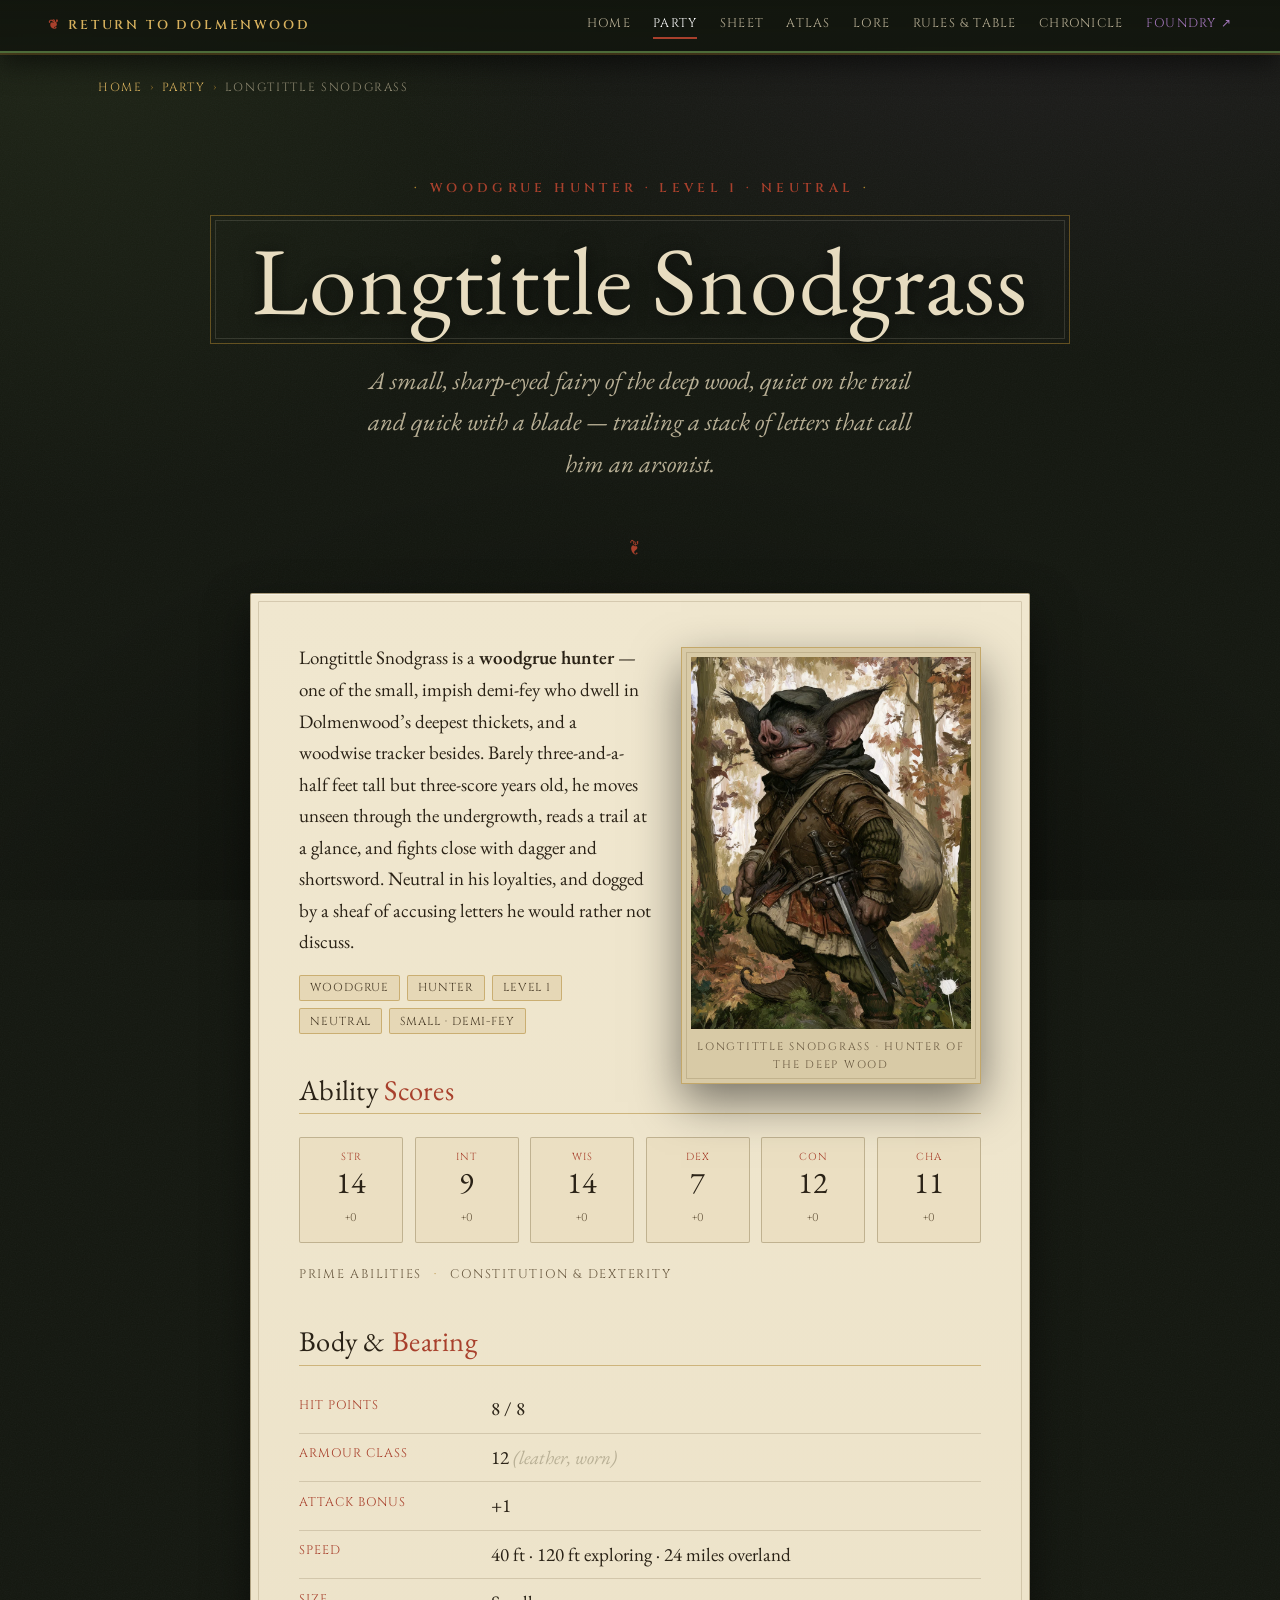
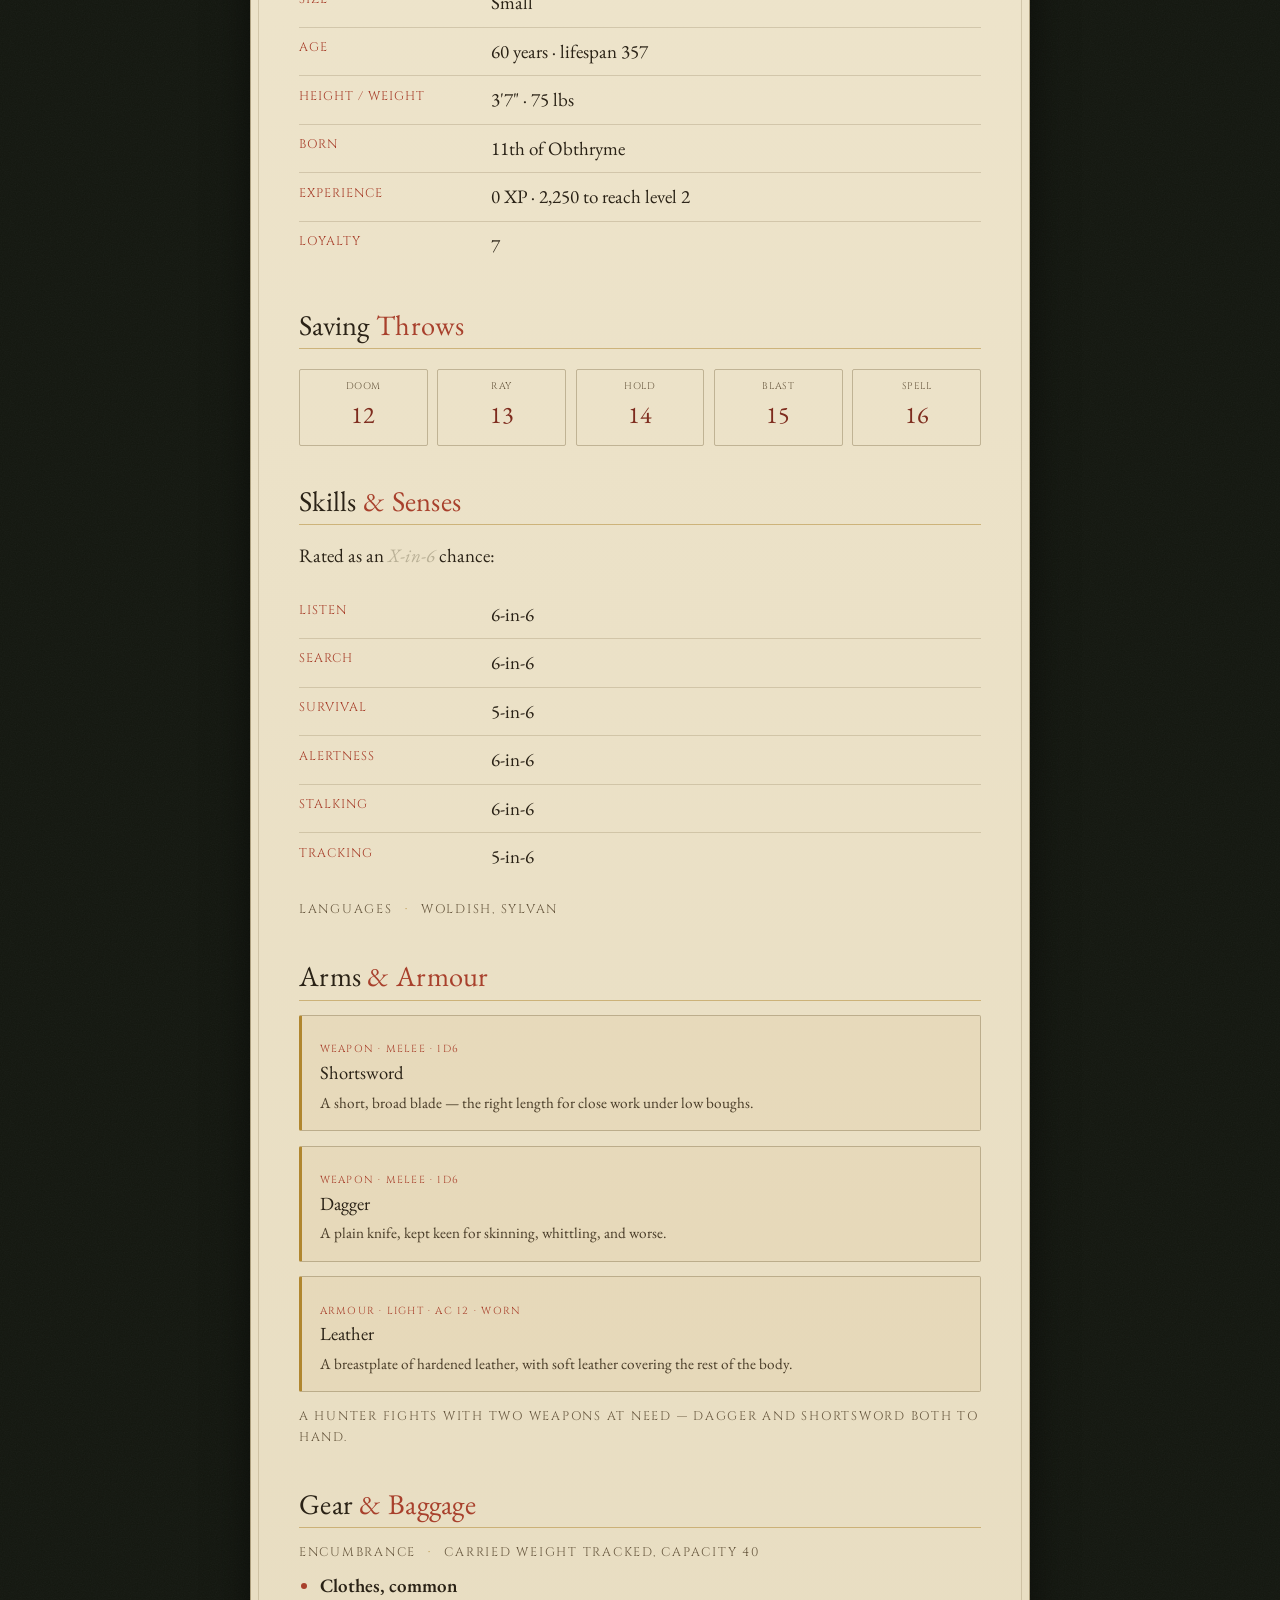
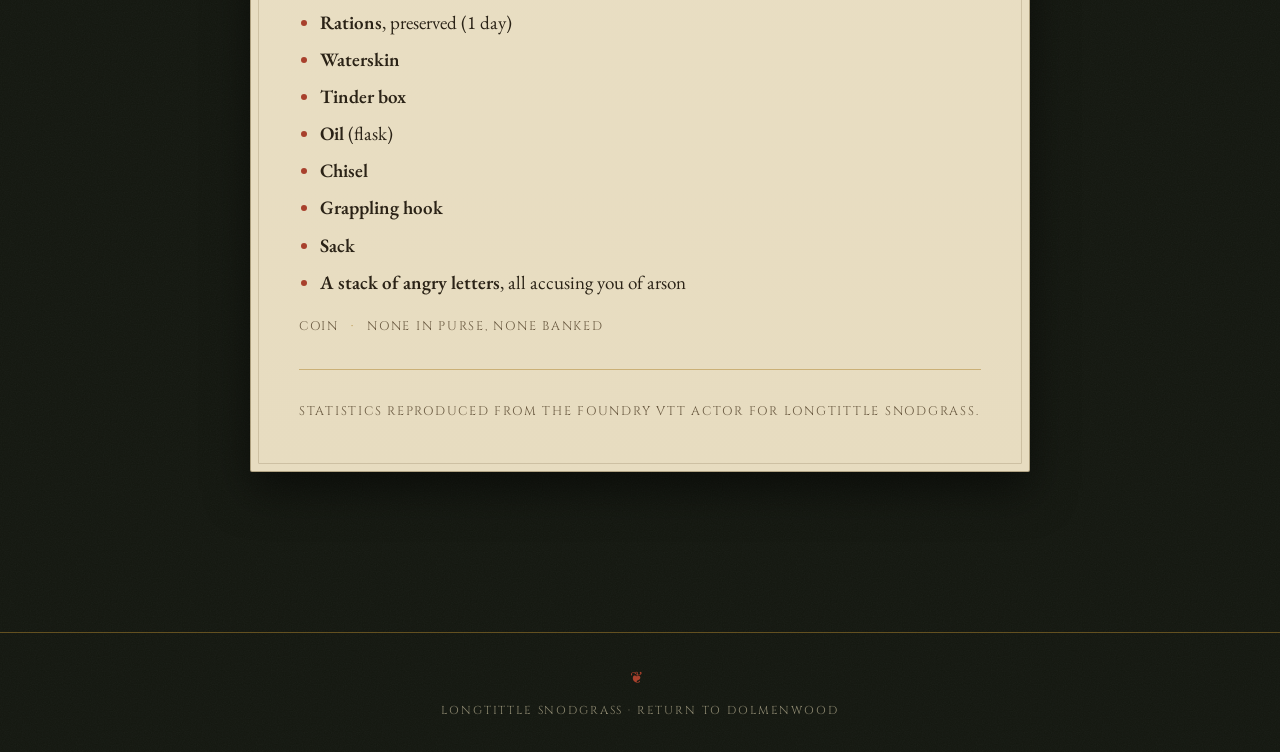
<file: character/longtittle.html>
<!DOCTYPE html>
<html lang="en">
<head>
<meta charset="UTF-8">
<meta name="viewport" content="width=device-width, initial-scale=1.0">
<link rel="icon" href="../assets/favicon.svg" type="image/svg+xml">
<title>Longtittle Snodgrass · Return to Dolmenwood</title>
<meta name="description" content="Longtittle Snodgrass — a woodgrue hunter of neutral bent, level 1, a small demi-fey tracker of the Dolmenwood wilds.">
<link rel="preconnect" href="https://fonts.googleapis.com"><link rel="preconnect" href="https://fonts.gstatic.com" crossorigin>
<link href="https://fonts.googleapis.com/css2?family=Cinzel:wght@400;500;600&family=EB+Garamond:ital,wght@0,400;0,500;0,600;1,400;1,500&family=IM+Fell+English:ital@0;1&family=UnifrakturMaguntia&display=swap" rel="stylesheet">
<link rel="stylesheet" href="../dolmenwood.css">
</head>
<body>
<nav class="topnav"><span class="brand">Return to Dolmenwood</span><a href="../index.html">Home</a><a href="index.html" class="active">Party</a><a href="../play/index.html">Sheet</a><a href="../atlas/index.html">Atlas</a><a href="../lore/index.html">Lore</a><a href="../rules/index.html">Rules &amp; Table</a><a href="../chronicle/index.html">Chronicle</a><a href="https://foundry.heltonfamily.info/join" class="ext" target="_blank" rel="noopener">Foundry ↗</a></nav>
<div class="wrap">

<p class="crumb"><a href="../index.html">Home</a><span class="sep">›</span><a href="index.html">Party</a><span class="sep">›</span>Longtittle Snodgrass</p>

<header class="masthead" style="padding-bottom:1rem">
<div class="eyebrow">Woodgrue Hunter · Level 1 · Neutral</div>
<div class="cartouche"><h1>Longtittle Snodgrass</h1></div>
<p class="sub">A small, sharp-eyed fairy of the deep wood, quiet on the trail and quick with a blade — trailing a stack of letters that call him an arsonist.</p>
</header>

<div class="flourish"></div>

<div class="col">
<div class="panel">
<article>

<figure class="portrait-frame">
  <img src="../assets/longtittle-portrait.webp" alt="Longtittle Snodgrass">
  <figcaption>Longtittle Snodgrass · Hunter of the Deep Wood</figcaption>
</figure>

<p>Longtittle Snodgrass is a <strong>woodgrue hunter</strong> — one of the small, impish demi-fey who dwell in Dolmenwood&rsquo;s deepest thickets, and a woodwise tracker besides. Barely three-and-a-half feet tall but three-score years old, he moves unseen through the undergrowth, reads a trail at a glance, and fights close with dagger and shortsword. Neutral in his loyalties, and dogged by a sheaf of accusing letters he would rather not discuss.</p>

<div class="tagrow">
  <span class="chip">Woodgrue</span>
  <span class="chip">Hunter</span>
  <span class="chip">Level 1</span>
  <span class="chip">Neutral</span>
  <span class="chip">Small · Demi-fey</span>
</div>

<h2>Ability <span class="k">Scores</span></h2>
<div class="statgrid">
  <div class="stat"><span class="lbl">Str</span><span class="val">14</span><span class="mod">+0</span></div>
  <div class="stat"><span class="lbl">Int</span><span class="val">9</span><span class="mod">+0</span></div>
  <div class="stat"><span class="lbl">Wis</span><span class="val">14</span><span class="mod">+0</span></div>
  <div class="stat"><span class="lbl">Dex</span><span class="val">7</span><span class="mod">+0</span></div>
  <div class="stat"><span class="lbl">Con</span><span class="val">12</span><span class="mod">+0</span></div>
  <div class="stat"><span class="lbl">Cha</span><span class="val">11</span><span class="mod">+0</span></div>
</div>
<p class="meta">Prime abilities <span class="sep">·</span> Constitution &amp; Dexterity</p>

<h2>Body &amp; <span class="k">Bearing</span></h2>
<div class="deflist">
  <div class="row"><dt>Hit Points</dt><dd>8 / 8</dd></div>
  <div class="row"><dt>Armour Class</dt><dd>12 <em>(leather, worn)</em></dd></div>
  <div class="row"><dt>Attack Bonus</dt><dd>+1</dd></div>
  <div class="row"><dt>Speed</dt><dd>40 ft · 120 ft exploring · 24 miles overland</dd></div>
  <div class="row"><dt>Size</dt><dd>Small</dd></div>
  <div class="row"><dt>Age</dt><dd>60 years · lifespan 357</dd></div>
  <div class="row"><dt>Height / Weight</dt><dd>3&#39;7&quot; · 75 lbs</dd></div>
  <div class="row"><dt>Born</dt><dd>11th of Obthryme</dd></div>
  <div class="row"><dt>Experience</dt><dd>0 XP · 2,250 to reach level 2</dd></div>
  <div class="row"><dt>Loyalty</dt><dd>7</dd></div>
</div>

<h2>Saving <span class="k">Throws</span></h2>
<div class="saves">
  <div class="save"><span class="lbl">Doom</span><span class="val">12</span></div>
  <div class="save"><span class="lbl">Ray</span><span class="val">13</span></div>
  <div class="save"><span class="lbl">Hold</span><span class="val">14</span></div>
  <div class="save"><span class="lbl">Blast</span><span class="val">15</span></div>
  <div class="save"><span class="lbl">Spell</span><span class="val">16</span></div>
</div>

<h2>Skills <span class="k">&amp; Senses</span></h2>
<p>Rated as an <em>X-in-6</em> chance:</p>
<div class="deflist">
  <div class="row"><dt>Listen</dt><dd>6-in-6</dd></div>
  <div class="row"><dt>Search</dt><dd>6-in-6</dd></div>
  <div class="row"><dt>Survival</dt><dd>5-in-6</dd></div>
  <div class="row"><dt>Alertness</dt><dd>6-in-6</dd></div>
  <div class="row"><dt>Stalking</dt><dd>6-in-6</dd></div>
  <div class="row"><dt>Tracking</dt><dd>5-in-6</dd></div>
</div>
<p class="meta">Languages <span class="sep">·</span> Woldish, Sylvan</p>

<h2>Arms <span class="k">&amp; Armour</span></h2>
<div class="itemcard">
  <span class="kind">Weapon · Melee · 1d6</span>
  <h4>Shortsword</h4>
  <p>A short, broad blade — the right length for close work under low boughs.</p>
</div>
<div class="itemcard">
  <span class="kind">Weapon · Melee · 1d6</span>
  <h4>Dagger</h4>
  <p>A plain knife, kept keen for skinning, whittling, and worse.</p>
</div>
<div class="itemcard">
  <span class="kind">Armour · Light · AC 12 · Worn</span>
  <h4>Leather</h4>
  <p>A breastplate of hardened leather, with soft leather covering the rest of the body.</p>
</div>
<p class="meta">A hunter fights with two weapons at need — dagger and shortsword both to hand.</p>

<h2>Gear <span class="k">&amp; Baggage</span></h2>
<p class="meta">Encumbrance <span class="sep">·</span> carried weight tracked, capacity 40</p>
<ul>
  <li><strong>Clothes, common</strong></li>
  <li><strong>Rations</strong>, preserved (1 day)</li>
  <li><strong>Waterskin</strong></li>
  <li><strong>Tinder box</strong></li>
  <li><strong>Oil</strong> (flask)</li>
  <li><strong>Chisel</strong></li>
  <li><strong>Grappling hook</strong></li>
  <li><strong>Sack</strong></li>
  <li><strong>A stack of angry letters</strong>, all accusing you of arson</li>
</ul>
<p class="meta">Coin <span class="sep">·</span> none in purse, none banked</p>

<hr>
<p class="meta">Statistics reproduced from the Foundry VTT actor for Longtittle Snodgrass.</p>

</article>
</div>
</div>

</div>
<footer class="foot"><span class="mark">❦</span>Longtittle Snodgrass · Return to Dolmenwood</footer>
</body>
</html>
</file>
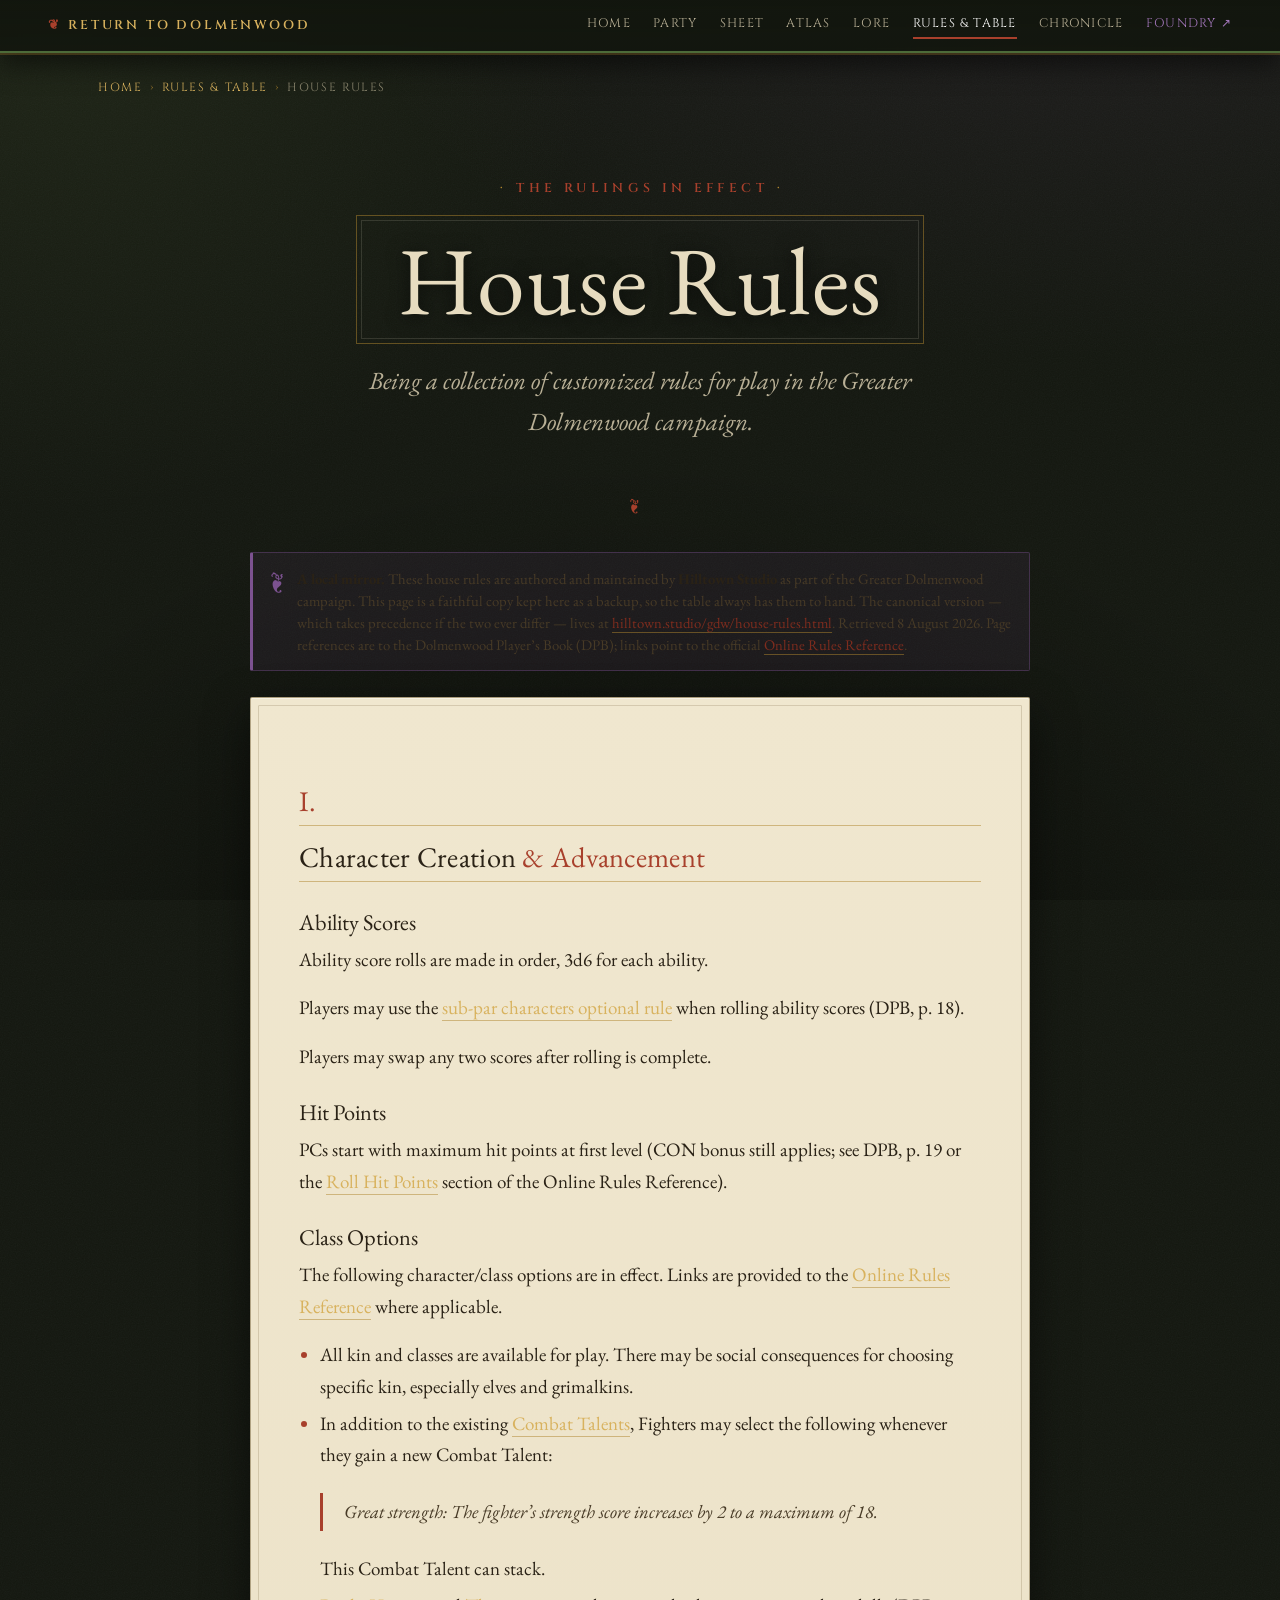
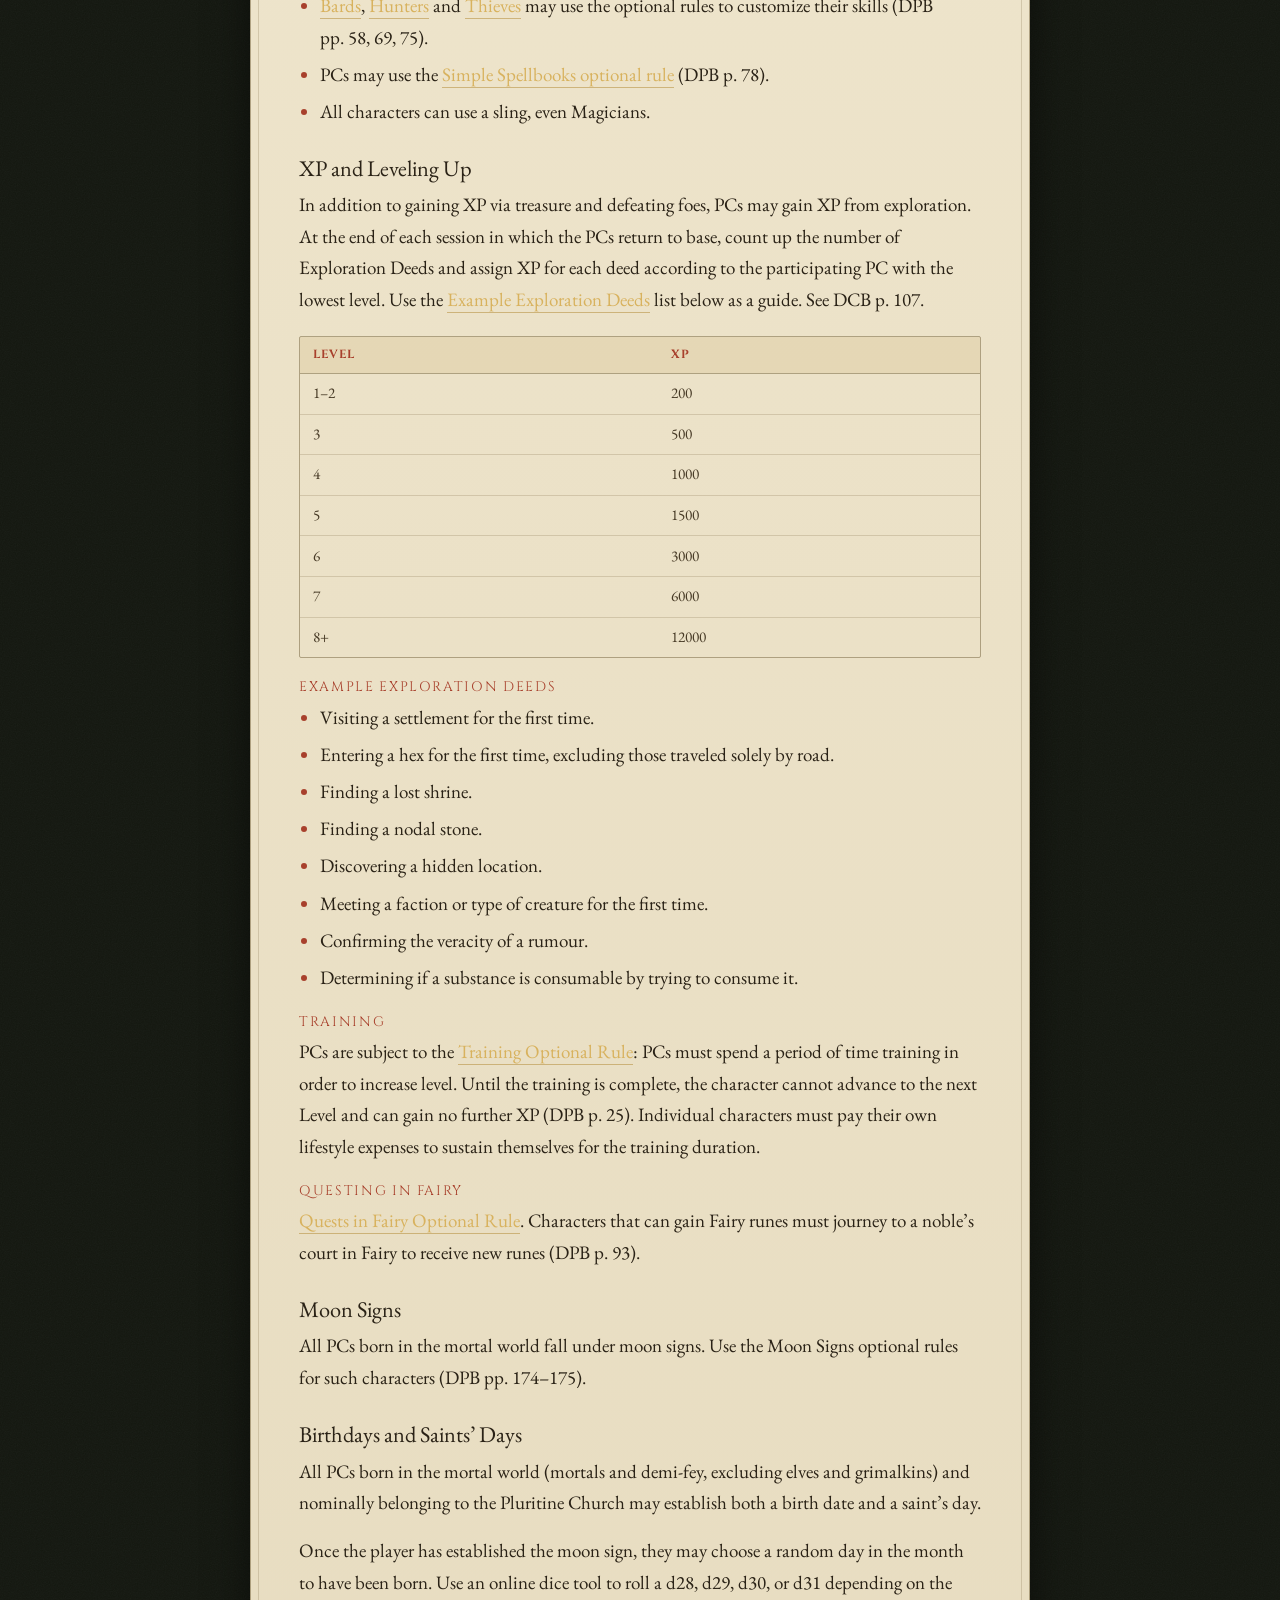
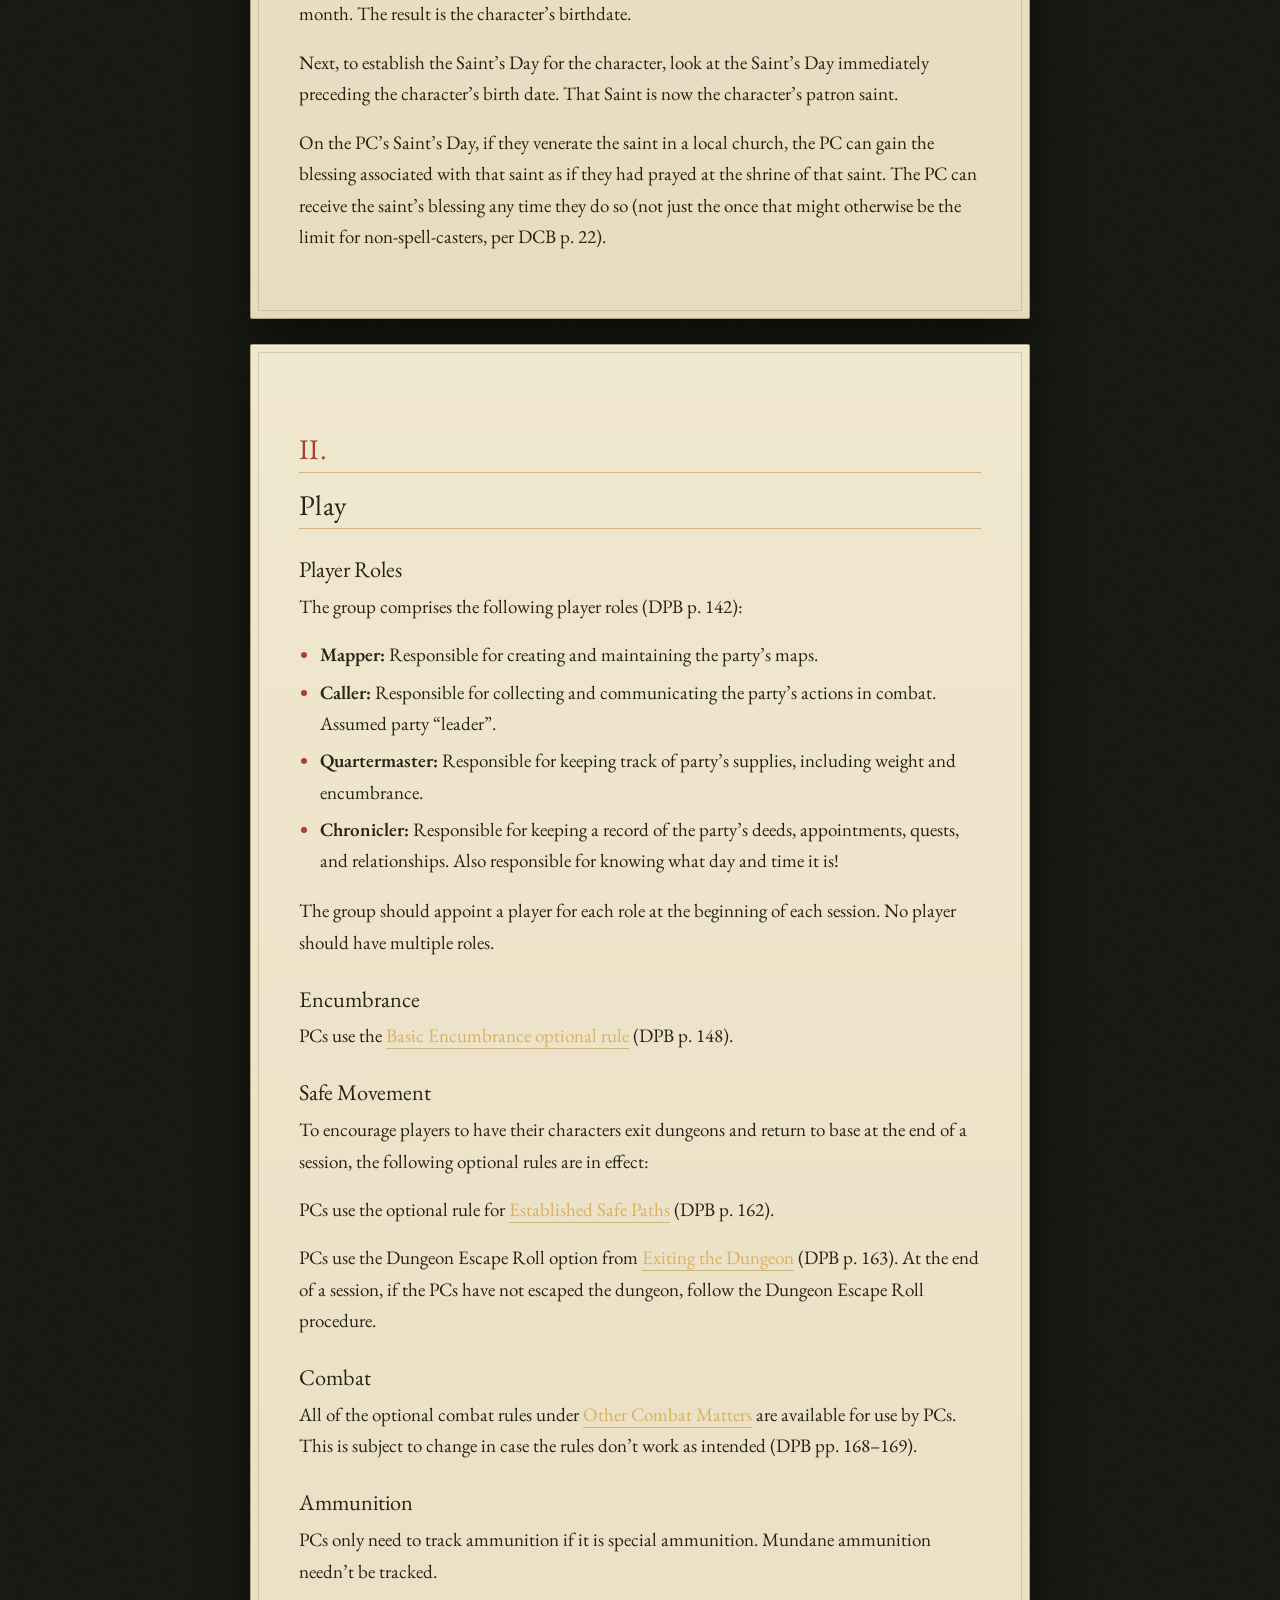
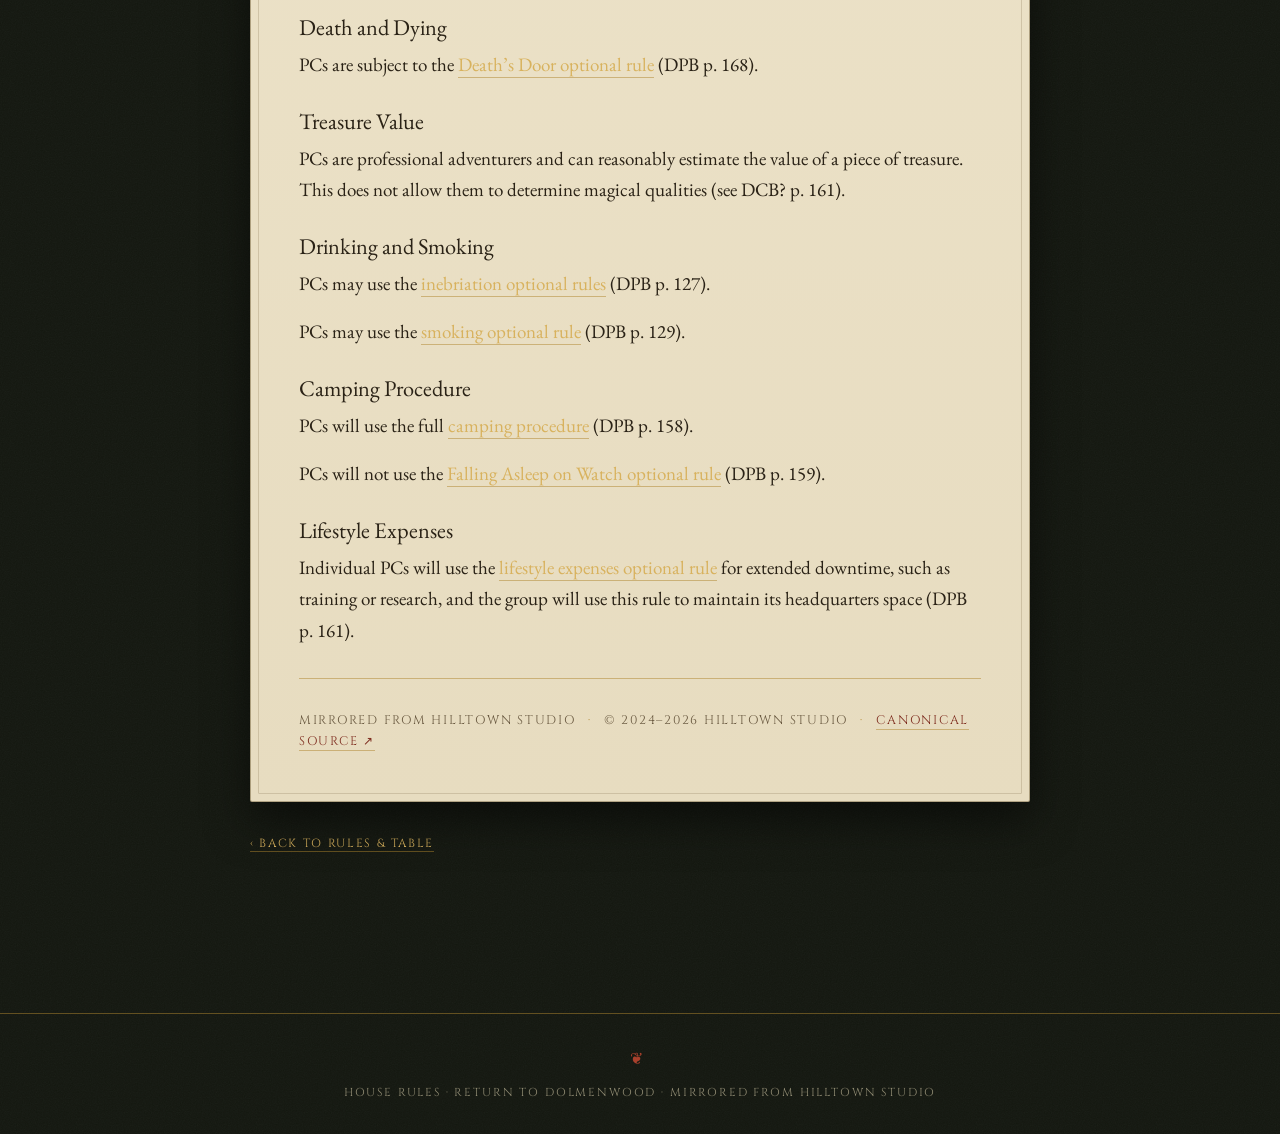
<file: rules/house-rules.html>
<!DOCTYPE html>
<html lang="en">
<head>
<meta charset="UTF-8">
<meta name="viewport" content="width=device-width, initial-scale=1.0">
<link rel="icon" href="../assets/favicon.svg" type="image/svg+xml">
<title>House Rules · Return to Dolmenwood</title>
<meta name="description" content="The Greater Dolmenwood campaign house rules — a local mirror of the rulings in effect at this table.">
<link rel="preconnect" href="https://fonts.googleapis.com"><link rel="preconnect" href="https://fonts.gstatic.com" crossorigin>
<link href="https://fonts.googleapis.com/css2?family=Cinzel:wght@400;500;600&family=EB+Garamond:ital,wght@0,400;0,500;0,600;1,400;1,500&family=IM+Fell+English:ital@0;1&family=UnifrakturMaguntia&display=swap" rel="stylesheet">
<link rel="stylesheet" href="../dolmenwood.css">
</head>
<body>
<nav class="topnav"><span class="brand">Return to Dolmenwood</span><a href="../index.html">Home</a><a href="../character/index.html">Party</a><a href="../play/index.html">Sheet</a><a href="../atlas/index.html">Atlas</a><a href="../lore/index.html">Lore</a><a href="index.html" class="active">Rules &amp; Table</a><a href="../chronicle/index.html">Chronicle</a><a href="https://foundry.heltonfamily.info/join" class="ext" target="_blank" rel="noopener">Foundry ↗</a></nav>
<div class="wrap">

<p class="crumb"><a href="../index.html">Home</a><span class="sep">›</span><a href="index.html">Rules &amp; Table</a><span class="sep">›</span>House Rules</p>

<header class="masthead" style="padding-bottom:1rem">
<div class="eyebrow">The Rulings in Effect</div>
<div class="cartouche"><h1>House Rules</h1></div>
<p class="sub">Being a collection of customized rules for play in the Greater Dolmenwood campaign.</p>
</header>

<div class="flourish"></div>

<div class="col">

<div class="attrib">
  <span class="seal">❦</span>
  <div><b>A local mirror.</b> These house rules are authored and maintained by <b>Hilltown Studio</b> as part of the Greater Dolmenwood campaign. This page is a faithful copy kept here as a backup, so the table always has them to hand. The canonical version — which takes precedence if the two ever differ — lives at
  <a href="https://www.hilltown.studio/gdw/house-rules.html" target="_blank" rel="noopener">hilltown.studio/gdw/house-rules.html</a>. Retrieved 8 August 2026.
  Page references are to the Dolmenwood Player&rsquo;s Book (DPB); links point to the official
  <a href="https://www.dolmenwood.necroticgnome.com/" target="_blank" rel="noopener">Online Rules Reference</a>.</div>
</div>

<div class="panel">
<article>

<h2 class="kmark">I.</h2>
<h2 style="margin-top:0">Character Creation <span class="k">&amp; Advancement</span></h2>

<h3>Ability Scores</h3>
<p>Ability score rolls are made in order, 3d6 for each ability.</p>
<p>Players may use the <a href="https://www.dolmenwood.necroticgnome.com/rules/doku.php?id=creating_a_character#sub-par_characters_optional_rule" target="_blank" rel="noopener">sub-par characters optional rule</a> when rolling ability scores (DPB, p.&nbsp;18).</p>
<p>Players may swap any two scores after rolling is complete.</p>

<h3>Hit Points</h3>
<p>PCs start with maximum hit points at first level (CON bonus still applies; see DPB, p.&nbsp;19 or the <a href="https://www.dolmenwood.necroticgnome.com/rules/doku.php?id=creating_a_character#roll_hit_points" target="_blank" rel="noopener">Roll Hit Points</a> section of the Online Rules Reference).</p>

<h3>Class Options</h3>
<p>The following character/class options are in effect. Links are provided to the <a href="https://www.dolmenwood.necroticgnome.com/" target="_blank" rel="noopener">Online Rules Reference</a> where applicable.</p>
<ul>
  <li>All kin and classes are available for play. There may be social consequences for choosing specific kin, especially elves and grimalkins.</li>
  <li>In addition to the existing <a href="https://www.dolmenwood.necroticgnome.com/rules/doku.php?id=fighter#combat_talents" target="_blank" rel="noopener">Combat Talents</a>, Fighters may select the following whenever they gain a new Combat Talent:
    <blockquote>Great strength: The fighter&rsquo;s strength score increases by 2 to a maximum of 18.</blockquote>
    This Combat Talent can stack.</li>
  <li><a href="https://www.dolmenwood.necroticgnome.com/rules/doku.php?id=bard#customising_bard_skills_optional_rule" target="_blank" rel="noopener">Bards</a>, <a href="https://www.dolmenwood.necroticgnome.com/rules/doku.php?id=hunter#customising_hunter_skills_optional_rule" target="_blank" rel="noopener">Hunters</a> and <a href="https://www.dolmenwood.necroticgnome.com/rules/doku.php?id=thief#customising_thief_skills_optional_rule" target="_blank" rel="noopener">Thieves</a> may use the optional rules to customize their skills (DPB pp.&nbsp;58, 69, 75).</li>
  <li>PCs may use the <a href="https://www.dolmenwood.necroticgnome.com/rules/doku.php?id=arcane_magic#simple_spell_books_optional_rule" target="_blank" rel="noopener">Simple Spellbooks optional rule</a> (DPB p.&nbsp;78).</li>
  <li>All characters can use a sling, even Magicians.</li>
</ul>

<h3>XP and Leveling Up</h3>
<p>In addition to gaining XP via treasure and defeating foes, PCs may gain XP from exploration. At the end of each session in which the PCs return to base, count up the number of Exploration Deeds and assign XP for each deed according to the participating PC with the lowest level. Use the <a href="#example-exploration-deeds">Example Exploration Deeds</a> list below as a guide. See DCB p.&nbsp;107.</p>

<div class="tablewrap">
<table>
<thead><tr><th>Level</th><th>XP</th></tr></thead>
<tbody>
<tr><td>1&ndash;2</td><td>200</td></tr>
<tr><td>3</td><td>500</td></tr>
<tr><td>4</td><td>1000</td></tr>
<tr><td>5</td><td>1500</td></tr>
<tr><td>6</td><td>3000</td></tr>
<tr><td>7</td><td>6000</td></tr>
<tr><td>8+</td><td>12000</td></tr>
</tbody>
</table>
</div>

<h4 id="example-exploration-deeds">Example Exploration Deeds</h4>
<ul>
  <li>Visiting a settlement for the first time.</li>
  <li>Entering a hex for the first time, excluding those traveled solely by road.</li>
  <li>Finding a lost shrine.</li>
  <li>Finding a nodal stone.</li>
  <li>Discovering a hidden location.</li>
  <li>Meeting a faction or type of creature for the first time.</li>
  <li>Confirming the veracity of a rumour.</li>
  <li>Determining if a substance is consumable by trying to consume it.</li>
</ul>

<h4>Training</h4>
<p>PCs are subject to the <a href="https://www.dolmenwood.necroticgnome.com/rules/doku.php?id=advancement#training_optional_rule" target="_blank" rel="noopener">Training Optional Rule</a>: PCs must spend a period of time training in order to increase level. Until the training is complete, the character cannot advance to the next Level and can gain no further XP (DPB p.&nbsp;25). Individual characters must pay their own lifestyle expenses to sustain themselves for the training duration.</p>

<h4>Questing in Fairy</h4>
<p><a href="https://www.dolmenwood.necroticgnome.com/rules/doku.php?id=advancement#training_optional_rule" target="_blank" rel="noopener">Quests in Fairy Optional Rule</a>. Characters that can gain Fairy runes must journey to a noble&rsquo;s court in Fairy to receive new runes (DPB p.&nbsp;93).</p>

<h3>Moon Signs</h3>
<p>All PCs born in the mortal world fall under moon signs. Use the Moon Signs optional rules for such characters (DPB pp.&nbsp;174&ndash;175).</p>

<h3>Birthdays and Saints&rsquo; Days</h3>
<p>All PCs born in the mortal world (mortals and demi-fey, excluding elves and grimalkins) and nominally belonging to the Pluritine Church may establish both a birth date and a saint&rsquo;s day.</p>
<p>Once the player has established the moon sign, they may choose a random day in the month to have been born. Use an online dice tool to roll a d28, d29, d30, or d31 depending on the month. The result is the character&rsquo;s birthdate.</p>
<p>Next, to establish the Saint&rsquo;s Day for the character, look at the Saint&rsquo;s Day immediately preceding the character&rsquo;s birth date. That Saint is now the character&rsquo;s patron saint.</p>
<p>On the PC&rsquo;s Saint&rsquo;s Day, if they venerate the saint in a local church, the PC can gain the blessing associated with that saint as if they had prayed at the shrine of that saint. The PC can receive the saint&rsquo;s blessing any time they do so (not just the once that might otherwise be the limit for non-spell-casters, per DCB p.&nbsp;22).</p>

</article>
</div>

<div class="panel" style="margin-top:1.6rem">
<article>

<h2 class="kmark">II.</h2>
<h2 style="margin-top:0">Play</h2>

<h3>Player Roles</h3>
<p>The group comprises the following player roles (DPB p.&nbsp;142):</p>
<ul>
  <li><strong>Mapper:</strong> Responsible for creating and maintaining the party&rsquo;s maps.</li>
  <li><strong>Caller:</strong> Responsible for collecting and communicating the party&rsquo;s actions in combat. Assumed party &ldquo;leader&rdquo;.</li>
  <li><strong>Quartermaster:</strong> Responsible for keeping track of party&rsquo;s supplies, including weight and encumbrance.</li>
  <li><strong>Chronicler:</strong> Responsible for keeping a record of the party&rsquo;s deeds, appointments, quests, and relationships. Also responsible for knowing what day and time it is!</li>
</ul>
<p>The group should appoint a player for each role at the beginning of each session. No player should have multiple roles.</p>

<h3>Encumbrance</h3>
<p>PCs use the <a href="https://www.dolmenwood.necroticgnome.com/rules/doku.php?id=encumbrance#basic_weight_encumbrance_optional_rule" target="_blank" rel="noopener">Basic Encumbrance optional rule</a> (DPB p.&nbsp;148).</p>

<h3>Safe Movement</h3>
<p>To encourage players to have their characters exit dungeons and return to base at the end of a session, the following optional rules are in effect:</p>
<p>PCs use the optional rule for <a href="https://www.dolmenwood.necroticgnome.com/rules/doku.php?id=dungeons#established_safe_paths_optional_rule" target="_blank" rel="noopener">Established Safe Paths</a> (DPB p.&nbsp;162).</p>
<p>PCs use the Dungeon Escape Roll option from <a href="https://www.dolmenwood.necroticgnome.com/rules/doku.php?id=dungeons#established_safe_paths_optional_rule" target="_blank" rel="noopener">Exiting the Dungeon</a> (DPB p.&nbsp;163). At the end of a session, if the PCs have not escaped the dungeon, follow the Dungeon Escape Roll procedure.</p>

<h3>Combat</h3>
<p>All of the optional combat rules under <a href="https://www.dolmenwood.necroticgnome.com/rules/doku.php?id=other_combat_matters" target="_blank" rel="noopener">Other Combat Matters</a> are available for use by PCs. This is subject to change in case the rules don&rsquo;t work as intended (DPB pp.&nbsp;168&ndash;169).</p>

<h3>Ammunition</h3>
<p>PCs only need to track ammunition if it is special ammunition. Mundane ammunition needn&rsquo;t be tracked.</p>

<h3>Death and Dying</h3>
<p>PCs are subject to the <a href="https://www.dolmenwood.necroticgnome.com/rules/doku.php?id=other_combat_matters#death_s_door" target="_blank" rel="noopener">Death&rsquo;s Door optional rule</a> (DPB p.&nbsp;168).</p>

<h3>Treasure Value</h3>
<p>PCs are professional adventurers and can reasonably estimate the value of a piece of treasure. This does not allow them to determine magical qualities (see DCB? p.&nbsp;161).</p>

<h3>Drinking and Smoking</h3>
<p>PCs may use the <a href="https://www.dolmenwood.necroticgnome.com/rules/doku.php?id=beverages#inebriation_optional_rule" target="_blank" rel="noopener">inebriation optional rules</a> (DPB p.&nbsp;127).</p>
<p>PCs may use the <a href="https://www.dolmenwood.necroticgnome.com/rules/doku.php?id=pipeleaf#smoking_optional_rule" target="_blank" rel="noopener">smoking optional rule</a> (DPB p.&nbsp;129).</p>

<h3>Camping Procedure</h3>
<p>PCs will use the full <a href="https://www.dolmenwood.necroticgnome.com/rules/doku.php?id=camping#camping_procedure" target="_blank" rel="noopener">camping procedure</a> (DPB p.&nbsp;158).</p>
<p>PCs will not use the <a href="https://www.dolmenwood.necroticgnome.com/rules/doku.php?id=camping#falling_asleep_on_watch_optional_rule" target="_blank" rel="noopener">Falling Asleep on Watch optional rule</a> (DPB p.&nbsp;159).</p>

<h3>Lifestyle Expenses</h3>
<p>Individual PCs will use the <a href="https://www.dolmenwood.necroticgnome.com/rules/doku.php?id=settlements#lifestyle_expenses_optional_rule" target="_blank" rel="noopener">lifestyle expenses optional rule</a> for extended downtime, such as training or research, and the group will use this rule to maintain its headquarters space (DPB p.&nbsp;161).</p>

<hr>
<p class="meta">Mirrored from Hilltown Studio <span class="sep">·</span> &copy; 2024&ndash;2026 Hilltown Studio <span class="sep">·</span> <a href="https://www.hilltown.studio/gdw/house-rules.html" target="_blank" rel="noopener" style="color:var(--brick-deep)">canonical source ↗</a></p>

</article>
</div>

<div class="crumb" style="margin-top:2rem"><a href="index.html">‹ Back to Rules &amp; Table</a></div>

</div>

</div>
<footer class="foot"><span class="mark">❦</span>House Rules · Return to Dolmenwood · mirrored from Hilltown Studio</footer>
</body>
</html>
</file>
<file: dolmenwood.css>
/* ============================================================
   RETURN TO DOLMENWOOD — a West Marches chronicle
   dolmenwood.css — mossy dark, parchment cartouche, and
   the crimson ink of an old map label.

   Palette drawn from the Dolmenwood map (deep forest greens,
   acid-green wold, blue rivers, brick-red labels, toadstool
   purple) and Fitchwick's portrait (earthy browns, oat-cloth
   cream, dappled gold light through the leaves).
   ============================================================ */

:root{
  /* --- the gloomy wold (dark grounds) --- */
  --wold:      #12160e;   /* deepest shade — page base */
  --wold-2:    #191e13;   /* raised dark bands (nav, hero frame) */
  --wold-3:    #232a19;   /* lifted dark panels */
  --bark:      #2b2416;   /* warm brown-black */

  /* --- parchment (map cartouche cream) --- */
  --vellum:    #e7dcc0;
  --vellum-2:  #f0e7cf;   /* raised paper */
  --vellum-3:  #d8caa6;   /* sunken / edges */

  /* --- ink (text on parchment) --- */
  --ink:       #2a2216;
  --ink-2:     #473a26;
  --ink-soft:  #6a5a41;
  --ink-dim:   #8a795c;

  /* --- ink on the dark (text on wold) --- */
  --moon:      #e9e0cb;   /* pale text on dark */
  --moon-dim:  #b9b096;
  --moon-faint:#8f8a72;

  /* --- accents --- */
  --brick:      #a8402c;   /* the red of a map label */
  --brick-deep: #7e2c1e;
  --brick-soft: rgba(168,64,44,0.16);
  --moss:       #4d6b39;   /* woodland green */
  --moss-lit:   #7c9a52;   /* acid wold-grass */
  --moss-deep:  #2c3d22;
  --toadstool:  #7c5290;   /* fairy / fungus purple */
  --toadstool-lit:#a578bd;
  --gold:       #b0862f;   /* dappled light */
  --gold-lit:   #d8b25e;
  --gold-soft:  rgba(176,134,47,0.5);
  --river:      #5a7f96;   /* map water */

  --edge:      rgba(90,70,30,0.30);
  --edge-soft: rgba(90,70,30,0.18);
  --edge-hair: rgba(90,70,30,0.42);
  --edge-dark: rgba(0,0,0,0.34);

  --shadow:      0 18px 44px rgba(0,0,0,0.5);
  --shadow-soft: 0 8px 22px rgba(0,0,0,0.34);

  /* IM Fell — antique woodcut printing; the Dolmenwood old-book feel */
  --serif:  "EB Garamond", Georgia, "Times New Roman", serif;
  --disp:   "IM Fell English", "EB Garamond", Georgia, serif;
  --black:  "UnifrakturMaguntia", "IM Fell English", serif; /* blackletter ornament */
  --caps:   "Cinzel", "Trajan Pro", Georgia, serif;
}

/* ------------------------------------------------------------ base */
*{ box-sizing:border-box; }
html{ scroll-behavior:smooth; }
body{
  margin:0;
  font-family:var(--serif);
  font-size:19px;
  line-height:1.66;
  color:var(--moon);
  background-color:var(--wold);
  background-image:
    radial-gradient(1200px 720px at 82% -8%, rgba(124,82,144,0.12), transparent 60%),
    radial-gradient(1000px 900px at 4% 2%, rgba(124,154,82,0.10), transparent 55%),
    radial-gradient(1400px 1200px at 50% 130%, rgba(0,0,0,0.55), transparent 60%),
    url("data:image/svg+xml,%3Csvg xmlns='http://www.w3.org/2000/svg' width='180' height='180'%3E%3Cfilter id='n'%3E%3CfeTurbulence type='fractalNoise' baseFrequency='0.85' numOctaves='2' stitchTiles='stitch'/%3E%3CfeColorMatrix type='saturate' values='0'/%3E%3C/filter%3E%3Crect width='100%25' height='100%25' filter='url(%23n)' opacity='0.05'/%3E%3C/svg%3E");
  background-attachment:fixed, fixed, fixed, scroll;
  min-height:100vh;
}

/* ------------------------------------------------------------ nav */
.topnav{
  position:sticky; top:0; z-index:50;
  display:flex; flex-wrap:wrap; align-items:center; gap:0.1rem 1.4rem;
  padding:0.72rem clamp(1rem,4vw,3rem);
  background:linear-gradient(180deg, rgba(18,22,14,0.98), rgba(18,22,14,0.9));
  border-bottom:2px solid var(--moss);
  box-shadow:0 2px 0 rgba(176,134,47,0.28), 0 12px 26px rgba(0,0,0,0.5);
  backdrop-filter:blur(3px);
}
.topnav .brand{
  font-family:var(--caps); font-weight:600; letter-spacing:0.22em;
  text-transform:uppercase; font-size:0.8rem; color:var(--gold-lit);
  margin-right:auto; white-space:nowrap;
}
.topnav .brand::before{ content:"❦"; color:var(--brick); margin-right:0.5em; font-size:1em; }
.topnav a{
  font-family:var(--caps); font-size:0.78rem; letter-spacing:0.1em;
  text-transform:uppercase; color:var(--moon-dim); text-decoration:none;
  padding:0.15rem 0; border-bottom:2px solid transparent; transition:.18s;
}
.topnav a:hover{ color:#fff; }
.topnav a.active{ color:#fff; border-bottom-color:var(--brick); }
.topnav a.ext{ color:var(--toadstool-lit); }
.topnav a.ext:hover{ color:#e6cff2; }

/* ------------------------------------------------------------ shell */
.wrap{ max-width:1180px; margin:0 auto; padding:0 clamp(1rem,4vw,3rem) 6rem; }
.col{ max-width:780px; margin:0 auto; }

/* ------------------------------------------------------------ masthead */
.masthead{
  text-align:center;
  padding:clamp(2.4rem,7vw,5rem) 1rem clamp(1.4rem,4vw,2.4rem);
  position:relative;
}
.eyebrow{
  font-family:var(--caps); text-transform:uppercase;
  letter-spacing:0.34em; font-size:0.8rem; font-weight:600; color:var(--brick);
  margin:0 0 1rem; padding-left:0.34em;
}
.eyebrow::before,.eyebrow::after{ content:"·"; margin:0 0.7em; color:var(--gold); }
.masthead h1{
  font-family:var(--disp); font-weight:400;
  font-size:clamp(2.9rem,9vw,6rem); line-height:0.98;
  margin:0; color:var(--vellum); letter-spacing:0.01em;
  text-shadow:0 2px 18px rgba(0,0,0,0.6);
}
.masthead h1 .bl{ font-family:var(--black); font-weight:400; }
.masthead .sub{
  font-family:var(--disp); font-style:italic; font-weight:400;
  font-size:clamp(1.15rem,2.6vw,1.55rem); color:var(--moon-dim);
  margin:1rem auto 0; max-width:48ch;
}
.masthead .kicker{
  font-family:var(--caps); letter-spacing:0.22em; text-transform:uppercase;
  font-size:0.74rem; color:var(--moon-faint); margin-top:1.1rem;
}

/* cartouche framing (double rule, like a map label) */
.cartouche{ position:relative; display:inline-block; padding:1.1rem 2.6rem; }
.cartouche::before, .cartouche::after{
  content:""; position:absolute; left:0; right:0; pointer-events:none; border:1px solid var(--gold-soft);
}
.cartouche::before{ top:0; bottom:0; }
.cartouche::after{ top:5px; bottom:5px; left:5px; right:5px; border-color:rgba(233,224,203,0.14); }

.flourish{ text-align:center; color:var(--brick); margin:2.1rem 0; font-size:1rem; letter-spacing:0.7em; }
.flourish::before{ content:"❦"; }

/* ------------------------------------------------------------ join / external link band */
.join{
  display:grid; gap:0.9rem; grid-template-columns:repeat(3,1fr);
  margin:2rem auto 0.5rem; max-width:900px;
}
@media (max-width:680px){ .join{ grid-template-columns:1fr; } }
.join a{
  display:flex; flex-direction:column; gap:0.15rem; text-decoration:none;
  padding:1rem 1.2rem; border-radius:3px; position:relative; overflow:hidden;
  background:linear-gradient(180deg, var(--wold-3), var(--wold-2));
  border:1px solid var(--edge); transition:.18s;
}
.join a::before{ content:""; position:absolute; left:0; top:0; bottom:0; width:3px; background:var(--brick); transition:.2s; }
.join a:hover{ transform:translateY(-2px); box-shadow:var(--shadow-soft); border-color:var(--gold-soft); }
.join a.foundry::before{ background:var(--toadstool); }
.join a.marches::before{ background:var(--moss-lit); }
.join a.rules::before{ background:var(--gold); }
.join .jt{ font-family:var(--caps); text-transform:uppercase; letter-spacing:0.12em; font-size:0.86rem; color:var(--vellum); font-weight:600; }
.join .jt .ico{ margin-right:0.4em; }
.join .jd{ font-family:var(--serif); font-size:0.9rem; color:var(--moon-faint); line-height:1.4; }
.join .jt::after{ content:"↗"; color:var(--moon-faint); font-size:0.8em; margin-left:0.4em; }

/* ------------------------------------------------------------ hero image */
.hero-img{
  width:100%; max-height:520px; object-fit:cover;
  border:1px solid var(--gold-soft); box-shadow:var(--shadow); margin-bottom:2rem;
  filter:saturate(0.95) brightness(0.96);
}
.hero-link{ display:block; text-decoration:none; position:relative; }
.hero-link .hero-cap{
  position:absolute; left:0; right:0; bottom:0; padding:1.3rem 1.2rem 0.9rem;
  font-family:var(--caps); text-transform:uppercase; letter-spacing:0.18em; font-size:0.8rem;
  color:var(--vellum); text-align:center;
  background:linear-gradient(0deg, rgba(9,11,7,0.86), transparent);
}

/* ------------------------------------------------------------ panels */
.panel{
  background:linear-gradient(180deg, var(--vellum-2), var(--vellum));
  color:var(--ink);
  border:1px solid var(--edge-hair);
  border-radius:2px;
  box-shadow:var(--shadow), inset 0 1px 0 rgba(255,255,255,0.4);
  padding:clamp(1.6rem,4vw,3rem);
  position:relative;
}
.panel::after{ content:""; position:absolute; inset:7px; border:1px solid var(--edge-soft); border-radius:1px; pointer-events:none; }
.panel > *:first-child{ margin-top:0; }
.panel > *:last-child{ margin-bottom:0; }

/* ------------------------------------------------------------ prose */
.col > p, .lede, .col .flourish{ color:var(--moon); }
.lede{ font-size:1.2rem; color:var(--moon); }
.lede::first-letter{
  font-family:var(--black); font-weight:400; float:left; font-size:4.4rem; line-height:0.7;
  padding:0.28rem 0.5rem 0 0; color:var(--brick);
}
.col a, .lede a{ color:var(--gold-lit); text-decoration:none; border-bottom:1px solid var(--gold-soft); }
.col a:hover{ color:#fff; border-bottom-color:var(--gold-lit); }
.col em{ color:var(--moon-dim); }

/* headings + prose inside parchment panels (article) */
article h1,article h2,article h3,article h4{
  font-family:var(--disp); font-weight:400; color:var(--ink); line-height:1.2;
}
article h2{
  font-size:1.78rem; margin:2.4rem 0 0.9rem; letter-spacing:0.01em;
  padding-bottom:0.4rem; border-bottom:1px solid var(--gold-soft);
}
article h2 .k, .kmark{ color:var(--brick); }
article h3{ font-size:1.4rem; margin:1.7rem 0 0.5rem; color:var(--ink); }
article h4{
  font-family:var(--caps); text-transform:uppercase; letter-spacing:0.12em;
  font-size:0.86rem; color:var(--brick); margin:1.3rem 0 0.35rem;
}
article p{ margin:0 0 1.05rem; }
article ul,article ol{ margin:0.4rem 0 1.15rem; padding-left:1.3rem; }
article li{ margin:0.35rem 0; }
article ul li::marker{ color:var(--brick); }
article strong{ color:var(--ink); font-weight:600; }
article em{ color:var(--ink-2); }
article a{ color:var(--brick-deep); text-decoration:none; border-bottom:1px solid rgba(126,44,30,0.34); }
article a:hover{ color:var(--brick); background:var(--brick-soft); }
article hr{ border:0; border-top:1px solid var(--gold-soft); margin:2rem 0; }
blockquote{
  font-family:var(--disp); font-style:italic; font-size:1.16rem; color:var(--ink-2);
  border-left:3px solid var(--brick); margin:1.4rem 0; padding:0.2rem 0 0.2rem 1.3rem;
}

/* ------------------------------------------------------------ portraits */
.portrait-frame{
  float:right; width:min(320px,44%); margin:0.3rem 0 1.4rem 1.8rem;
  padding:9px; background:var(--vellum-3); border:1px solid var(--gold-soft); box-shadow:var(--shadow);
  position:relative;
}
.portrait-frame::after{ content:""; position:absolute; inset:4px; border:1px solid var(--edge-soft); pointer-events:none; }
.portrait-frame img{ display:block; width:100%; height:auto; background:var(--vellum); }
.portrait-frame figcaption{
  font-family:var(--caps); text-transform:uppercase; letter-spacing:0.16em;
  font-size:0.68rem; color:var(--ink-soft); text-align:center; margin-top:0.55rem;
}
@media (max-width:620px){ .portrait-frame{ float:none; width:100%; margin:0 0 1.5rem; } }

/* ------------------------------------------------------------ meta + chips */
.meta{ font-family:var(--caps); text-transform:uppercase; letter-spacing:0.14em; font-size:0.78rem; color:var(--ink-soft); margin:0.4rem 0 0; }
.meta .sep{ color:var(--gold); margin:0 0.6em; }
.tagrow{ display:flex; flex-wrap:wrap; gap:0.45rem; margin:0.5rem 0 1.4rem; }
.chip{
  font-family:var(--caps); font-size:0.72rem; letter-spacing:0.08em; text-transform:uppercase;
  color:var(--ink-2); background:rgba(176,134,47,0.14); border:1px solid var(--gold-soft);
  border-radius:2px; padding:0.16rem 0.62rem;
}
.chip.on-dark{ color:var(--moon-dim); background:rgba(124,154,82,0.12); border-color:var(--edge); }

/* ------------------------------------------------------------ card grids */
.grid{ display:grid; gap:1.1rem; grid-template-columns:repeat(auto-fill,minmax(262px,1fr)); margin:1.6rem 0; }
.card{
  display:block; text-decoration:none; color:inherit;
  background:linear-gradient(180deg, var(--wold-3), var(--wold-2));
  border:1px solid var(--edge); padding:1.15rem 1.25rem; border-radius:2px;
  transition:.2s; position:relative; overflow:hidden;
}
.card::before{ content:""; position:absolute; left:0; top:0; bottom:0; width:3px; background:var(--brick); opacity:0; transition:.2s; }
.card:hover{ border-color:var(--gold-soft); transform:translateY(-2px); box-shadow:var(--shadow-soft); }
.card:hover::before{ opacity:1; }
.card .cat{ font-family:var(--caps); text-transform:uppercase; letter-spacing:0.16em; font-size:0.7rem; color:var(--moss-lit); }
.card h3{ font-family:var(--disp); font-weight:400; color:var(--vellum); margin:0.3rem 0 0.5rem; font-size:1.5rem; }
.card p{ margin:0; font-size:0.96rem; color:var(--moon-faint); line-height:1.5; }

/* ------------------------------------------------------------ party / people grid */
.pgrid{ display:grid; gap:1.3rem; grid-template-columns:repeat(auto-fill,minmax(220px,1fr)); margin:1.8rem 0; }
.pcard{ text-decoration:none; color:inherit; display:flex; flex-direction:column; background:linear-gradient(180deg, var(--wold-3), var(--wold-2)); border:1px solid var(--edge); border-radius:3px; overflow:hidden; transition:.2s; position:relative; }
.pcard::before{ content:""; position:absolute; left:0; top:0; bottom:0; width:3px; background:var(--brick); opacity:0; transition:.2s; z-index:2; }
.pcard:hover{ border-color:var(--gold-soft); transform:translateY(-3px); box-shadow:var(--shadow); }
.pcard:hover::before{ opacity:1; }
.pcard .pframe{ aspect-ratio:3/4; background:var(--wold); display:flex; align-items:center; justify-content:center; overflow:hidden; border-bottom:1px solid var(--edge); }
.pcard .pframe img{ width:100%; height:100%; object-fit:cover; object-position:center top; }
.pcard .pframe .initial{ font-family:var(--black); font-size:4.6rem; color:var(--gold-soft); }
.pcard .pbody{ padding:0.9rem 1.05rem 1.15rem; }
.pcard .pcat{ font-family:var(--caps); text-transform:uppercase; letter-spacing:0.14em; font-size:0.66rem; color:var(--moss-lit); }
.pcard .pname{ font-family:var(--disp); font-weight:400; color:var(--vellum); font-size:1.5rem; margin:0.15rem 0 0.4rem; line-height:1.05; }
.pcard .pdesc{ font-size:0.92rem; color:var(--moon-faint); line-height:1.5; margin:0; }

/* ------------------------------------------------------------ dossier stat blocks */
.statgrid{ display:grid; grid-template-columns:repeat(6,1fr); gap:0.7rem; margin:1.4rem 0; }
@media (max-width:620px){ .statgrid{ grid-template-columns:repeat(3,1fr); } }
.stat{
  text-align:center; padding:0.7rem 0.3rem; border:1px solid var(--edge); border-radius:2px;
  background:rgba(176,134,47,0.06);
}
.stat .lbl{ font-family:var(--caps); text-transform:uppercase; letter-spacing:0.1em; font-size:0.64rem; color:var(--brick); display:block; }
.stat .val{ font-family:var(--disp); font-size:1.9rem; color:var(--ink); line-height:1.1; display:block; }
.stat .mod{ font-family:var(--caps); font-size:0.7rem; color:var(--ink-soft); }

.deflist{ margin:1.2rem 0; }
.deflist .row{ display:flex; gap:1rem; padding:0.5rem 0; border-bottom:1px solid var(--edge-soft); }
.deflist .row:last-child{ border-bottom:0; }
.deflist dt{ font-family:var(--caps); text-transform:uppercase; letter-spacing:0.08em; font-size:0.78rem; color:var(--brick); min-width:11rem; flex-shrink:0; padding-top:0.15rem; }
.deflist dd{ margin:0; color:var(--ink); }

/* saves row */
.saves{ display:grid; grid-template-columns:repeat(5,1fr); gap:0.6rem; margin:1.2rem 0; }
@media (max-width:620px){ .saves{ grid-template-columns:repeat(2,1fr); } }
.save{ text-align:center; padding:0.6rem 0.3rem; border:1px solid var(--edge); border-radius:2px; }
.save .lbl{ font-family:var(--caps); text-transform:uppercase; letter-spacing:0.06em; font-size:0.6rem; color:var(--ink-soft); display:block; }
.save .val{ font-family:var(--disp); font-size:1.5rem; color:var(--brick-deep); }

/* item / rune cards */
.itemcard{
  border:1px solid var(--edge); border-left:3px solid var(--gold); border-radius:2px;
  padding:0.9rem 1.1rem; margin:0.9rem 0; background:rgba(176,134,47,0.06);
}
.itemcard.rune{ border-left-color:var(--toadstool); }
.itemcard h4{ margin:0 0 0.3rem; font-family:var(--disp); font-family:var(--disp); font-size:1.16rem; color:var(--ink); text-transform:none; letter-spacing:0; font-weight:400; }
.itemcard .kind{ font-family:var(--caps); text-transform:uppercase; letter-spacing:0.12em; font-size:0.64rem; color:var(--brick); }
.itemcard p{ margin:0.4rem 0 0; font-size:0.95rem; color:var(--ink-2); }
.itemcard .rmeta{ font-family:var(--caps); font-size:0.68rem; letter-spacing:0.06em; text-transform:uppercase; color:var(--ink-soft); margin-top:0.4rem; }

/* ------------------------------------------------------------ gazetteer list */
.gaz{ columns:2; column-gap:2.4rem; margin:1.4rem 0; }
@media (max-width:640px){ .gaz{ columns:1; } }
.gaz .g{ break-inside:avoid; padding:0.5rem 0; border-bottom:1px solid var(--edge-soft); }
.gaz .g h4{ margin:0; font-family:var(--disp); font-weight:400; font-size:1.12rem; color:var(--ink); }
.gaz .g p{ margin:0.15rem 0 0; font-size:0.9rem; color:var(--ink-soft); }

/* ------------------------------------------------------------ notice / callout */
.notice{
  background:rgba(124,82,144,0.1); border:1px solid rgba(124,82,144,0.4); border-left:3px solid var(--toadstool);
  border-radius:2px; padding:0.9rem 1.15rem; margin:1.4rem 0; font-size:0.98rem; color:var(--ink-2);
}
.notice b{ color:var(--ink); }
.notice.on-dark{ color:var(--moon-dim); background:rgba(124,82,144,0.14); }
.notice.on-dark b{ color:var(--moon); }

/* rules link list */
.rlist{ display:grid; gap:0.5rem; grid-template-columns:repeat(auto-fill,minmax(220px,1fr)); margin:1.2rem 0; }
.rlist a{
  display:block; text-decoration:none; padding:0.6rem 0.85rem; border-radius:2px;
  border:1px solid var(--edge); background:rgba(77,107,57,0.1);
  font-family:var(--caps); text-transform:uppercase; letter-spacing:0.08em; font-size:0.76rem; color:var(--moon-dim);
  transition:.15s;
}
.rlist a:hover{ color:#fff; border-color:var(--moss-lit); background:rgba(77,107,57,0.22); }
.rlist a::before{ content:"❦ "; color:var(--brick); }

/* chronicle list */
.chron{ margin:1.6rem 0; }
.chron .entry{ display:flex; gap:1.2rem; align-items:baseline; padding:1rem 0.4rem; border-bottom:1px solid var(--edge-soft); }
.chron .no{ font-family:var(--disp); font-size:2rem; color:var(--brick); min-width:2.4ch; text-align:right; }
.chron .body h3{ font-family:var(--disp); font-weight:400; color:var(--vellum); margin:0 0 0.25rem; font-size:1.3rem; }
.chron .body .dt{ font-family:var(--caps); font-size:0.72rem; letter-spacing:0.14em; text-transform:uppercase; color:var(--moss-lit); }
.chron .body p{ margin:0.35rem 0 0; color:var(--moon-faint); font-size:0.96rem; }
.empty{ text-align:center; font-family:var(--disp); font-style:italic; color:var(--moon-faint); font-size:1.15rem; padding:2.4rem 1rem; }

/* chronicle — session report */
.session-no{ font-family:var(--caps); text-transform:uppercase; letter-spacing:0.2em; font-size:0.74rem; color:var(--brick); }
.session-date{ font-family:var(--caps); text-transform:uppercase; letter-spacing:0.14em; font-size:0.72rem; color:var(--moon-faint); }
.roster{ display:grid; gap:0.5rem; grid-template-columns:repeat(auto-fill,minmax(220px,1fr)); margin:1.2rem 0 1.6rem; }
.roster .rmb{ border:1px solid var(--edge); border-left:3px solid var(--gold); border-radius:2px; padding:0.55rem 0.8rem; background:rgba(176,134,47,0.06); }
.roster .rmb .nm{ font-family:var(--disp); font-size:1.14rem; color:var(--ink); }
.roster .rmb .rl{ font-family:var(--caps); text-transform:uppercase; letter-spacing:0.08em; font-size:0.62rem; color:var(--brick); display:block; }
.roster .rmb .pl{ font-style:italic; color:var(--ink-soft); font-size:0.86rem; }
.ledger{ display:grid; gap:0.6rem; grid-template-columns:repeat(auto-fit,minmax(120px,1fr)); margin:1.4rem 0; }
.ledger .lg{ text-align:center; border:1px solid var(--edge); border-radius:2px; padding:0.7rem 0.4rem; background:rgba(176,134,47,0.05); }
.ledger .lg .lgl{ font-family:var(--caps); text-transform:uppercase; letter-spacing:0.08em; font-size:0.6rem; color:var(--brick); display:block; }
.ledger .lg .lgv{ font-family:var(--disp); font-size:1.5rem; color:var(--ink); line-height:1.1; }

/* breadcrumb */
.crumb{ font-family:var(--caps); text-transform:uppercase; letter-spacing:0.14em; font-size:0.74rem; color:var(--moon-faint); margin:1.6rem 0 0; }
.crumb a{ color:var(--gold-lit); text-decoration:none; }
.crumb .sep{ margin:0 0.6em; color:var(--gold); }

/* section intro */
.intro{ font-family:var(--disp); font-style:italic; color:var(--moon-dim); font-size:1.22rem; max-width:60ch; }

/* footer */
.foot{ text-align:center; margin-top:4rem; padding:2rem 1rem; color:var(--moon-faint); font-family:var(--caps); text-transform:uppercase; letter-spacing:0.16em; font-size:0.72rem; border-top:1px solid var(--gold-soft); }
.foot .mark{ color:var(--brick); font-size:1rem; letter-spacing:0.5em; display:block; margin-bottom:0.6rem; }

/* epigraph */
.epigraph{ font-family:var(--disp); font-style:italic; color:var(--moon-dim); font-size:1.22rem; line-height:1.55; text-align:center; max-width:56ch; margin:0.4rem auto 2rem; padding-bottom:1.4rem; border-bottom:1px solid var(--gold-soft); }

/* tables (inside parchment panels) */
.tablewrap{ overflow-x:auto; margin:1.3rem 0; border:1px solid var(--edge-hair); border-radius:2px; }
.tablewrap table{ border-collapse:collapse; width:100%; font-size:0.95rem; }
.tablewrap th{ font-family:var(--caps); text-transform:uppercase; letter-spacing:0.08em; font-size:0.74rem; color:var(--brick); background:rgba(176,134,47,0.12); padding:0.5rem 0.8rem; text-align:left; border-bottom:1px solid var(--edge-hair); }
.tablewrap td{ padding:0.45rem 0.8rem; border-bottom:1px solid var(--edge-soft); color:var(--ink-2); }
.tablewrap tr:last-child td{ border-bottom:0; }

/* attribution banner (mirrored content) */
.attrib{
  display:flex; gap:0.9rem; align-items:flex-start;
  background:rgba(124,82,144,0.1); border:1px solid rgba(124,82,144,0.4); border-left:3px solid var(--toadstool);
  border-radius:2px; padding:0.9rem 1.1rem; margin:0 0 1.6rem; font-size:0.92rem; line-height:1.5; color:var(--ink-2);
}
.attrib .seal{ font-size:1.4rem; color:var(--toadstool); line-height:1; margin-top:0.05rem; }
.attrib b{ color:var(--ink); }
.attrib a{ color:var(--brick-deep); }
</file>
<file: play/sheet.css>
/* ============================================================
   RETURN TO DOLMENWOOD — interactive character sheet
   sheet.css — builds on dolmenwood.css variables
   ============================================================ */

.play-body{ padding-bottom:0; }

/* slim top bar (replaces the standard nav on the sheet) */
.play-bar{
  position:sticky; top:0; z-index:60;
  display:flex; align-items:center; gap:1.2rem;
  padding:0.6rem clamp(1rem,4vw,2.4rem);
  background:linear-gradient(180deg, rgba(18,22,14,0.98), rgba(18,22,14,0.9));
  border-bottom:2px solid var(--moss);
  box-shadow:0 2px 0 rgba(176,134,47,0.28), 0 12px 26px rgba(0,0,0,0.5);
  backdrop-filter:blur(3px);
}
.play-bar .brand{ font-family:var(--caps); font-weight:600; letter-spacing:0.2em; text-transform:uppercase; font-size:0.78rem; color:var(--gold-lit); }
.play-bar .brand::before{ content:"❦"; color:var(--brick); margin-right:0.5em; }
.play-bar a{ font-family:var(--caps); text-transform:uppercase; letter-spacing:0.1em; font-size:0.76rem; color:var(--moon-dim); text-decoration:none; }
.play-bar a:hover{ color:#fff; }
.play-bar .spacer{ flex:1; }

.sheet-wrap{ max-width:1180px; margin:0 auto; padding:1.6rem clamp(1rem,4vw,2.4rem) 8rem; }

/* character switcher */
.char-switch{ display:flex; flex-wrap:wrap; gap:0.5rem; margin-bottom:1.3rem; }
.cs-tab{
  flex:1 1 160px; text-align:left; cursor:pointer; transition:.14s;
  background:linear-gradient(180deg, var(--wold-3), var(--wold-2)); border:1px solid var(--edge); border-radius:4px;
  padding:0.55rem 0.85rem; display:flex; flex-direction:column; gap:0.05rem; color:inherit; position:relative; overflow:hidden;
}
.cs-tab::before{ content:""; position:absolute; left:0; top:0; bottom:0; width:3px; background:var(--brick); opacity:0; transition:.15s; }
.cs-tab:hover{ border-color:var(--gold-soft); }
.cs-tab.on{ border-color:var(--brick); background:rgba(168,64,44,0.14); }
.cs-tab.on::before{ opacity:1; }
.cs-tab .cs-name{ font-family:var(--disp); font-size:1.2rem; color:var(--vellum); line-height:1.05; }
.cs-tab .cs-role{ font-family:var(--caps); text-transform:uppercase; letter-spacing:0.08em; font-size:0.6rem; color:var(--moon-faint); }
.cs-tab.on .cs-role{ color:var(--moss-lit); }

.tok-initial{ display:flex; align-items:center; justify-content:center; font-family:var(--black); font-size:2.8rem; color:var(--gold-soft); background:var(--wold); }

/* two-column layout: sheet + sticky roll rail */
.sheet-grid{ display:grid; grid-template-columns:1fr 340px; gap:1.6rem; align-items:start; }
@media (max-width:980px){ .sheet-grid{ grid-template-columns:1fr; } }

/* ---- header block ---- */
.sheet-head{ display:flex; gap:1.4rem; align-items:center; margin-bottom:1.4rem; }
.sheet-head .tok{
  width:96px; height:96px; flex-shrink:0; border-radius:50%;
  border:2px solid var(--gold-soft); background:var(--wold-3); object-fit:cover;
  box-shadow:var(--shadow-soft);
}
.sheet-head h1{ font-family:var(--disp); font-weight:400; font-size:2.4rem; color:var(--vellum); margin:0; line-height:1; }
.sheet-head .sub{ font-family:var(--caps); text-transform:uppercase; letter-spacing:0.14em; font-size:0.78rem; color:var(--moss-lit); margin-top:0.4rem; }
.sheet-head .align{ color:var(--toadstool-lit); }

/* ---- section card ---- */
.sc{
  background:linear-gradient(180deg, var(--wold-3), var(--wold-2));
  border:1px solid var(--edge); border-radius:3px;
  padding:1.1rem 1.2rem 1.3rem; margin-bottom:1.3rem; position:relative;
}
.sc > h2{
  font-family:var(--caps); text-transform:uppercase; letter-spacing:0.16em;
  font-size:0.8rem; color:var(--brick); margin:0 0 0.9rem; padding-bottom:0.5rem;
  border-bottom:1px solid var(--edge); display:flex; justify-content:space-between; align-items:baseline;
}
.sc > h2 .hint{ font-family:var(--serif); text-transform:none; letter-spacing:0; font-size:0.78rem; color:var(--moon-faint); font-style:italic; }

/* ---- vitals row ---- */
.vitals{ display:grid; grid-template-columns:repeat(4,1fr); gap:0.8rem; }
@media (max-width:520px){ .vitals{ grid-template-columns:repeat(2,1fr); } }
.vital{ text-align:center; padding:0.7rem 0.4rem; border:1px solid var(--edge); border-radius:2px; background:rgba(176,134,47,0.05); }
.vital .lbl{ font-family:var(--caps); text-transform:uppercase; letter-spacing:0.1em; font-size:0.6rem; color:var(--brick); display:block; }
.vital .val{ font-family:var(--disp); font-size:2rem; color:var(--vellum); line-height:1.1; }
.vital .val small{ font-size:1rem; color:var(--moon-faint); }

/* HP tracker with steppers */
.hp-box{ text-align:center; }
.hp-line{ display:flex; align-items:center; justify-content:center; gap:0.5rem; margin-top:0.3rem; }
.step{
  font-family:var(--caps); font-size:1.1rem; line-height:1; width:2rem; height:2rem;
  border:1px solid var(--edge); background:var(--wold); color:var(--moon); border-radius:4px; cursor:pointer;
  display:inline-flex; align-items:center; justify-content:center; transition:.12s;
}
.step:hover{ border-color:var(--gold-soft); color:#fff; }
.step:active{ transform:translateY(1px); }
.hp-cur{ font-family:var(--disp); font-size:2.4rem; color:var(--brick); min-width:2.2ch; }
.hp-max{ font-family:var(--disp); font-size:1.3rem; color:var(--moon-faint); }
.hp-bar{ height:7px; border-radius:4px; background:var(--wold); border:1px solid var(--edge); overflow:hidden; margin-top:0.5rem; }
.hp-bar i{ display:block; height:100%; background:linear-gradient(90deg,var(--brick-deep),var(--brick)); transition:width .2s; }

/* ---- clickable stat buttons (abilities, saves, skills) ---- */
.btn-grid{ display:grid; gap:0.6rem; }
.abilities{ grid-template-columns:repeat(6,1fr); }
.saves-grid{ grid-template-columns:repeat(5,1fr); }
.skills-grid{ grid-template-columns:repeat(auto-fill,minmax(120px,1fr)); }
@media (max-width:640px){ .abilities{ grid-template-columns:repeat(3,1fr); } .saves-grid{ grid-template-columns:repeat(3,1fr); } }

.rollbtn{
  border:1px solid var(--edge); border-radius:3px; background:rgba(176,134,47,0.05);
  padding:0.55rem 0.4rem; text-align:center; cursor:pointer; transition:.14s; color:inherit; font:inherit;
  display:flex; flex-direction:column; gap:0.1rem;
}
.rollbtn:hover{ border-color:var(--moss-lit); background:rgba(124,154,82,0.14); transform:translateY(-1px); }
.rollbtn:active{ transform:translateY(0); }
.rollbtn .lbl{ font-family:var(--caps); text-transform:uppercase; letter-spacing:0.08em; font-size:0.62rem; color:var(--brick); }
.rollbtn .val{ font-family:var(--disp); font-size:1.7rem; color:var(--vellum); line-height:1; }
.rollbtn .sub{ font-family:var(--caps); font-size:0.56rem; letter-spacing:0.06em; text-transform:uppercase; color:var(--moon-faint); }
.rollbtn.skill .val{ font-size:1.3rem; }
.rollbtn.wide{ flex-direction:row; align-items:center; justify-content:space-between; padding:0.6rem 0.9rem; }
.rollbtn.wide .lbl{ font-size:0.72rem; }
.rollbtn.wide .val{ font-size:1.2rem; }

/* prime ability marker */
.rollbtn.prime{ box-shadow:inset 0 0 0 1px var(--gold-soft); }
.rollbtn.prime .lbl::after{ content:" ★"; color:var(--gold-lit); }

/* ---- attack / big action buttons ---- */
.actbtn{
  width:100%; display:flex; align-items:center; justify-content:center; gap:0.6rem;
  font-family:var(--caps); letter-spacing:0.14em; text-transform:uppercase; font-weight:600; font-size:0.82rem;
  color:#fff; border:1px solid var(--brick-deep); border-radius:6px; cursor:pointer;
  background:linear-gradient(180deg,var(--brick),var(--brick-deep)); padding:0.7rem 1rem; transition:.15s;
}
.actbtn:hover{ filter:brightness(1.1); }
.actbtn.alt{ background:linear-gradient(180deg,var(--toadstool),#5c3a70); border-color:#5c3a70; }
.actbtn.ghost{ background:transparent; color:var(--moon-dim); border-color:var(--edge); }
.actbtn.ghost:hover{ color:#fff; border-color:var(--moss-lit); filter:none; }

/* ---- weapons ---- */
.weap{
  display:flex; align-items:center; justify-content:space-between; gap:1rem;
  border:1px solid var(--edge); border-left:3px solid var(--gold); border-radius:2px;
  padding:0.6rem 0.85rem; margin:0.55rem 0; background:rgba(176,134,47,0.05); transition:.14s;
}
.weap.on{ border-left-color:var(--brick); background:rgba(168,64,44,0.12); box-shadow:inset 0 0 0 1px rgba(168,64,44,0.3); }
.weap .wn{ font-family:var(--disp); font-size:1.16rem; color:var(--vellum); display:block; line-height:1.1; }
.weap .wmeta{ font-family:var(--caps); text-transform:uppercase; letter-spacing:0.06em; font-size:0.62rem; color:var(--moon-faint); }
.wequip{
  flex-shrink:0; font-family:var(--caps); text-transform:uppercase; letter-spacing:0.08em; font-size:0.66rem;
  color:var(--moon-dim); background:var(--wold); border:1px solid var(--edge); border-radius:4px;
  padding:0.4rem 0.8rem; cursor:pointer; transition:.12s;
}
.wequip:hover{ color:#fff; border-color:var(--moss-lit); }
.weap.on .wequip{ color:#fff; border-color:var(--brick); background:rgba(168,64,44,0.35); }

/* equipped attack/damage block */
.equipped-box .eq-name{ font-size:0.94rem; color:var(--moon-dim); margin-bottom:0.6rem; }
.equipped-box .eq-name b{ color:var(--vellum); font-family:var(--disp); font-size:1.05em; }
.equipped-box .eq-name.muted{ color:var(--moon-faint); font-style:italic; }
.equipped-box .eq-btns{ display:grid; grid-template-columns:1fr 1fr; gap:0.6rem; }
@media (max-width:520px){ .equipped-box .eq-btns{ grid-template-columns:1fr; } }

/* ---- rune / gear ---- */
.rune-card{ border:1px solid var(--edge); border-left:3px solid var(--toadstool); border-radius:2px; padding:0.85rem 1rem; background:rgba(124,82,144,0.08); }
.rune-card .rk{ font-family:var(--caps); text-transform:uppercase; letter-spacing:0.1em; font-size:0.6rem; color:var(--toadstool-lit); }
.rune-card h3{ font-family:var(--disp); font-weight:400; font-size:1.24rem; color:var(--vellum); margin:0.1rem 0 0.4rem; }
.rune-card p{ margin:0.3rem 0; font-size:0.9rem; color:var(--moon-dim); }
.rune-card p strong{ color:var(--vellum); }
.rune-uses{ display:flex; align-items:center; gap:0.5rem; margin-top:0.7rem; font-family:var(--caps); text-transform:uppercase; letter-spacing:0.08em; font-size:0.66rem; color:var(--moon-faint); }
.rune-uses b{ color:var(--brick); font-family:var(--disp); font-size:1.2rem; }

/* prayer cards */
.rune-card.prayer{ border-left-color:var(--gold); background:rgba(176,134,47,0.08); }
.rune-card.prayer .rk{ color:var(--gold-lit); }
.rune-card.prayer .pr-meta{ font-family:var(--caps); text-transform:uppercase; letter-spacing:0.06em; font-size:0.64rem; color:var(--moon-faint); margin:0.2rem 0 0.5rem; }
.rune-card.prayer ul{ margin:0.4rem 0 0.2rem; padding-left:1.1rem; }
.rune-card.prayer li{ margin:0.3rem 0; font-size:0.9rem; color:var(--moon-dim); }
.rune-card.prayer li strong{ color:var(--vellum); }
.rune-card.prayer .actbtn{ margin-top:0.8rem; }

.gearlist{ list-style:none; margin:0; padding:0; }
.gearlist li{ display:flex; justify-content:space-between; gap:1rem; padding:0.4rem 0; border-bottom:1px solid var(--edge-soft); font-size:0.94rem; color:var(--moon-dim); }
.gearlist li:last-child{ border-bottom:0; }
.gearlist li .tag{ font-family:var(--caps); font-size:0.6rem; letter-spacing:0.08em; text-transform:uppercase; color:var(--moon-faint); }

/* coin row */
.coins{ display:grid; grid-template-columns:repeat(4,1fr); gap:0.6rem; }
.coin{ text-align:center; border:1px solid var(--edge); border-radius:2px; padding:0.5rem 0.3rem; }
.coin .lbl{ font-family:var(--caps); text-transform:uppercase; letter-spacing:0.08em; font-size:0.58rem; color:var(--gold-lit); display:block; }
.coin input{ width:100%; text-align:center; background:transparent; border:0; color:var(--vellum); font-family:var(--disp); font-size:1.3rem; -moz-appearance:textfield; }
.coin input::-webkit-outer-spin-button,.coin input::-webkit-inner-spin-button{ -webkit-appearance:none; margin:0; }
.coin input:focus{ outline:1px solid var(--gold-soft); border-radius:2px; }

/* small counter (exhaustion, xp) */
.counter{ display:flex; align-items:center; gap:0.6rem; }
.counter .cval{ font-family:var(--disp); font-size:1.6rem; color:var(--vellum); min-width:2ch; text-align:center; }
.counter .clbl{ font-family:var(--caps); text-transform:uppercase; letter-spacing:0.1em; font-size:0.66rem; color:var(--moon-faint); }
.xp-line{ font-family:var(--caps); text-transform:uppercase; letter-spacing:0.08em; font-size:0.66rem; color:var(--moon-faint); margin-top:0.4rem; }
.xp-line b{ color:var(--gold-lit); font-family:var(--disp); font-size:1.1rem; }

/* ---- roll rail (sticky) ---- */
.rail{ position:sticky; top:4.4rem; }
@media (max-width:980px){ .rail{ position:static; } }
.dice-tray{ display:grid; grid-template-columns:repeat(4,1fr); gap:0.45rem; }
.die{
  font-family:var(--caps); font-size:0.78rem; letter-spacing:0.04em; color:var(--moon-dim);
  border:1px solid var(--edge); border-radius:4px; background:var(--wold); padding:0.5rem 0; cursor:pointer; transition:.12s;
}
.die:hover{ color:#fff; border-color:var(--moss-lit); background:rgba(124,154,82,0.14); }
.custom-roll{ display:flex; gap:0.4rem; margin-top:0.6rem; }
.custom-roll input{ flex:1; min-width:0; background:var(--wold); border:1px solid var(--edge); border-radius:4px; color:var(--vellum); font-family:var(--serif); padding:0.45rem 0.6rem; }
.custom-roll input:focus{ outline:1px solid var(--gold-soft); }
.custom-roll button{ font-family:var(--caps); text-transform:uppercase; letter-spacing:0.08em; font-size:0.7rem; color:#fff; background:linear-gradient(180deg,var(--moss),var(--moss-deep)); border:1px solid var(--moss-deep); border-radius:4px; padding:0 0.9rem; cursor:pointer; }

/* result readout */
.readout{ text-align:center; padding:1rem 0.6rem; border:1px solid var(--edge); border-radius:4px; background:rgba(0,0,0,0.25); margin-bottom:0.8rem; min-height:5.4rem; }
.readout .what{ font-family:var(--caps); text-transform:uppercase; letter-spacing:0.1em; font-size:0.66rem; color:var(--moss-lit); }
.readout .total{ font-family:var(--disp); font-size:3rem; line-height:1; color:var(--vellum); margin:0.1rem 0; }
.readout .detail{ font-size:0.82rem; color:var(--moon-faint); }
.readout .verdict{ font-family:var(--caps); text-transform:uppercase; letter-spacing:0.12em; font-size:0.82rem; margin-top:0.3rem; }
.readout .verdict.hit{ color:#7bbd6a; }
.readout .verdict.miss{ color:var(--brick); }
.readout.flash{ animation:flash .4s ease; }
@keyframes flash{ 0%{ background:rgba(124,154,82,0.28); } 100%{ background:rgba(0,0,0,0.25); } }
.readout.empty .total{ color:var(--moon-faint); opacity:0.5; }

/* roll log */
.log{ margin-top:0.8rem; max-height:280px; overflow-y:auto; }
.log .le{ display:flex; justify-content:space-between; gap:0.6rem; padding:0.4rem 0.2rem; border-bottom:1px solid var(--edge-soft); font-size:0.82rem; }
.log .le .lw{ color:var(--moon-dim); }
.log .le .lr{ font-family:var(--disp); color:var(--vellum); font-size:1rem; }
.log .le .lr.hit{ color:#7bbd6a; }
.log .le .lr.miss{ color:var(--brick); }
.log-clear{ font-family:var(--caps); text-transform:uppercase; letter-spacing:0.08em; font-size:0.62rem; color:var(--moon-faint); background:none; border:0; cursor:pointer; margin-top:0.4rem; }
.log-clear:hover{ color:var(--brick); }

/* reset row */
.reset-row{ text-align:center; margin-top:1.4rem; }
.reset-row button{ font-family:var(--caps); text-transform:uppercase; letter-spacing:0.1em; font-size:0.66rem; color:var(--moon-faint); background:none; border:1px solid var(--edge); border-radius:4px; padding:0.4rem 1rem; cursor:pointer; }
.reset-row button:hover{ color:var(--brick); border-color:var(--brick); }

.playfoot{ text-align:center; padding:2rem 1rem; color:var(--moon-faint); font-family:var(--caps); text-transform:uppercase; letter-spacing:0.14em; font-size:0.68rem; }
</file>
